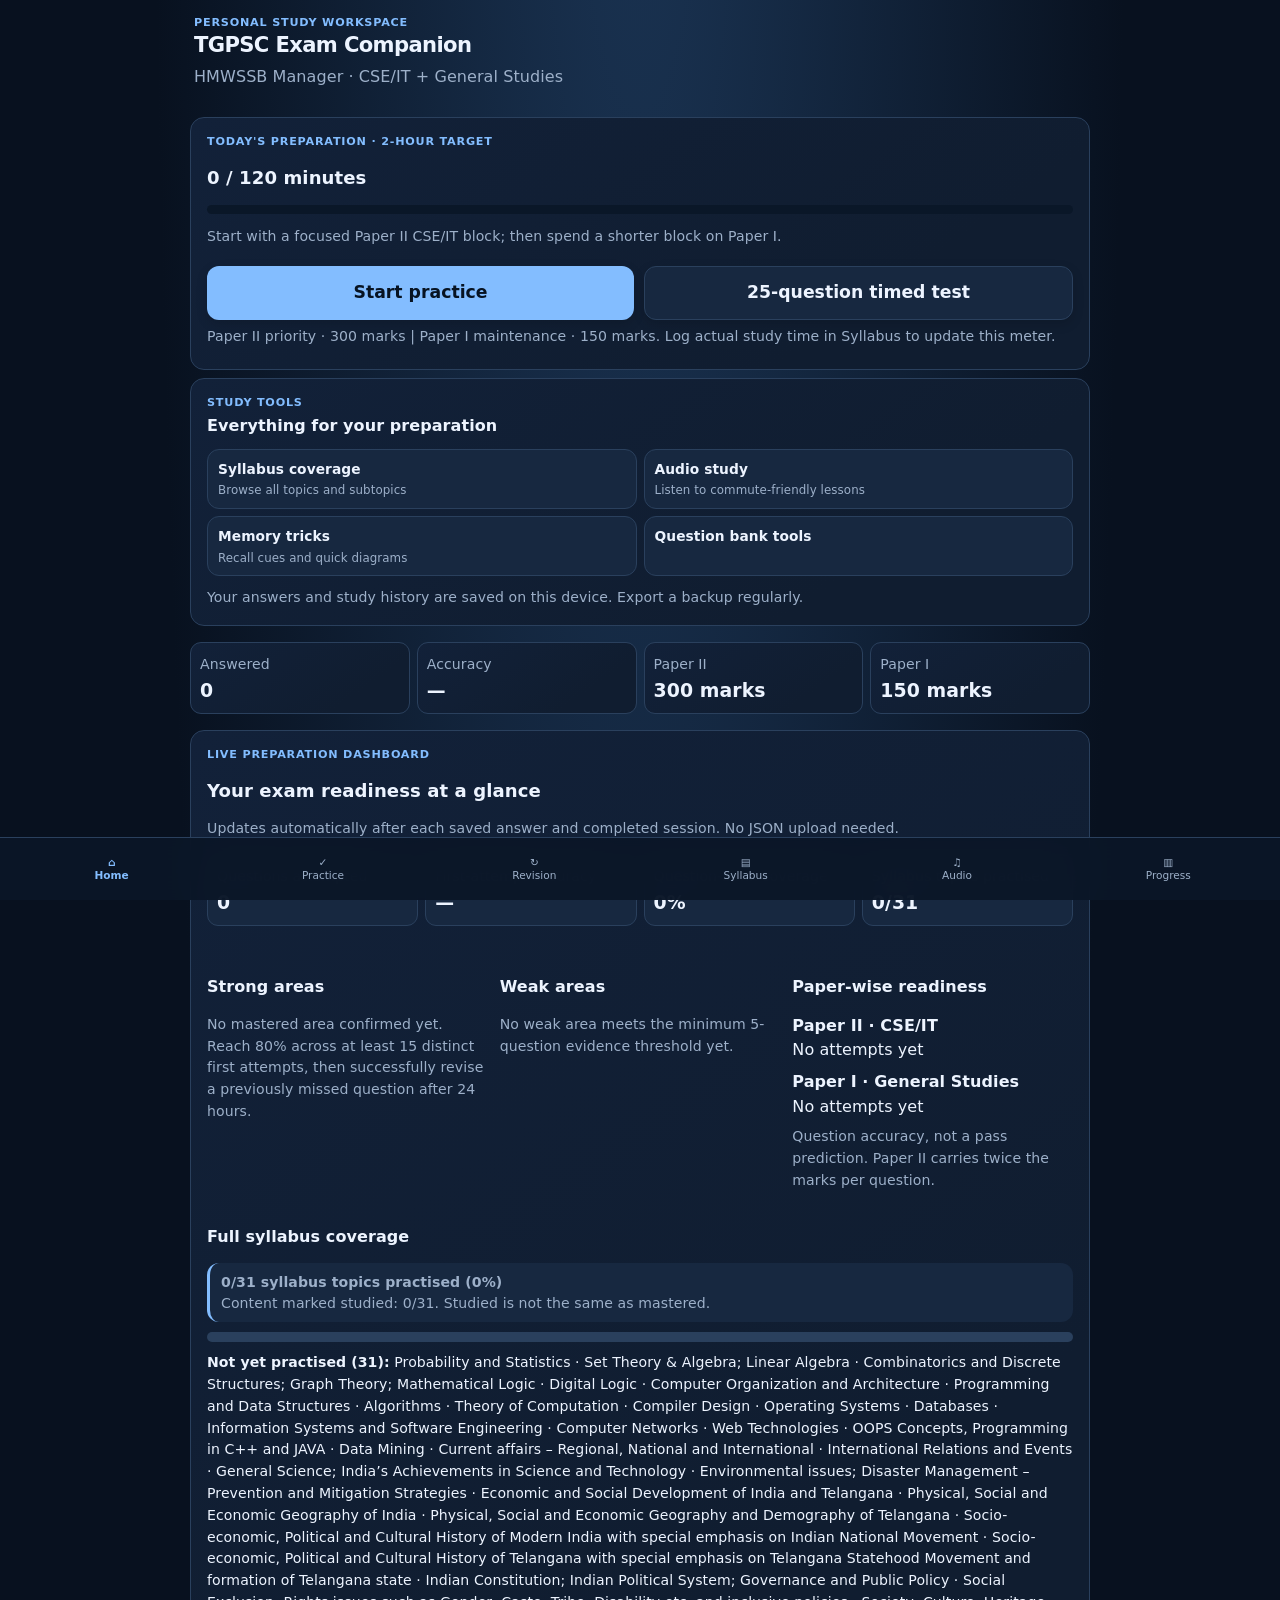
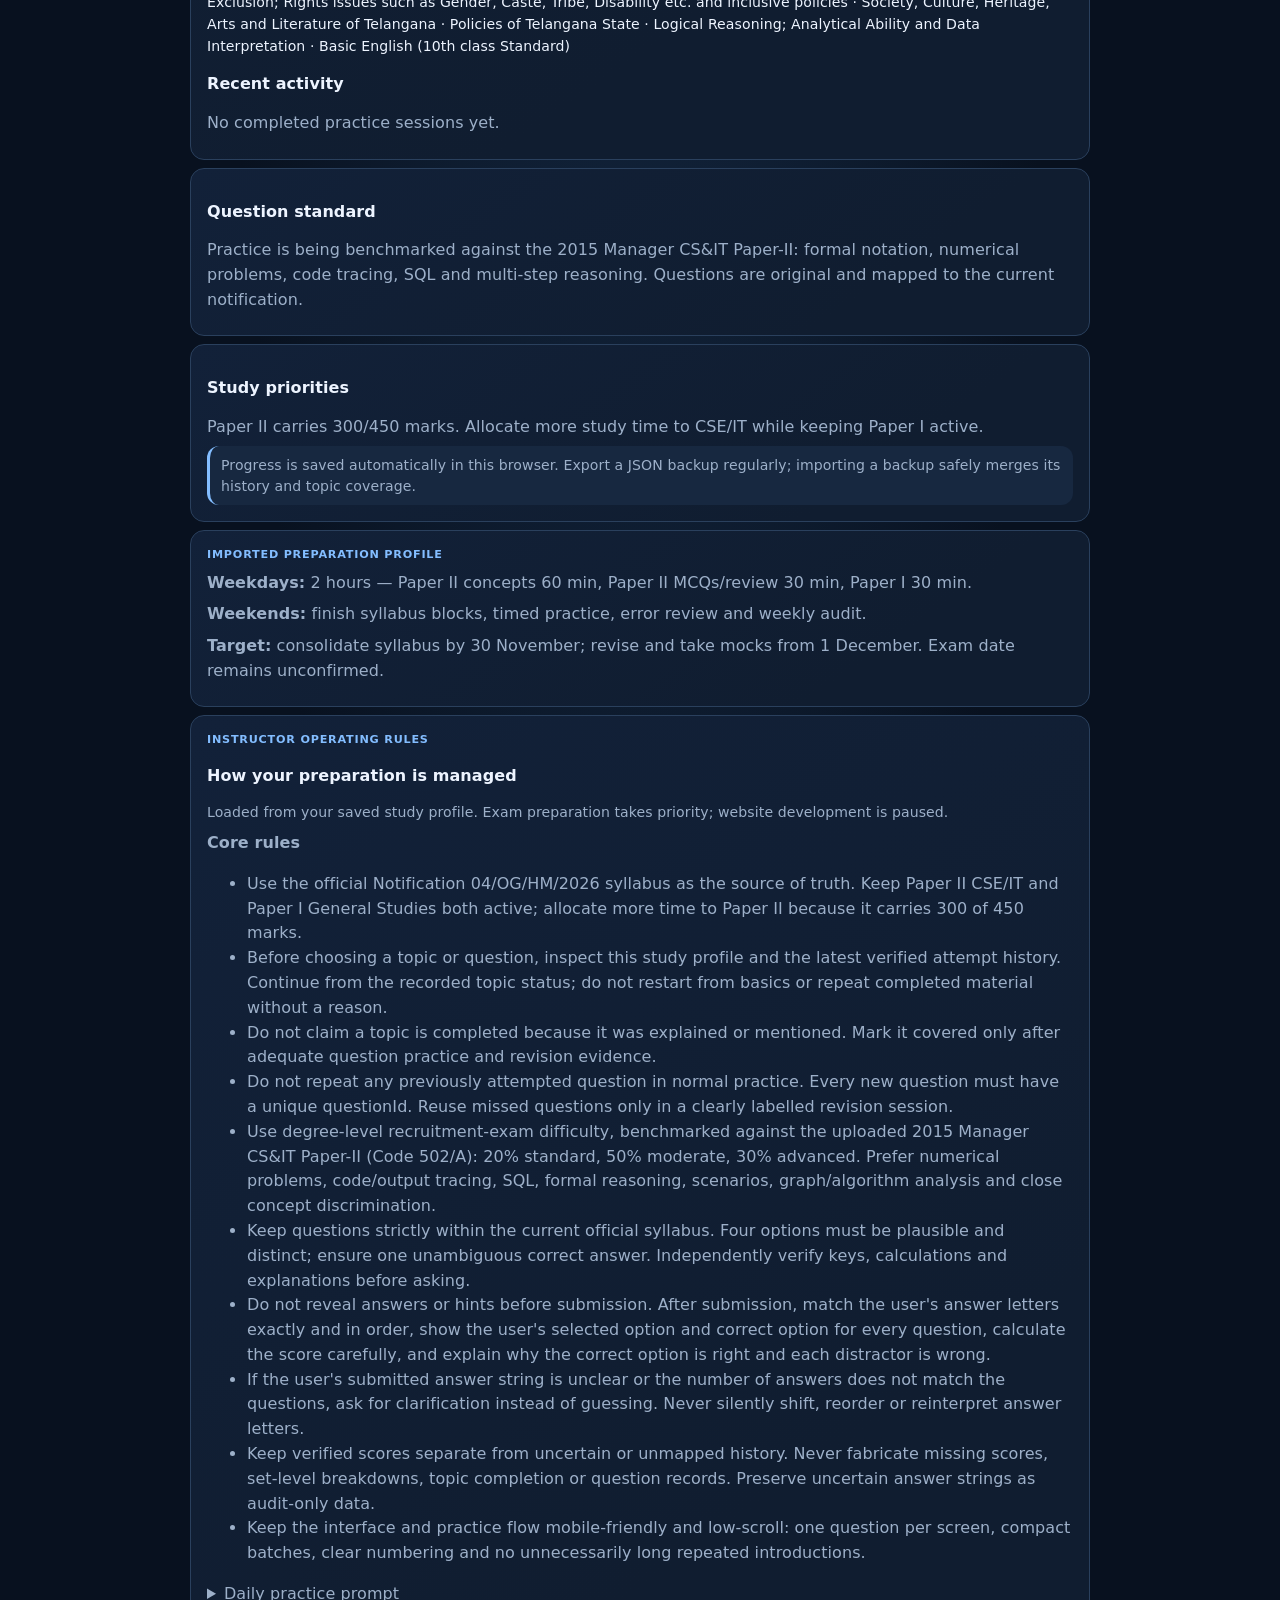
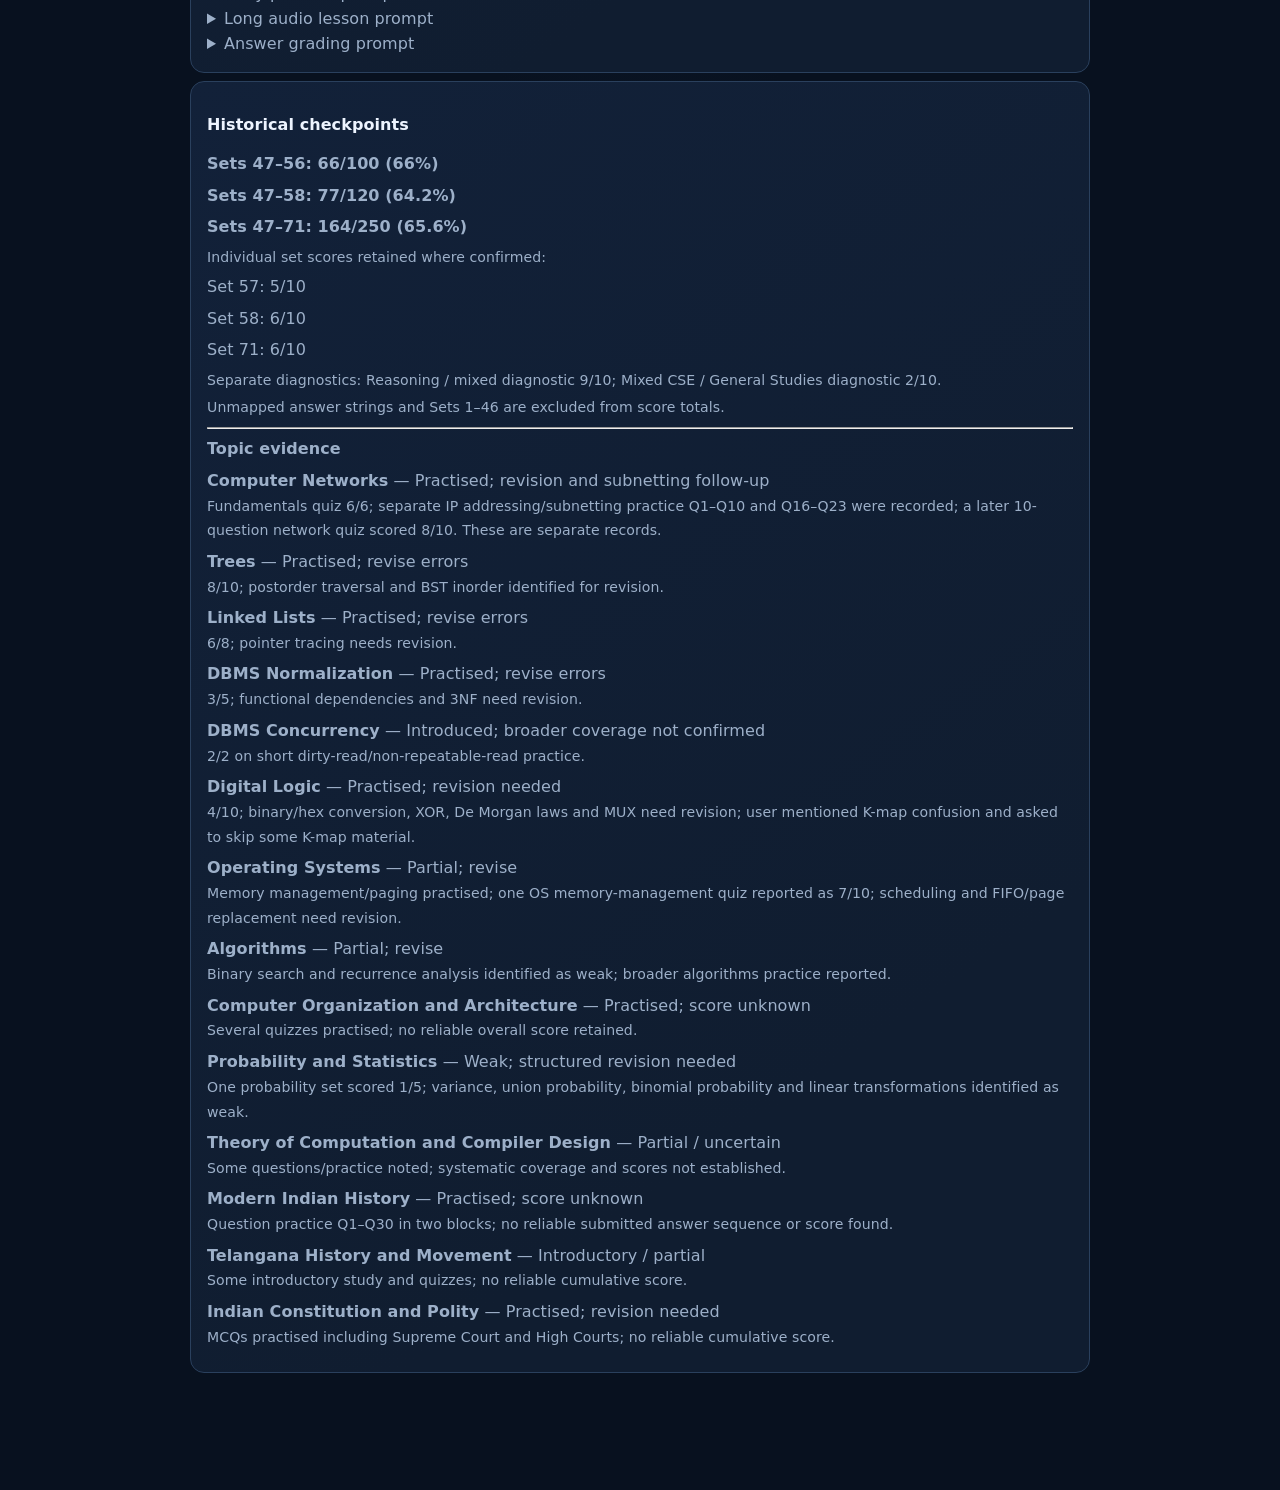
<file: index.html>
<!doctype html><html lang="en"><head><meta charset="utf-8"><meta name="viewport" content="width=device-width,initial-scale=1,viewport-fit=cover"><meta name="theme-color" content="#101827"><meta name="description" content="Personal mobile-first TGPSC exam preparation"><link rel="manifest" href="manifest.webmanifest"><title>TGPSC Exam Companion</title><style>
:root{color-scheme:dark;--bg:#0b1220;--panel:#121d30;--panel2:#19263b;--line:#2a3a52;--text:#edf3fb;--muted:#9aabc1;--accent:#79b8ff}*{box-sizing:border-box}body{margin:0;background:var(--bg);color:var(--text);font:16px/1.5 system-ui;padding-bottom:85px}header,main{max-width:740px;margin:auto}header{padding:20px 18px 8px}h1{font-size:1.35rem;margin:0}header p,.muted{color:var(--muted)}main{padding:10px 14px 30px}.view{display:none}.view.active{display:block}.card{background:var(--panel);border:1px solid var(--line);border-radius:18px;padding:17px;margin:12px 0}.eyebrow{font-size:.78rem;text-transform:uppercase;letter-spacing:.08em;color:var(--accent);font-weight:700}.stats{display:grid;grid-template-columns:repeat(2,1fr);gap:10px}.stat strong{display:block;font-size:1.7rem}.btn{border:0;border-radius:13px;background:var(--accent);color:#071322;padding:13px 16px;font-weight:750;font-size:1rem;width:100%}.btn.secondary{background:var(--panel2);color:var(--text);border:1px solid var(--line)}.btn:disabled{opacity:.4}nav{position:fixed;bottom:0;left:0;right:0;background:#101a2b;border-top:1px solid var(--line);display:grid;grid-template-columns:repeat(5,1fr);padding:8px 6px calc(8px + env(safe-area-inset-bottom));z-index:5}nav button{background:none;border:0;color:var(--muted);padding:7px 2px;font-size:.76rem}nav button.active{color:var(--accent);font-weight:800}.qtop{display:flex;justify-content:space-between;gap:8px}.qtext{font-size:1.12rem;font-weight:650;margin:18px 0}.option{display:flex;gap:12px;text-align:left;width:100%;background:var(--panel2);color:var(--text);border:1px solid var(--line);border-radius:13px;padding:14px;margin:9px 0;font-size:1rem}.option.selected{border:2px solid var(--accent);background:#203650}.option b{color:var(--accent)}.actions{display:flex;gap:10px;margin-top:18px}.actions>*{flex:1}.progress{height:7px;background:var(--panel2);border-radius:9px;overflow:hidden;margin:12px 0}.progress span{display:block;height:100%;background:var(--accent);width:0}input{background:var(--panel2);color:var(--text);border:1px solid var(--line);border-radius:10px;padding:12px;width:100%;font:inherit}table{width:100%;border-collapse:collapse}td,th{padding:10px 5px;border-bottom:1px solid var(--line);text-align:left;font-size:.9rem}.small{font-size:.84rem}.notice{border-left:3px solid var(--accent);padding:10px 12px;background:var(--panel2);border-radius:8px;color:var(--muted)}.pill{display:inline-block;background:var(--panel2);padding:4px 9px;border-radius:99px;color:var(--muted);font-size:.78rem}@media(min-width:600px){.stats{grid-template-columns:repeat(4,1fr)}}

/* Accessibility and visual polish */
:root{--success:#35c98a;--success-bg:#12392f;--danger:#ff7777;--danger-bg:#43262d;--focus:#ffd166}
body{font-size:18px;line-height:1.65;background:radial-gradient(ellipse at 50% -15%,#1b3150 0%,var(--bg) 58%);letter-spacing:.005em}
header{padding-top:24px}h1{font-size:1.55rem;letter-spacing:-.025em}h2{font-size:1.45rem;line-height:1.3}h3{font-size:1.18rem;line-height:1.35}
.card{padding:20px;border-radius:20px;box-shadow:0 8px 24px #00000020}
.qtext{font-size:1.28rem;line-height:1.58;font-weight:650;margin:22px 0}
.option{font-size:1.1rem;line-height:1.5;padding:17px 16px;min-height:60px;border-radius:15px;align-items:flex-start;transition:border-color .15s,background .15s,transform .15s}
.option b{font-size:1.05rem;min-width:1.35rem}.option:active{transform:scale(.99)}
.btn{font-size:1.08rem;min-height:52px;box-shadow:0 4px 12px #00000024}.btn:focus-visible,.option:focus-visible,nav button:focus-visible{outline:3px solid var(--focus);outline-offset:3px}
.eyebrow{font-size:.82rem}.muted{line-height:1.55}.small{font-size:.94rem}
.progress{height:9px}.pill{font-size:.84rem;padding:5px 11px}
.review-option{padding:13px 14px;margin:9px 0;border:1px solid var(--line);border-radius:13px;line-height:1.5;background:var(--panel2)}
.review-option.correct{border:2px solid var(--success);background:var(--success-bg)}
.review-option.incorrect{border:2px solid var(--danger);background:var(--danger-bg)}
.review-tag{display:inline-block;font-size:.78rem;font-weight:800;letter-spacing:.02em;padding:3px 8px;border-radius:99px;margin:0 0 0 7px}
.review-tag.correct{background:#1d654e;color:#baf5dc}.review-tag.incorrect{background:#783b43;color:#ffd5d5}
@media(min-width:600px){header,main{max-width:820px}.qtext{font-size:1.35rem}}
@media(max-width:380px){body{font-size:17px}.card{padding:16px}.option{padding:14px;font-size:1.04rem}} .recall-aid{margin-top:14px;padding:13px;background:#17283d;border:1px solid #34506f;border-radius:13px}.recall-aid b{color:#9dccff}.recall-aid .aid-cue{margin:6px 0}.aid-diagram{white-space:pre-wrap;overflow-wrap:anywhere;background:#0b1626;border-radius:9px;padding:10px;font: .9rem/1.45 ui-monospace,monospace;color:#c9e4ff;margin:9px 0 0}
#revision .card{padding:16px;margin:10px 0;border-radius:16px;box-shadow:none}#revision .rev-kpis{display:grid;grid-template-columns:repeat(3,minmax(0,1fr));gap:8px}#revision .rev-kpi{background:var(--panel2);border-radius:12px;padding:12px}#revision .rev-kpi strong{display:block;font-size:1.4rem}#revision .rev-kpi span,#revision small{font-size:.82rem;color:var(--muted)}#revision .rev-row{display:flex;align-items:center;gap:12px;padding:13px 0;border-bottom:1px solid var(--line)}#revision .rev-row:last-child{border:0}#revision .rev-copy{flex:1}#revision .rev-filter{display:flex;gap:8px;overflow:auto;padding:4px 0 12px}#revision .rev-filter button{white-space:nowrap;width:auto;min-height:40px;padding:8px 12px;border:1px solid var(--line);border-radius:999px;background:var(--panel2);color:var(--text)}#revision .rev-filter button.active{border-color:var(--accent);background:#203650}#revision .rev-question{padding:13px 0;border-bottom:1px solid var(--line)}#revision .rev-question p{font-size:1rem;line-height:1.5;margin:8px 0}#revision .rev-actions{display:flex;gap:8px;flex-wrap:wrap;margin-top:9px}#revision .rev-actions button{width:auto;min-height:38px;padding:7px 11px;font-size:.85rem}#revision .rev-empty{padding:16px 0;color:var(--muted);font-size:.92rem}</style><link rel="stylesheet" href="./app-ui.css?v=7"></head><body><header><div class="eyebrow">Personal study workspace</div><h1>TGPSC Exam Companion</h1><p>HMWSSB Manager · CSE/IT + General Studies</p></header><main>
<section id="home" class="view active"><div class="card" id="dailyFocus"><div class="eyebrow">Today's preparation · 2-hour target</div><h2 id="dailyMinutes">0 / 120 minutes</h2><div class="progress"><span id="dailyBar"></span></div><p class="muted small" id="dailyNext">Paper II first: complete one focused CSE block, then keep Paper I active.</p><div class="actions"><button class="btn" onclick="startQuiz()">Start practice</button><button class="btn secondary" onclick="startTimedQuiz()">25-question timed test</button><button class="btn secondary" id="continueSession" onclick="startQuiz()" style="display:none">Continue session</button></div><p class="small muted" id="dailyPaperSplit">Prioritise Paper II (300 marks); maintain Paper I revision.</p></div><div class="card home-tools"><div class="eyebrow">Study tools</div><h3>Everything for your preparation</h3><div class="home-tool-grid"><a href="./learning-centre.html"><b>Syllabus coverage</b><span>Browse all topics and subtopics</span></a><a href="./audio-study.html"><b>Audio study</b><span>Listen to commute-friendly lessons</span></a><a href="./memory-tricks.html"><b>Memory tricks</b><span>Recall cues and quick diagrams</span></a><details class="home-tool-more"><summary><b>Question bank tools</b></summary><p class="small muted">Validate and merge question batches locally.</p><a href="./batch-import.html">Open batch importer →</a></details></div><p class="small muted home-privacy">Your answers and study history are saved on this device. Export a backup regularly.</p></div><div class="stats"><div class="card stat"><span class="muted small">Answered</span><strong id="answered">0</strong></div><div class="card stat"><span class="muted small">Accuracy</span><strong id="accuracy">—</strong></div><div class="card stat"><span class="muted small">Paper II</span><strong>300 marks</strong></div><div class="card stat"><span class="muted small">Paper I</span><strong>150 marks</strong></div></div><div class="card" id="liveDashboard"><div class="eyebrow">Live preparation dashboard</div><h2>Your exam readiness at a glance</h2><p class="muted small">Updates automatically after each saved answer and completed session. No JSON upload needed.</p><div id="liveKpis" class="stats"></div><div class="grid" style="display:grid;grid-template-columns:repeat(auto-fit,minmax(240px,1fr));gap:12px;margin-top:14px"><div class="card"><h3>Strong areas</h3><div id="liveStrong"></div></div><div class="card"><h3>Weak areas</h3><div id="liveWeak"></div></div><div class="card"><h3>Paper-wise readiness</h3><div id="livePapers"></div></div></div><div style="margin-top:14px"><h3>Full syllabus coverage</h3><div id="liveCoverage"></div></div><div style="margin-top:14px"><h3>Recent activity</h3><div id="liveRecent" class="small muted"></div></div></div><div class="card"><h3>Question standard</h3><p class="muted">Practice is being benchmarked against the 2015 Manager CS&IT Paper-II: formal notation, numerical problems, code tracing, SQL and multi-step reasoning. Questions are original and mapped to the current notification.</p></div><div class="card"><h3>Study priorities</h3><p class="muted">Paper II carries 300/450 marks. Allocate more study time to CSE/IT while keeping Paper I active.</p><div class="notice">Progress is saved automatically in this browser. Export a JSON backup regularly; importing a backup safely merges its history and topic coverage.</div></div><div class="card"><div class="eyebrow">Imported preparation profile</div><div id="planSummary" class="muted">Loading your study profile…</div></div><div class="card"><div class="eyebrow">Instructor operating rules</div><h3>How your preparation is managed</h3><p class="muted small">Loaded from your saved study profile. Exam preparation takes priority; website development is paused.</p><div id="promptSummary" class="muted">Loading instructor prompts…</div></div><div class="card"><h3>Historical checkpoints</h3><div id="legacySummary" class="muted">Loading verified records…</div></div></section>
<section id="quiz" class="view"><div class="card"><div class="qtop"><span id="paperTag" class="pill"></span><span id="counter" class="muted small"></span></div><div class="progress"><span id="bar"></span></div><p id="quizTimer" class="notice small" hidden aria-live="polite"></p><div class="eyebrow" id="topic"></div><div class="qtext" id="question"></div><div class="qtop"><span id="answerStatus" class="muted small">Not answered</span><button class="btn secondary" id="flagQuestion" style="width:auto;min-height:40px;padding:8px 12px" onclick="toggleQuestionFlag()">☆ Mark for review</button></div><div id="options"></div><div class="actions"><button class="btn secondary" id="prev" onclick="move(-1)">Previous</button><button class="btn" id="next" onclick="move(1)">Next</button></div><p class="muted small">Your selection is saved on this device.</p></div></section>
<section id="results" class="view"><div class="card"><div class="eyebrow">Practice summary</div><h2 id="resultTitle"></h2><div id="resultBody"></div><button class="btn" onclick="show('home')">Back to dashboard</button></div></section>
<section id="revision" class="view"><div class="card"><div class="eyebrow">Personalised review queue</div><h2>Revision Centre</h2><p class="muted small">Based on your completed practice and saved questions on this device.</p><div class="rev-kpis"><div class="rev-kpi"><strong id="revDueCount">0</strong><span>To revise</span></div><div class="rev-kpi"><strong id="revDoneCount">0</strong><span>Marked revised</span></div><div class="rev-kpi"><strong id="revWeakCount">0</strong><span>Weak topics</span></div></div><div class="progress"><span id="revProgressBar"></span></div><p class="small muted" id="revProgressText">Your revision progress appears here.</p></div><div class="card"><div class="eyebrow">Revision priorities</div><div class="rev-row">⚠️ <div class="rev-copy"><b>Weak topics</b><small>At least 3 attempts and below 60% accuracy</small></div><b id="revWeakBadge">0</b></div><div class="rev-row">↺ <div class="rev-copy"><b>Wrong answers</b><small>Latest incorrect answers not yet revised</small></div><b id="revWrongBadge">0</b></div><div class="rev-row">▣ <div class="rev-copy"><b>Saved questions</b><small>Questions flagged for later</small></div><b id="revSavedBadge">0</b></div></div><div class="card"><div class="eyebrow">Your revision list</div><h3>Review questions</h3><div class="rev-filter" id="revFilters"><button class="active" data-filter="wrong" onclick="setRevisionFilter('wrong')">Wrong answers</button><button data-filter="weak" onclick="setRevisionFilter('weak')">Weak topics</button><button data-filter="saved" onclick="setRevisionFilter('saved')">Saved</button><button data-filter="all" onclick="setRevisionFilter('all')">All</button></div><div id="revisionItems"><p class="rev-empty">Loading…</p></div></div><div class="card"><h3>Recommended routine</h3><p class="small muted">Recall concepts for 10 minutes, then reattempt 10–20 questions. Mark an item revised only after you can explain the correct answer.</p><button class="btn secondary" onclick="show('progress')">View detailed performance</button></div></section><section id="progress" class="view"><div class="card"><div class="eyebrow">Live performance dashboard</div><h2>Live strengths, weaknesses and syllabus coverage</h2><div id="liveProgressMirror"></div></div><div class="card"><div class="eyebrow">Progress register</div><h2>Performance history</h2><div id="history"></div></div><div class="card"><div class="eyebrow">Topic-level evidence</div><h2>Topic performance</h2><p class="muted small">Calculated from completed normal-practice sessions only. Revision sessions are excluded so repeat practice does not inflate your first-attempt accuracy.</p><div id="topicMastery"></div></div><div class="card"><div class="eyebrow">Paper readiness</div><h2>Paper-wise first-attempt performance</h2><div id="paperReadiness"></div></div><div class="card"><div class="eyebrow">Subtopic-level evidence</div><h2>Detailed strengths and weak areas</h2><div id="subtopicMastery"></div></div><div class="card"><div class="eyebrow">Revision priorities</div><h2>Weak areas to study next</h2><div id="weakAreas"></div></div><div class="card"><h3>Backup progress</h3><p class="muted small">Export JSON to your phone, then import it on this or another browser.</p><button class="btn secondary" onclick="exportData()">Export backup</button><p></p><input type="file" id="importFile" accept="application/json"><p></p><button class="btn secondary" onclick="importData()">Import backup</button></div></section>
<section id="syllabus" class="view"><div class="card"><div class="eyebrow">Editable tracker</div><h2>Paper II — CSE/IT</h2><div id="syllabusList"></div><div id="paper2subtopicChecklist"></div></div><div class="card"><h2>Paper I — General Studies</h2><div id="paper1List"></div></div><div class="card"><div class="eyebrow">Study-time evidence</div><h3>Log a study block</h3><p class="muted small">Record actual study time separately from question practice and syllabus completion.</p><label for="logTopic">Syllabus topic</label><select id="logTopic" style="width:100%;padding:12px;background:var(--panel2);color:var(--text);border:1px solid var(--line);border-radius:10px;font:inherit"></select><label for="logActivity">Activity</label><select id="logActivity" style="width:100%;padding:12px;background:var(--panel2);color:var(--text);border:1px solid var(--line);border-radius:10px;font:inherit"><option>Concept learning</option><option>MCQ practice</option><option>Revision</option><option>Audio lesson</option><option>Timed test / mock</option></select><label for="logMinutes">Duration in minutes</label><input id="logMinutes" type="number" min="5" max="600" step="5" placeholder="e.g. 45"><label for="logNote">Short note (optional)</label><input id="logNote" type="text" maxlength="160" placeholder="What did you cover?"><button class="btn" onclick="logStudyBlock()">Save study block</button><div id="studyLogSummary" class="notice" style="margin-top:12px">Loading study-time summary…</div><div id="studyLogHistory" class="small muted"></div></div><div class="card"><div class="eyebrow">New workspace</div><h3>Government Exam Instructor</h3><p class="muted">Track Telangana Group 1/2/3, Telangana technical posts and Central Government CSE opportunities.</p><a class="btn" style="display:block;text-align:center;text-decoration:none" href="./government-exams.html">Open recruitment dashboard</a></div></section></main>
<nav><button class="active" data-view="home" onclick="show('home')">⌂<br>Home</button><button data-view="quiz" onclick="startQuiz()">✓<br>Practice</button><button data-view="revision" onclick="show('revision')">↻<br>Revision</button><button data-view="syllabus" onclick="show('syllabus')">▤<br>Syllabus</button><button data-view="audio" onclick="location.href='./audio-study.html'">♫<br>Audio</button><button data-view="progress" onclick="show('progress')">▥<br>Progress</button></nav>
<script>const $=id=>document.getElementById(id);
let cse=[],gs=[],bank=[],session=[],i=0,sessionMode="practice",quizTimerHandle=null;
let s=JSON.parse(localStorage.getItem("tgpscState")||"{}");
s.schemaVersion=2;s.answers=s.answers||{};s.completed=s.completed||[];s.history=s.history||[];s.attemptedIds=s.attemptedIds||[];s.activeSession=s.activeSession||null;s.currentIndex=s.currentIndex||0;s.flaggedQuestions=s.flaggedQuestions||[];
function save(){localStorage.setItem("tgpscState",JSON.stringify(s));stats();renderDailyFocus()};
function renderDailyFocus(){const box=$("dailyMinutes");if(!box)return;const now=new Date(),start=new Date(now);start.setHours(0,0,0,0);const minutes=(s.studyLogs||[]).filter(x=>new Date(x.date)>=start&&new Date(x.date)<=now).reduce((n,x)=>n+(Number(x.minutes)||0),0);box.textContent=Math.min(minutes,120)+" / 120 minutes";$("dailyBar").style.width=Math.min(100,minutes/120*100)+"%";$("dailyNext").textContent=minutes>=120?"Daily target reached. Use remaining time for error review or a timed mock.":minutes===0?"Start with a focused Paper II CSE/IT block; then spend a shorter block on Paper I.":"Logged "+minutes+" minutes today. Continue with Paper II first, then revise Paper I.";const active=Array.isArray(s.activeSession)&&s.activeSession.length>0;$("continueSession").style.display=active?"block":"none";$("dailyPaperSplit").textContent="Paper II priority · 300 marks | Paper I maintenance · 150 marks. Log actual study time in Syllabus to update this meter."}
function show(id){document.querySelectorAll(".view").forEach(x=>x.classList.toggle("active",x.id===id));document.querySelectorAll("nav button").forEach(x=>x.classList.toggle("active",x.dataset.view===id));if(id==="revision"){renderRevision()}if(id==="progress"){historyView();topicMasteryView();if(!bank.length)loadBank().then(()=>{if(bank.length){migrateHistoryMetadata();topicMasteryView()}});}if(id==="syllabus")syllabusView();scrollTo(0,0)}
async function loadBank(){if(bank.length)return true;try{const r=await fetch("./question-bank.json");if(!r.ok)throw Error();const d=await r.json();bank=d.questions||[];migrateHistoryMetadata();return bank.length>0}catch(e){alert("Question bank could not load. Check your connection and refresh.");return false}}
function shuffled(items){const a=[...items];for(let n=a.length-1;n>0;n--){const j=Math.floor(Math.random()*(n+1));[a[n],a[j]]=[a[j],a[n]]}return a}
function selectBalanced(pool,count){const candidates=shuffled(pool),chosen=[],topicCounts=new Map();while(chosen.length<count&&candidates.length){let best=-1,bestScore=-Infinity;for(let n=0;n<candidates.length;n++){const q=candidates[n],topic=String(q.topicId||q.topic||"unknown"),difficulty=q.difficulty||"moderate";const score=-(topicCounts.get(topic)||0)*100+(difficulty==="advanced"?2:difficulty==="moderate"?1:0)+Math.random();if(score>bestScore){bestScore=score;best=n}}const q=candidates.splice(best,1)[0];chosen.push(q);const topic=String(q.topicId||q.topic||"unknown");topicCounts.set(topic,(topicCounts.get(topic)||0)+1)}return chosen}
async function startQuiz(){if(!await loadBank())return;
if(Array.isArray(s.activeSession)&&s.activeSession.length>0){const restored=s.activeSession.map(id=>bank.find(q=>q.id===id));if(restored.length&&restored.every(Boolean)&&(!restored.every(q=>s.attemptedIds.includes(q.id))||s.sessionMode==="timed")){session=restored;sessionMode=s.sessionMode||"practice";i=Math.min(s.currentIndex||0,session.length-1);draw();show("quiz");if(sessionMode==="timed"||sessionMode==="practice")startQuizClock();return}}
// A completed/stale saved session must never block a fresh unseen session.
s.activeSession=null;s.currentIndex=0;s.answers={};s.timedEndsAt=null;
const attempted=new Set(s.attemptedIds),ids=new Set(),unused=bank.filter(q=>!attempted.has(q.id)&&!ids.has(q.id)&&ids.add(q.id));
const p2Pool=unused.filter(q=>q.paper===2),p1Pool=unused.filter(q=>q.paper===1);
// Prefer unseen questions, but top up each paper from its full bank pool
// when necessary so every practice session keeps the exact 5+5 split.
const p2Fresh=selectBalanced(p2Pool,5),p1Fresh=selectBalanced(p1Pool,5);
const p2Ids=new Set(p2Fresh.map(q=>q.id)),p1Ids=new Set(p1Fresh.map(q=>q.id));
const p2Repeat=selectBalanced(bank.filter(q=>q&&q.paper===2&&!p2Ids.has(q.id)),5-p2Fresh.length);
const p1Repeat=selectBalanced(bank.filter(q=>q&&q.paper===1&&!p1Ids.has(q.id)),5-p1Fresh.length);
const p2=[...p2Fresh,...p2Repeat],p1=[...p1Fresh,...p1Repeat];
if(p2.length<5||p1.length<5){save();alert("The question bank needs at least 5 valid questions for each paper to create the required 5+5 practice session.");return}
session=[...p2,...p1];sessionMode="practice";s.sessionMode=sessionMode;s.answers={};s.activeSession=session.map(q=>q.id);s.currentIndex=0;s.timedEndsAt=Date.now()+10*60*1000;i=0;save();draw();show("quiz");startQuizClock()}
async function startTimedQuiz(){if(!await loadBank())return;
if(Array.isArray(s.activeSession)&&s.activeSession.length){alert("You have an unfinished session. Continue or submit it before starting a timed test.");return}
// Timed mocks are assessments, not first-attempt practice: reuse the full bank,
// while keeping question IDs unique within this test. Normal practice stays unseen-only.
const ids=new Set(),available=bank.filter(q=>q&&q.id!=null&&!ids.has(q.id)&&ids.add(q.id));
const p2=selectBalanced(available.filter(q=>q.paper===2),12),p1=selectBalanced(available.filter(q=>q.paper===1),8);
if(p2.length<12||p1.length<8){alert("The question bank needs at least 12 Paper II and 8 Paper I questions for a full 20-question timed test. Add questions to the bank and try again.");return}
session=[...p2,...p1];sessionMode="timed";s.sessionMode=sessionMode;s.answers={};s.activeSession=session.map(q=>q.id);s.currentIndex=0;s.timedEndsAt=Date.now()+20*60*1000;i=0;save();draw();show("quiz");startQuizClock()}
function startQuizClock(){if(quizTimerHandle)clearInterval(quizTimerHandle);const box=$("quizTimer");if(sessionMode!=="timed"&&sessionMode!=="practice"){box.hidden=true;return}if(!Number(s.timedEndsAt)){s.timedEndsAt=Date.now()+(sessionMode==="timed"?20:10)*60*1000;save()}box.hidden=false;const tick=()=>{const remaining=Math.max(0,Number(s.timedEndsAt||0)-Date.now()),minutes=Math.floor(remaining/60000),seconds=Math.floor((remaining%60000)/1000);box.textContent=(sessionMode==="timed"?"Timed test":"Practice")+" · "+String(minutes).padStart(2,"0")+":"+String(seconds).padStart(2,"0")+" remaining";if(remaining<=0){clearInterval(quizTimerHandle);quizTimerHandle=null;finish(true)}};tick();if(s.activeSession&&(sessionMode==="timed"||sessionMode==="practice"))quizTimerHandle=setInterval(tick,1000)}
async function startRevision(){if(!await loadBank())return;const missed=new Set(s.flaggedQuestions||[]);(s.history||[]).forEach(r=>(r.review||[]).forEach(q=>{if(q.selected!==undefined&&q.selected!==q.answer)missed.add(q.id)}));const qs=[...missed].map(id=>bank.find(q=>q.id===id)).filter(Boolean).slice(0,10);if(!qs.length){alert("No recorded mistakes to revise yet. Complete a practice session first.");return}session=qs;sessionMode="revision";s.sessionMode=sessionMode;s.answers={};s.activeSession=session.map(q=>q.id);s.currentIndex=0;i=0;save();draw();show("quiz")}
function draw(){const q=session[i];if(!q)return;$("paperTag").textContent=q.paper===2?"Paper II · 2 marks":"Paper I · 1 mark";$("counter").textContent=(sessionMode==="revision"?"Revision · ":sessionMode==="timed"?"Timed test · ":"")+"Question "+(i+1)+" of "+session.length;$("bar").style.width=((i+1)/session.length*100)+"%";$("topic").textContent=q.topic+" · "+q.subtopic+" · "+q.difficulty;$("question").textContent=q.stem;const flagged=s.flaggedQuestions.includes(q.id);$("flagQuestion").textContent=flagged?"★ Marked for review":"☆ Mark for review";$("answerStatus").textContent=s.answers[q.id]===undefined?"Not answered":"Answer selected · saved";$("options").innerHTML=q.options.map((v,n)=>'<button class="option '+(s.answers[q.id]===n?"selected":"")+'" onclick="choose('+n+')"><b>'+String.fromCharCode(65+n)+'</b><span>'+v+'</span></button>').join("");$("prev").disabled=i===0;$("next").textContent=i===session.length-1?"Submit session":"Next"}
function choose(n){s.answers[session[i].id]=n;save();draw()}
function toggleQuestionFlag(){const id=session[i]?.id;if(!id)return;s.flaggedQuestions=s.flaggedQuestions||[];s.flaggedQuestions=s.flaggedQuestions.includes(id)?s.flaggedQuestions.filter(x=>x!==id):[...s.flaggedQuestions,id];save();draw()}
function move(d){if(d===1&&i===session.length-1){if(session.some(q=>s.answers[q.id]===undefined)){alert("Please answer all "+session.length+" questions before submitting. Move back to unanswered questions.");return}finish();return}i=Math.max(0,Math.min(session.length-1,i+d));s.currentIndex=i;save();draw()}
function finish(timeExpired=false){if(sessionMode==="timed"&&!timeExpired&&session.some(q=>s.answers[q.id]===undefined)){alert("Please answer all questions before submitting, or wait for the timer to finish.");return}if(quizTimerHandle){clearInterval(quizTimerHandle);quizTimerHandle=null}let right=0,marks=0,maxMarks=0,p2={right:0,total:0,marks:0},p1={right:0,total:0,marks:0};let review=session.map(q=>{let selected=s.answers[q.id],ok=selected===q.answer,w=q.paper===2?2:1;maxMarks+=w;if(ok){right++;marks+=w}let p=q.paper===2?p2:p1;p.total++;if(ok){p.right++;p.marks+=w}return {id:q.id,paper:q.paper,topicId:q.topicId||"",topic:q.topic,subtopic:q.subtopic||"Unspecified subtopic",stem:q.stem,options:q.options,selected,answer:q.answer,explanations:q.explanations,difficulty:q.difficulty}});session.forEach(q=>{if(!s.attemptedIds.includes(q.id))s.attemptedIds.push(q.id)});let record={date:new Date().toISOString(),right,total:session.length,marks,maxMarks,paper2:p2,paper1:p1,review};s.history.unshift(record);record.mode=sessionMode;s.activeSession=null;s.sessionMode=null;s.currentIndex=0;s.answers={};s.timedEndsAt=null;save();renderReview(record);sessionMode="practice";show("results")}
function escapeHtml(v){return String(v??"").replace(/[&<>"']/g,ch=>({"&":"&amp;","<":"&lt;",">":"&gt;",'"':"&quot;","'":"&#39;"}[ch]))}
function recallAid(q){
 const text=[q.topic,q.subtopic,q.stem].filter(Boolean).join(" ").toLowerCase();
 const has=(...terms)=>terms.some(t=>text.includes(t));
 const lines=(...items)=>items.join("\n");
 if(has("where clause","having clause","group by"))return {cue:"WHERE filters individual rows; GROUP BY forms groups; HAVING filters the groups. Ask: am I filtering a row or an aggregate group?",diagram:"ROWS → WHERE → GROUP BY → HAVING → RESULT"};
 if(has("acid","atomicity","durability","isolation property","acid properties"))return {cue:"ACID: Atomicity = all or nothing; Consistency = rules stay valid; Isolation = concurrent work is separated; Durability = committed data survives.",diagram:lines("A · all-or-nothing","C · constraints stay valid","I · transactions isolated","D · committed data persists")};
 if(has("deadlock","circular wait","hold and wait","mutual exclusion"))return {cue:"Deadlock's four conditions: Mutual exclusion, Hold-and-wait, No preemption, Circular wait. Break any one to prevent the classic deadlock.",diagram:lines("M → H → N → C","Mutual exclusion","Hold-and-wait","No preemption","Circular wait")};
 if(has("blocked","waiting state","ready state","process state","disk i/o","io request"))return {cue:"Ready = waiting for CPU; Running = on CPU; Blocked = waiting for I/O or an event. Disk I/O means Blocked, not Ready.",diagram:lines("READY ──CPU assigned──▶ RUNNING","  ▲                       │","  └──── pre-empted ───────┘","                          │ I/O wait","                          ▼","                       BLOCKED","                          │ I/O done","                          └────▶ READY")};
 if(has("breadth first","depth first","bfs","dfs","shortest path"))return {cue:"BFS spreads breadth-wise, one level at a time; DFS dives deep, then backtracks. BFS gives shortest edge-count paths in unweighted graphs.",diagram:lines("BFS:  0","      / \\","     1   2","    /","   3     (level by level)","","DFS: follow one branch deeply,","     then backtrack")};
 if(has("heap","parent index","left child","right child"))return {cue:"For a zero-based heap array: left child = 2i+1; right child = 2i+2; parent = floor((i−1)/2). Check whether the question uses zero- or one-based indexing.",diagram:lines("       i","      / \\","   2i+1  2i+2")};
 if(has("subnet","cidr","prefix length","/24","/25","/26","/27","/28","network address","broadcast address"))return {cue:"Each extra CIDR prefix bit halves the address block. Ordinary usable IPv4 hosts = 2^(32−prefix) − 2; subtract network and broadcast addresses.",diagram:lines("/24  256 addresses"," └─ /25 128 + 128","     └─ /26 64 + 64","         └─ /27 32 + 32")};
 if(has("tcp","udp","transmission control protocol","user datagram protocol"))return {cue:"TCP provides a reliable, ordered byte stream with acknowledgements/retransmission. UDP sends connectionless datagrams without built-in delivery or ordering guarantees.",diagram:lines("TCP: send ⇄ ACK / retransmit","UDP: send datagram → (no built-in ACK)")};
 if(has("lexical analysis","syntax analysis","semantic analysis","compiler phase"))return {cue:"Compiler front end: lexical analysis makes tokens; syntax analysis checks grammar; semantic analysis checks meaning/types. Optimisation and code generation follow.",diagram:lines("Characters → TOKENS → SYNTAX TREE","          lexical     syntax","             → meaning/types","                 semantic")};
 if(has("big-o","time complexity","o(n","o(n²","o(log","complexity"))return {cue:"Compare growth rates, not just small-input speed. Doubling n makes n² work about four times larger; n log n grows much more slowly than n².",diagram:lines("n doubles:  n → 2n","n² work:    n² → 4n²")};
 if(has("fundamental rights","directive principles","part iii","part iv","article 32"))return {cue:"Constitution anchor: Part III = Fundamental Rights; Part IV = Directive Principles. Article 32 is the right to constitutional remedies.",diagram:lines("PART III  → RIGHTS","PART IV   → DPSP")};
 if(has("quit india","dandi","lahore session","gandhi-irwin","purna swaraj"))return {cue:"Timeline hook: 1929 Lahore/Purna Swaraj → 1930 Dandi March → 1931 Gandhi–Irwin Pact → 1942 Quit India.",diagram:lines("1929 → 1930 → 1931 → 1942","Lahore  Dandi   Pact   Quit India")};
 if(has("latitude","longitude","equator","prime meridian"))return {cue:"Latitude measures north/south of the Equator. Longitude measures east/west of the Prime Meridian.",diagram:lines("LATITUDE   ↔ horizontal rings","LONGITUDE  ↕ pole-to-pole lines")};

 if(has("two's complement","twos complement","signed overflow","4-bit signed","4 bit signed"))return {cue:"For signed two's-complement addition, overflow occurs when two operands with the same sign produce a result with the opposite sign. Carry-out alone does not determine signed overflow.",diagram:lines("Same signs + opposite result sign → OVERFLOW","+7 (0111) + 1 (0001) = 1000","4-bit signed range: −8 to +7")};
 if(has("de morgan","boolean algebra","boolean expression","logic gate","nand gate","nor gate","truth table"))return {cue:"De Morgan's rule: break the outer NOT across the bracket, flip AND ↔ OR, and complement every term. Do not forget to flip the operator inside the bracket.",diagram:lines("NOT (A AND B) = NOT A OR NOT B","NOT (A OR B)  = NOT A AND NOT B","AND ↔ OR  +  complement each term")};
 if(has("bayes","conditional probability","sensitivity","specificity","false positive","prior probability"))return {cue:"Bayes reminder: posterior = (likelihood × prior) ÷ evidence. Keep P(A|B) separate from P(B|A); sensitivity is not the probability of disease after a positive test.",diagram:lines("P(condition | +)","= P(+ | condition) × P(condition)","  ÷ P(+)")};
 if(has("permutation","combination","npr","ncr","arrangement"))return {cue:"Order matters → permutation. Order does not matter → combination. For the same n and r: nPr = nCr × r!.",diagram:lines("PERMUTATION: arrange → order matters","COMBINATION: choose → order ignored","nPr = n!/(n−r)!","nCr = n!/[r!(n−r)!]")};
 if(has("mean","median","mode","standard deviation","variance","normal distribution","z-score"))return {cue:"Mean is sensitive to extreme values; median is the middle after sorting; mode is most frequent. Variance is the average squared deviation (with the relevant population/sample denominator); standard deviation is its square root.",diagram:lines("Sort data → MEDIAN = middle","Most repeated → MODE","Average → MEAN","SD = √variance")};
 if(has("normalization","1nf","2nf","3nf","bcnf","functional dependency","partial dependency","transitive dependency"))return {cue:"Normalization ladder: 1NF removes repeating groups and keeps values atomic; 2NF removes partial dependency on a candidate key; 3NF removes transitive dependency of non-key attributes; BCNF requires every determinant to be a superkey.",diagram:lines("1NF → atomic values","2NF → no partial dependency","3NF → no transitive dependency","BCNF → every determinant is a superkey")};
 if(has("primary key","candidate key","foreign key","superkey","referential integrity"))return {cue:"Key check: a superkey uniquely identifies rows; a candidate key is a minimal superkey; one candidate is chosen as primary; a foreign key references a candidate/primary key in another (or the same) table.",diagram:lines("SUPERKEY → unique","CANDIDATE → minimal superkey","PRIMARY → chosen candidate","FOREIGN → references another key")};
 if(has("paging","page fault","virtual memory","tlb","page table","page replacement","fifo","lru"))return {cue:"Paging divides virtual memory into pages and physical memory into frames. A page fault means the needed page is not currently mapped in RAM; TLB caches recent address translations.",diagram:lines("Virtual page → page table/TLB → frame","Page absent in RAM → page fault","FIFO: oldest loaded | LRU: least recently used")};
 if(has("cpu scheduling","round robin","sjf","shortest job","turnaround time","waiting time","response time"))return {cue:"Scheduling formulas: turnaround = completion − arrival; waiting = turnaround − CPU burst; response = first start − arrival. Round Robin uses a time quantum; SJF chooses the shortest next CPU burst.",diagram:lines("Arrival → first CPU start → completion","Response = first start − arrival","Turnaround = completion − arrival","Waiting = turnaround − burst")};
 if(has("stack","queue","linked list","binary search tree","bst","inorder","preorder","postorder"))return {cue:"Structure shortcut: stack = LIFO; queue = FIFO. In a BST, inorder traversal visits keys in sorted order. A linked list follows links; it does not provide array-style constant-time random access.",diagram:lines("STACK: last in → first out","QUEUE: first in → first out","BST inorder: LEFT → ROOT → RIGHT")};
 if(has("binary search","merge sort","quick sort","insertion sort","bubble sort","sorting algorithm"))return {cue:"Sorting anchors: binary search needs sorted data and halves the search range each step (O(log n)); merge sort guarantees O(n log n); insertion sort is useful for small or nearly sorted inputs.",diagram:lines("Binary search: n → n/2 → n/4 → …","Merge sort: divide + merge → O(n log n)","Insertion: grow a sorted prefix")};
 if(has("dijkstra","bellman-ford","minimum spanning tree","kruskal","prim","topological sort"))return {cue:"Graph algorithm check: Dijkstra requires non-negative edge weights; Bellman–Ford handles negative edges and can detect a reachable negative cycle; Kruskal/Prim build a minimum spanning tree in a connected, weighted, undirected graph.",diagram:lines("Dijkstra → non-negative weights","Bellman–Ford → negative edges/cycle check","Kruskal / Prim → minimum spanning tree")};
 if(has("finite automata","dfa","nfa","regular expression","regular language","pumping lemma"))return {cue:"Automata memory: DFA has exactly one transition per state and input symbol; NFA may have multiple or ε-transitions. DFA and NFA recognise the same class: regular languages.",diagram:lines("DFA: one next state per symbol","NFA: zero / one / many; ε may occur","Both → REGULAR LANGUAGES")};
 if(has("compiler","lexical analysis","syntax analysis","semantic analysis","intermediate code","code generation"))return {cue:"Compiler phases: lexical analysis groups characters into tokens; syntax analysis checks grammar; semantic analysis checks meaning and types; intermediate representation is then optimised and translated to target code.",diagram:lines("Characters → TOKENS → SYNTAX","→ SEMANTICS → IR / OPTIMISE","→ TARGET CODE")};
 if(has("inheritance","polymorphism","encapsulation","abstraction","object-oriented"))return {cue:"OOP four pillars: encapsulation bundles state with controlled access; abstraction exposes essentials; inheritance reuses/extends a base type; polymorphism lets one interface have different implementations.",diagram:lines("E = Encapsulation (protect state)","A = Abstraction (show essentials)","I = Inheritance (extend/reuse)","P = Polymorphism (many forms)")};
 if(has("http","https","get method","post method","status code","rest api"))return {cue:"HTTP shortcut: GET retrieves a representation; POST submits data for processing/creation. HTTPS is HTTP protected by TLS. Remember common status groups: 2xx success, 3xx redirect, 4xx client error, 5xx server error.",diagram:lines("2xx → SUCCESS","3xx → REDIRECT","4xx → CLIENT ERROR","5xx → SERVER ERROR")};
 if(has("software development life cycle","waterfall","agile","scrum","testing","verification","validation"))return {cue:"V&V distinction: verification asks 'are we building the product right?'; validation asks 'are we building the right product?'. Agile iterates in short cycles; Waterfall proceeds through more sequential phases.",diagram:lines("VERIFICATION → conforms to specification?","VALIDATION → meets user need?","Agile → iterative | Waterfall → sequential")};
 return {cue:"No verified topic-specific mnemonic is available for this exact question. Remember the correct answer and explain why it is true; avoid memorising an unrelated shortcut.",diagram:""};
}
function renderReview(r){
 const pct=r.total?Math.round(r.right/r.total*100):0;
 $("resultTitle").textContent=r.right+" / "+r.total+" correct";
 const paperSummary='<div class="review-summary"><div class="review-summary-top"><b>Practice result</b><strong>'+pct+'% accuracy</strong></div><div class="review-summary-track"><span style="width:'+pct+'%"></span></div><div class="review-summary-meta"><span>Paper II · '+r.paper2.right+'/'+r.paper2.total+' · '+r.paper2.marks+'/'+(r.paper2.total*2)+' marks</span><span>Paper I · '+r.paper1.right+'/'+r.paper1.total+' · '+r.paper1.marks+'/'+r.paper1.total+' marks</span></div><div class="review-summary-foot">'+r.marks+' / '+r.maxMarks+' weighted marks · No negative marking</div></div>';
 $("resultBody").innerHTML=paperSummary+r.review.map((q,n)=>{
  const aid=recallAid(q);
  return '<article class="review-question"><div class="review-question-head"><span class="review-qnum">QUESTION '+(n+1)+'</span><span class="review-qmeta">'+(q.paper===2?"Paper II":"Paper I")+' · '+escapeHtml(q.difficulty)+'</span></div><b class="review-topic">'+escapeHtml(q.topic)+'</b><p class="review-stem">'+escapeHtml(q.stem)+'</p><div class="review-options">'+q.options.map((o,k)=>{
   const correct=k===q.answer,chosen=k===q.selected,cls=correct?"correct":chosen?"incorrect":"";
   const tag=correct?'<span class="review-tag correct">✓ Correct</span>':chosen?'<span class="review-tag incorrect">✕ Your answer</span>':"";
   const explanation=(q.explanations||[])[k]||"No explanation provided for this option.";
   return '<div class="review-option '+cls+'"><div class="review-option-head"><b>'+String.fromCharCode(65+k)+'. '+escapeHtml(o)+'</b>'+tag+'</div>'+(correct?'<div class="review-explanation">'+escapeHtml(explanation)+'</div>':'<details class="review-explain"><summary>Why this option?</summary><p>'+escapeHtml(explanation)+'</p></details>')+'</div>';
  }).join("")+'</div><section class="recall-aid"><div class="memory-trick-title">🧠 Memory trick</div><div class="aid-cue">'+escapeHtml(aid.cue)+'</div>'+(aid.diagram?'<pre class="aid-diagram">'+escapeHtml(aid.diagram)+'</pre>':'')+'</section></article>';
 }).join("");
}
function renderReview(r){
 $("resultTitle").textContent=(r.mode==="revision"?"Revision · ":"")+r.right+" / "+r.total+" correct · "+r.marks+" / "+r.maxMarks+" weighted marks";
 $("resultBody").innerHTML='<div class="notice">Paper II: '+r.paper2.right+'/'+r.paper2.total+' correct · '+r.paper2.marks+'/'+(r.paper2.total*2)+' marks<br>Paper I: '+r.paper1.right+'/'+r.paper1.total+' correct · '+r.paper1.marks+'/'+r.paper1.total+' marks<br>No negative marking has been applied.</div>'+r.review.map((q,n)=>{
  const aid=recallAid(q);
  return '<article class="review-question"><div class="eyebrow">Q'+(n+1)+' · '+(q.paper===2?"Paper II":"Paper I")+' · '+escapeHtml(q.difficulty)+'</div><b class="review-topic">'+escapeHtml(q.topic)+'</b><p class="review-stem">'+escapeHtml(q.stem)+'</p>'+q.options.map((o,k)=>{
   const correct=k===q.answer,chosen=k===q.selected,cls=correct?"correct":chosen?"incorrect":"";
   const tag=correct?'<span class="review-tag correct">✓ CORRECT</span>':chosen?'<span class="review-tag incorrect">✕ YOUR ANSWER</span>':"";
   const explanation=(q.explanations||[])[k]||"No explanation provided for this option.";
   return '<div class="review-option '+cls+'"><div class="review-option-head"><b>'+String.fromCharCode(65+k)+'. '+escapeHtml(o)+'</b>'+tag+'</div><details class="review-explain" '+(correct?'open':'')+'><summary>'+(correct?'Correct answer explanation':'Why this option?')+'</summary><p>'+escapeHtml(explanation)+'</p></details></div>';
  }).join("")+'<section class="recall-aid"><div class="memory-trick-title">🧠 Memory Trick / Quick Diagram</div><div class="aid-cue">'+escapeHtml(aid.cue)+'</div>'+(aid.diagram?'<pre class="aid-diagram">'+escapeHtml(aid.diagram)+'</pre>':'')+'</section></article>';
 }).join("");
}
function stats(){const first=(s.history||[]).filter(x=>x.mode!=="revision");let a=first.reduce((x,y)=>x+y.total,0),r=first.reduce((x,y)=>x+y.right,0);$("answered").textContent=a;$("accuracy").textContent=a?Math.round(r/a*100)+"%":"—"}
function historyView(){$("history").innerHTML=s.history.length?'<table><tr><th>Date</th><th>Correct</th><th>Weighted</th></tr>'+s.history.map(x=>'<tr><td>'+new Date(x.date).toLocaleDateString()+'</td><td>'+x.right+'/'+x.total+'</td><td>'+x.marks+'/'+x.maxMarks+'</td></tr>').join("")+'</table><p class="small muted">Unique questions attempted: '+s.attemptedIds.length+'</p>':'<p class="muted">No completed sessions yet.</p>'}
function migrateHistoryMetadata(){let changed=false;(s.history||[]).forEach(r=>(r.review||[]).forEach(q=>{const source=bank.find(x=>x.id===q.id);if(!source)return;if(!q.topicId&&source.topicId){q.topicId=source.topicId;changed=true}if(!q.topic&&source.topic){q.topic=source.topic;changed=true}if(!q.subtopic&&source.subtopic){q.subtopic=source.subtopic;changed=true}}));if(changed)save()}
function performanceRows(){const rows=[];(s.history||[]).filter(r=>r.mode!=="revision").forEach(r=>(r.review||[]).forEach(q=>rows.push(q)));return rows}
function masteryStatus(total,pct){return total<5?"Low sample":pct<60?"Needs work":pct<80?"Developing":"Strong"}
function topicMasteryView(){const rows=performanceRows(),m={};rows.forEach(q=>{const k=(q.topicId||"unknown")+"|"+(q.topic||"Uncategorised");m[k]=m[k]||{name:q.topic||"Uncategorised",right:0,total:0};m[k].total++;if(q.selected===q.answer)m[k].right++});const list=Object.values(m).sort((a,b)=>(a.right/a.total)-(b.right/b.total));$("topicMastery").innerHTML=list.length?'<table><tr><th>Paper II / I topic</th><th>First-attempt</th><th>Status</th></tr>'+list.map(v=>{const pct=Math.round(v.right/v.total*100),status=masteryStatus(v.total,pct);return '<tr><td>'+v.name+'</td><td>'+v.right+'/'+v.total+' ('+pct+'%)</td><td>'+status+'</td></tr>'}).join("")+'</table><p class="small muted">First-attempt evidence only. Fewer than 5 questions is a low sample; aim for 10–15 varied questions before judging mastery.</p>':'<p class="muted">Complete normal practice sessions to build topic-level evidence.</p>';
const papers=[{name:"Paper II · CSE/IT",paper:2},{name:"Paper I · General Studies",paper:1}];$("paperReadiness").innerHTML='<table><tr><th>Paper</th><th>Correct</th><th>Attempted</th><th>Accuracy</th><th>Signal</th></tr>'+papers.map(p=>{const a=rows.filter(q=>q.paper===p.paper),right=a.filter(q=>q.selected===q.answer).length,pct=a.length?Math.round(right/a.length*100):0;return '<tr><td>'+p.name+'</td><td>'+right+'</td><td>'+a.length+'</td><td>'+(a.length?pct+'%':'—')+'</td><td>'+(a.length<10?'Building evidence':pct<60?'Needs work':pct<80?'Developing':'Promising')+'</td></tr>'}).join("")+'</table><p class="small muted">This compares your own first-attempt accuracy, not official exam marks or a prediction of passing.</p>';
const subs={};rows.forEach(q=>{const k=(q.topicId||"unknown")+"|"+(q.topic||"Uncategorised")+"|"+(q.subtopic||"Unspecified subtopic");subs[k]=subs[k]||{topic:q.topic||"Uncategorised",subtopic:q.subtopic||"Unspecified subtopic",right:0,total:0};subs[k].total++;if(q.selected===q.answer)subs[k].right++});const subRows=Object.values(subs).sort((a,b)=>(a.right/a.total)-(b.right/b.total));$("subtopicMastery").innerHTML=subRows.length?'<table><tr><th>Topic / subtopic</th><th>Score</th><th>Status</th></tr>'+subRows.map(v=>{const pct=Math.round(v.right/v.total*100);return '<tr><td><b>'+v.topic+'</b><br><span class="small muted">'+v.subtopic+'</span></td><td>'+v.right+'/'+v.total+' ('+pct+'%)</td><td>'+masteryStatus(v.total,pct)+'</td></tr>'}).join("")+'</table><p class="small muted">Subtopic results are shown only where your actual answered questions include a subtopic label.</p>':'<p class="muted">Subtopic evidence will appear after you complete practice questions.</p>';
const weak=subRows.filter(v=>v.total>=3&&v.right/v.total<.8).slice(0,8);$("weakAreas").innerHTML=weak.length?'<ol>'+weak.map(v=>'<li><b>'+v.topic+'</b> — '+v.subtopic+' ('+v.right+'/'+v.total+', '+Math.round(v.right/v.total*100)+'%)</li>').join("")+'</ol><p class="small muted">Prioritised by lowest first-attempt accuracy, requiring at least 3 attempts. Low-sample topics remain visible above.</p>':'<p class="muted">No subtopic has enough evidence to be flagged yet. Keep practising across the syllabus.</p>'}
let revisionFilter="wrong";
function revisionEvidence(){const latest=new Map();(s.history||[]).filter(r=>r.mode!=="revision").forEach(r=>(r.review||[]).forEach(q=>{if(q&&q.id)latest.set(q.id,q)}));const rows=[...latest.values()];const wrong=rows.filter(q=>q.selected!==q.answer&&!(s.revisedQuestionIds||[]).includes(q.id));const ids=new Set(s.flaggedQuestions||[]);const saved=bank.filter(q=>ids.has(q.id));const topics=new Map();rows.forEach(q=>{const k=q.topicId||q.topic||"Other";if(!topics.has(k))topics.set(k,{name:q.topic||k,right:0,total:0,questions:[]});const t=topics.get(k);t.total++;if(q.selected===q.answer)t.right++;t.questions.push(q)});const weak=[...topics.values()].filter(t=>t.total>=3&&t.right/t.total<.6).sort((a,b)=>a.right/a.total-b.right/b.total);return{wrong,saved,weak}}
function setRevisionFilter(f){revisionFilter=f;document.querySelectorAll("#revFilters button").forEach(b=>b.classList.toggle("active",b.dataset.filter===f));renderRevisionItems()}
function renderRevision(){if(!bank.length){$("revisionItems").textContent="Loading question history…";loadBank().then(ok=>{if(ok)renderRevision();else $("revisionItems").textContent="Question bank could not load. Refresh and try again."});return}const e=revisionEvidence(),done=(s.revisedQuestionIds||[]).length,due=e.wrong.length+e.saved.length;$("revDueCount").textContent=due;$("revDoneCount").textContent=done;$("revWeakCount").textContent=e.weak.length;$("revWeakBadge").textContent=e.weak.length;$("revWrongBadge").textContent=e.wrong.length;$("revSavedBadge").textContent=e.saved.length;const pct=done+due?Math.round(done/(done+due)*100):0;$("revProgressBar").style.width=pct+"%";$("revProgressText").textContent=done+" marked revised · "+due+" items in queue";renderRevisionItems()}
function renderRevisionItems(){if(!bank.length)return;const e=revisionEvidence();let items=revisionFilter==="wrong"?e.wrong:revisionFilter==="saved"?e.saved:revisionFilter==="weak"?e.weak.flatMap(t=>t.questions).filter(q=>q.selected!==q.answer):[...e.wrong,...e.saved];const esc=x=>String(x??"").replace(/&/g,"&amp;").replace(/</g,"&lt;").replace(/>/g,"&gt;").replace(/"/g,"&quot;").replace(/'/g,"&#39;");$("revisionItems").innerHTML=items.length?items.map(q=>{const explanations=Array.isArray(q.explanations)?q.explanations:[];const correctExplanation=explanations[q.answer]||q.explanation||"No explanation stored for this question.";return "<div class=\"rev-question\"><span class=\"pill\">"+esc(q.paper===2?"Paper II · CSE/IT":"Paper I · General Studies")+"</span><p><b>"+esc(q.stem||q.question||"Question text unavailable")+"</b></p><div class=\"small muted\">Correct answer: "+esc((q.options||[])[q.answer]||q.answerText||"See original question")+"</div><div class=\"rev-actions\"><button class=\"btn secondary\" onclick=\"toggleRevisionAnswer(this)\">Show explanation</button><button class=\"btn secondary\" onclick=\"markRevised(\'"+esc(q.id)+"\')\">Mark revised</button></div><div class=\"small muted\" hidden>"+(explanations.length?explanations.map((x,n)=>"<p><b>"+String.fromCharCode(65+n)+".</b> "+esc(x)+"</p>").join(""):esc(correctExplanation))+"</div></div>"}).join(""):"<p class=\"rev-empty\">Nothing here yet. Complete practice, save questions or review incorrect answers to populate this list.</p>"}
function toggleRevisionAnswer(b){const box=b.parentElement.nextElementSibling;box.hidden=!box.hidden;b.textContent=box.hidden?"Show explanation":"Hide explanation"}
function markRevised(id){s.revisedQuestionIds=s.revisedQuestionIds||[];if(!s.revisedQuestionIds.includes(id))s.revisedQuestionIds.push(id);save();renderRevision()}
function syllabusView(){$("syllabusList").innerHTML=cse.map((t,n)=>topicRow("c"+n,t)).join("");$("paper1List").innerHTML=gs.map((t,n)=>topicRow("g"+n,t)).join("")}
function topicRow(id,t){return '<label style="display:flex;gap:10px;padding:9px 0;border-bottom:1px solid var(--line)"><input style="width:auto" type="checkbox" '+(s.completed.includes(id)?"checked":"")+' onchange="toggleTopic(\''+id+'\',this.checked)"><span>'+t+'</span></label>'}
function toggleTopic(id,on){s.completed=s.completed.filter(x=>x!==id);if(on)s.completed.push(id);save()}
function exportData(){let b=new Blob([JSON.stringify(s,null,2)],{type:"application/json"}),a=document.createElement("a");a.href=URL.createObjectURL(b);a.download="tgpsc-progress-backup.json";a.click();URL.revokeObjectURL(a.href)}
function importData(){let f=$("importFile").files[0];if(!f)return alert("Choose a backup file first.");let r=new FileReader();r.onload=()=>{try{let x=JSON.parse(r.result);if(!Array.isArray(x.history)||!Array.isArray(x.completed))throw Error();s={...s,...x,attemptedIds:x.attemptedIds||[]};save();syllabusView();historyView();alert("Backup imported.")}catch(e){alert("Invalid backup file.")}};r.readAsText(f)}
async function loadStudyProfile(){try{const res=await fetch("./study-data.json");if(!res.ok)throw Error();const d=await res.json();cse=d.syllabus.paper2.map(x=>x.title);gs=d.syllabus.paper1.map(x=>x.title);syllabusView();$("planSummary").innerHTML="<p><b>Weekdays:</b> 2 hours — Paper II concepts 60 min, Paper II MCQs/review 30 min, Paper I 30 min.</p><p><b>Weekends:</b> finish syllabus blocks, timed practice, error review and weekly audit.</p><p><b>Target:</b> consolidate syllabus by 30 November; revise and take mocks from 1 December. Exam date remains unconfirmed.</p>";$("legacySummary").innerHTML=d.verifiedAggregates.map(x=>"<p><b>"+x.label+": "+x.score+"/"+x.total+" ("+(x.percentage||Math.round(x.score/x.total*1000)/10)+"%)</b></p>").join("")+"<p class='small'>Individual set scores retained where confirmed:</p>"+d.quizSeries.filter(x=>x.set!==undefined).map(x=>"<p>Set "+x.set+": "+x.score+"/"+x.total+"</p>").join("")+"<p class='small'>Separate diagnostics: "+d.diagnosticRecords.map(x=>x.label+" "+x.score+"/"+x.total).join("; ")+".</p><p class='small'>Unmapped answer strings and Sets 1–46 are excluded from score totals.</p><hr><p><b>Topic evidence</b></p>"+d.topicEvidence.map(x=>"<p><b>"+x.topic+"</b> — "+x.status+"<br><span class='small'>"+x.evidence+"</span></p>").join("");$("promptSummary").innerHTML="<p><b>Core rules</b></p><ul>"+d.instructorPrompts.masterInstruction.map(x=>"<li>"+x+"</li>").join("")+"</ul><details><summary>Daily practice prompt</summary><p>"+d.instructorPrompts.dailyPracticePrompt+"</p></details><details><summary>Long audio lesson prompt</summary><p>"+d.instructorPrompts.audioLessonPrompt+"</p></details><details><summary>Answer grading prompt</summary><p>"+d.instructorPrompts.gradingPrompt+"</p></details>";}catch(e){$("planSummary").textContent="Study profile could not load; check connection and refresh."}}
stats();renderDailyFocus();loadStudyProfile();if("serviceWorker"in navigator)addEventListener("load",async()=>{try{const registration=await navigator.serviceWorker.register("./sw.js",{updateViaCache:"none"});await registration.update()}catch(error){console.warn("Offline cache update failed",error)}});</script><script src="./study-tracker.js"></script><script src="./live-dashboard.js"></script></body></html>
</file>
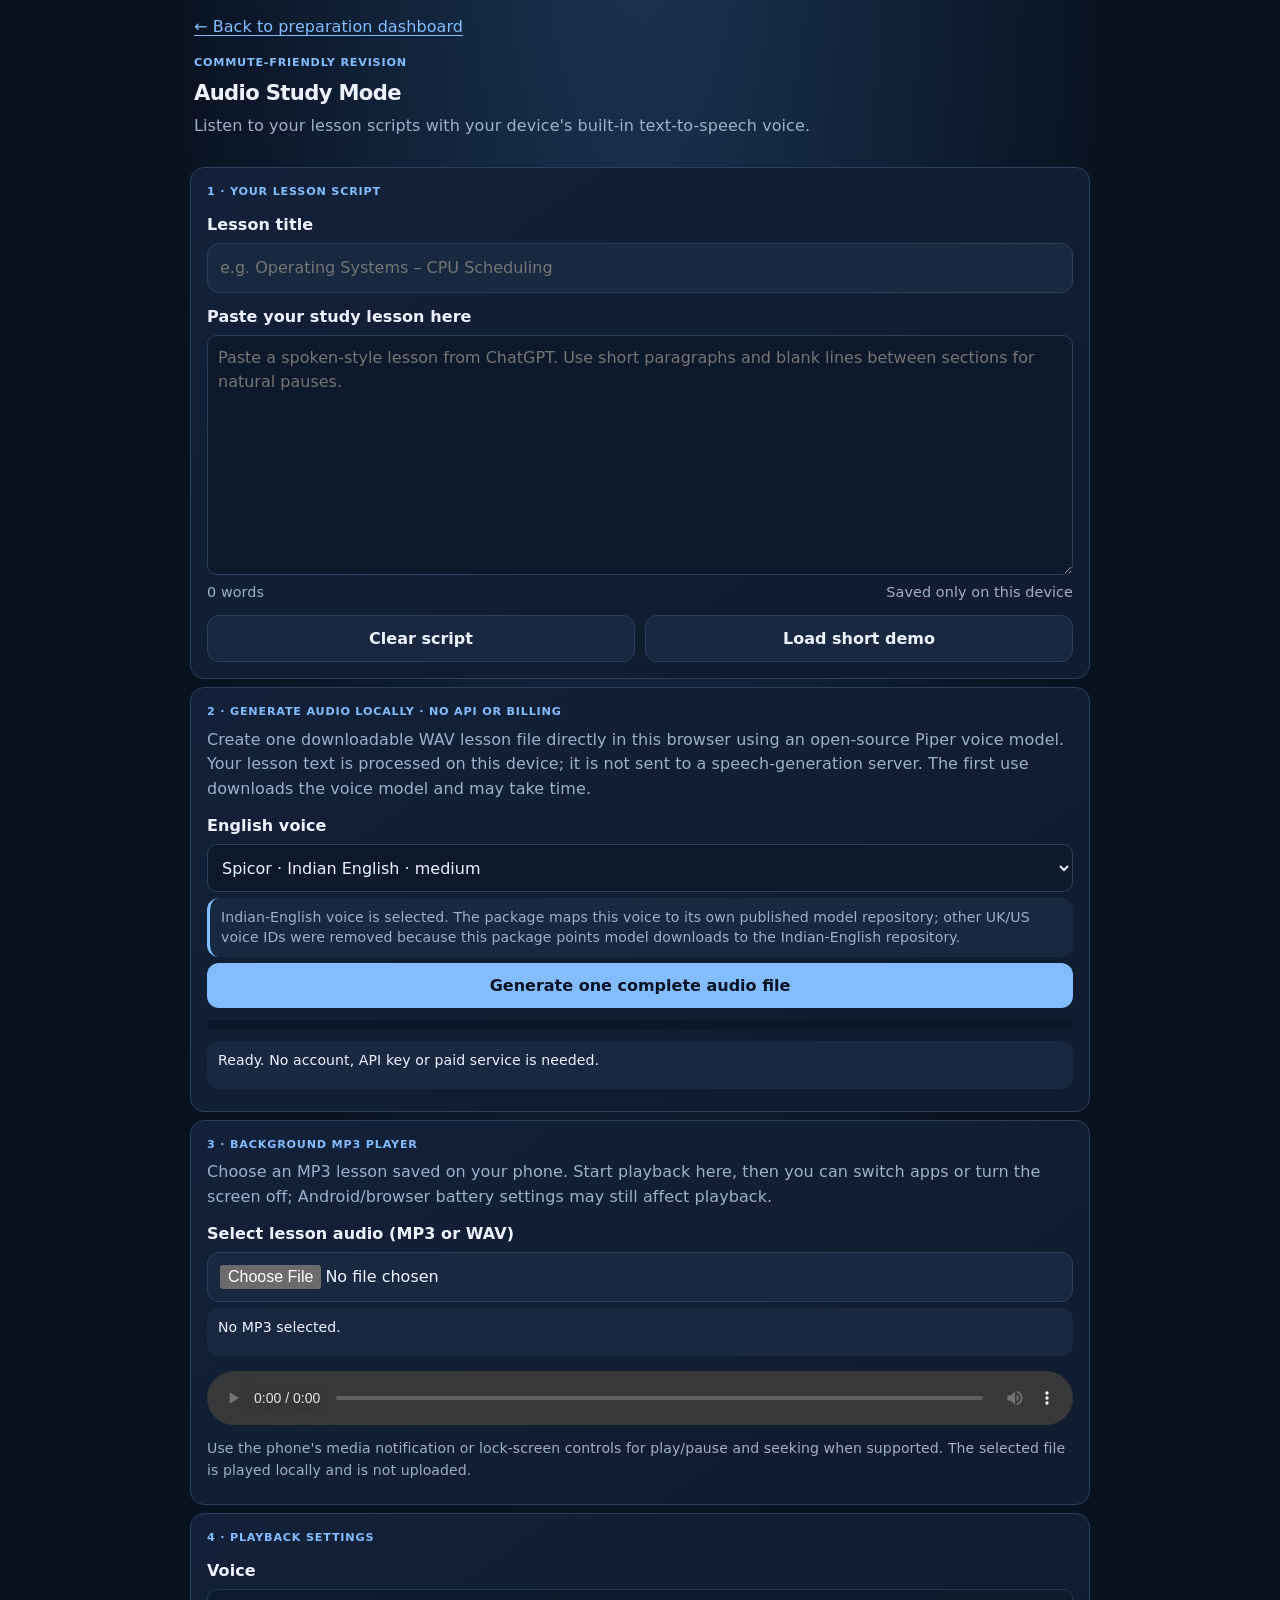
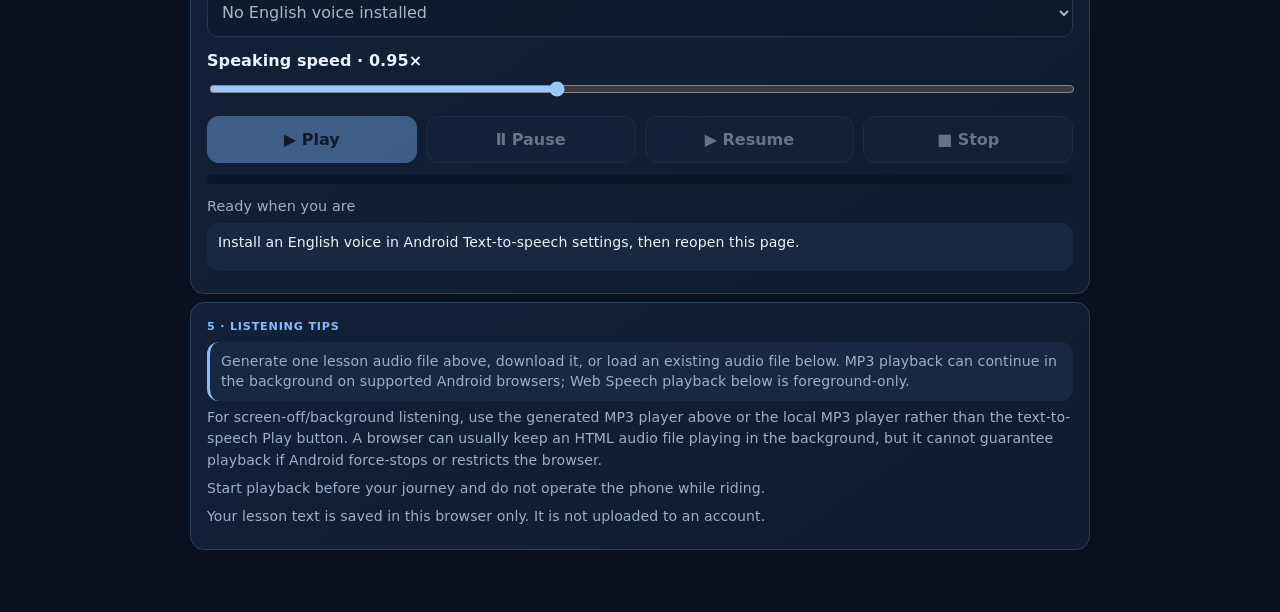
<file: audio-study.html>
<!doctype html>
<html lang="en"><head><meta charset="utf-8"><meta name="viewport" content="width=device-width,initial-scale=1,viewport-fit=cover"><meta name="theme-color" content="#101827"><meta name="description" content="Listen to your TGPSC exam revision scripts"><title>Audio Study Mode | TGPSC Exam Companion</title>
<style>
:root{color-scheme:dark;--bg:#0b1220;--panel:#121d30;--panel2:#19263b;--line:#2a3a52;--text:#edf3fb;--muted:#9aabc1;--accent:#79b8ff;--good:#35c98a}*{box-sizing:border-box}body{margin:0;background:var(--bg);color:var(--text);font:17px/1.55 system-ui;padding-bottom:30px}header,main{max-width:760px;margin:auto;padding:18px}a{color:var(--accent)}h1{font-size:1.5rem;margin:8px 0}h2{font-size:1.12rem}.muted{color:var(--muted)}.card{background:var(--panel);border:1px solid var(--line);border-radius:18px;padding:17px;margin:13px 0}.eyebrow{font-size:.78rem;text-transform:uppercase;letter-spacing:.08em;color:var(--accent);font-weight:750}textarea,select{width:100%;background:var(--panel2);color:var(--text);border:1px solid var(--line);border-radius:12px;padding:13px;font:inherit}textarea{min-height:240px;resize:vertical}select{min-height:48px}.grid{display:grid;grid-template-columns:1fr 1fr;gap:10px}.btn{border:0;border-radius:12px;background:var(--accent);color:#071322;padding:13px 15px;font:700 1rem system-ui;min-height:48px}.btn.secondary{background:var(--panel2);border:1px solid var(--line);color:var(--text)}.btn:disabled{opacity:.4}.controls{display:grid;grid-template-columns:repeat(2,1fr);gap:9px;margin-top:12px}.progress{height:9px;background:var(--panel2);border-radius:9px;overflow:hidden;margin:12px 0}.progress span{display:block;height:100%;width:0;background:var(--good);transition:width .2s}.status{padding:12px;background:var(--panel2);border-radius:12px;min-height:48px}.meta{display:flex;justify-content:space-between;gap:10px;flex-wrap:wrap;font-size:.9rem;color:var(--muted)}label{display:block;font-weight:650;margin:12px 0 6px}.note{border-left:3px solid var(--accent);padding:10px 12px;background:var(--panel2);border-radius:8px;color:var(--muted);font-size:.9rem}@media(min-width:600px){.controls{grid-template-columns:repeat(4,1fr)}}
</style><link rel="stylesheet" href="./app-ui.css?v=6"></head><body><header><a href="./index.html">← Back to preparation dashboard</a><div class="eyebrow" style="margin-top:16px">Commute-friendly revision</div><h1>Audio Study Mode</h1><p class="muted">Listen to your lesson scripts with your device's built-in text-to-speech voice.</p></header><main>
<section class="card"><div class="eyebrow">1 · Your lesson script</div><label for="scriptTitle">Lesson title</label><input id="scriptTitle" type="text" maxlength="100" placeholder="e.g. Operating Systems – CPU Scheduling" style="width:100%;background:var(--panel2);color:var(--text);border:1px solid var(--line);border-radius:12px;padding:12px;font:inherit">
<label for="scriptText">Paste your study lesson here</label><textarea id="scriptText" placeholder="Paste a spoken-style lesson from ChatGPT. Use short paragraphs and blank lines between sections for natural pauses."></textarea>
<div class="meta"><span id="wordCount">0 words</span><span id="saveState">Saved only on this device</span></div>
<div class="grid" style="margin-top:12px"><button class="btn secondary" id="clearBtn">Clear script</button><button class="btn secondary" id="sampleBtn">Load short demo</button></div></section>
<section class="card"><div class="eyebrow">2 · Generate audio locally · no API or billing</div><p class="muted">Create one downloadable WAV lesson file directly in this browser using an open-source Piper voice model. Your lesson text is processed on this device; it is not sent to a speech-generation server. The first use downloads the voice model and may take time.</p><label for="localVoice">English voice</label><select id="localVoice"><option value="en_IN-spicor-medium">Spicor · Indian English · medium</option></select><p class="note">Indian-English voice is selected. The package maps this voice to its own published model repository; other UK/US voice IDs were removed because this package points model downloads to the Indian-English repository.</p><button class="btn" id="generateLocalBtn" style="width:100%">Generate one complete audio file</button><div class="progress"><span id="localProgressBar"></span></div><p class="status" id="localStatus" role="status">Ready. No account, API key or paid service is needed.</p><div id="localAudioParts"></div></section>
<section class="card"><div class="eyebrow">3 · Background MP3 player</div><p class="muted">Choose an MP3 lesson saved on your phone. Start playback here, then you can switch apps or turn the screen off; Android/browser battery settings may still affect playback.</p><label for="mp3File">Select lesson audio (MP3 or WAV)</label><input id="mp3File" type="file" accept="audio/mpeg,.mp3,audio/*" style="width:100%;padding:12px;background:var(--panel2);color:var(--text);border:1px solid var(--line);border-radius:12px"><p class="status" id="mp3Status" role="status">No MP3 selected.</p><audio id="mp3Player" controls preload="metadata" style="width:100%;margin-top:10px"></audio><p class="muted small">Use the phone's media notification or lock-screen controls for play/pause and seeking when supported. The selected file is played locally and is not uploaded.</p></section>
<section class="card"><div class="eyebrow">4 · Playback settings</div><label for="voiceSelect">Voice</label><select id="voiceSelect"><option>Loading available voices…</option></select>
<label for="rate">Speaking speed · <span id="rateValue">0.95×</span></label><input id="rate" type="range" min="0.75" max="1.25" step="0.05" value="0.95" style="width:100%">
<div class="controls"><button class="btn" id="playBtn">▶ Play</button><button class="btn secondary" id="pauseBtn" disabled>Ⅱ Pause</button><button class="btn secondary" id="resumeBtn" disabled>▶ Resume</button><button class="btn secondary" id="stopBtn" disabled>■ Stop</button></div>
<div class="progress"><span id="progressBar"></span></div><div class="meta"><span id="progressText">Ready when you are</span><span id="chunkText"></span></div><p class="status" id="status" role="status" aria-live="polite">Paste a lesson and tap Play.</p></section>
<section class="card"><div class="eyebrow">5 · Listening tips</div><p class="note">Generate one lesson audio file above, download it, or load an existing audio file below. MP3 playback can continue in the background on supported Android browsers; Web Speech playback below is foreground-only.</p><p class="muted small">For screen-off/background listening, use the generated MP3 player above or the local MP3 player rather than the text-to-speech Play button. A browser can usually keep an HTML audio file playing in the background, but it cannot guarantee playback if Android force-stops or restricts the browser.</p><p class="muted small">Start playback before your journey and do not operate the phone while riding.</p><p class="muted small">Your lesson text is saved in this browser only. It is not uploaded to an account.</p></section>
</main>
<script>
(()=> {
 const $=id=>document.getElementById(id), synth=window.speechSynthesis;
 const title=$("scriptTitle"), editor=$("scriptText"), voiceSelect=$("voiceSelect"), rate=$("rate");
 const KEY="tgpscAudioStudyDraftV1"; let voices=[],chunks=[],index=0,playing=false,paused=false,runToken=0,wakeLock=null,mp3Url=null,generatedUrl=null;
 const demo="Welcome to your TGPSC CSE revision. Today we will revise the CPU instruction cycle. The main stages are fetch, decode, execute and write back. During fetch, the processor reads the next instruction from memory using the program counter. The instruction is placed in the instruction register. The program counter is updated to the next instruction address. During decode, the control unit identifies the operation and the operands. During execute, the ALU or another execution unit performs the required operation. The result may then be written to a register or memory. Remember the sequence: fetch, decode, execute, write back. A common exam trap is confusing the instruction register with the program counter. The program counter stores the address of the next instruction; the instruction register stores the current instruction. Pause and recall the four stages before moving to the next topic.";


 const localGenerateBtn=$("generateLocalBtn"),localParts=$("localAudioParts");let localWorker=null,localBusy=false;
 function splitLocalText(value){const paras=value.replace(/\\r/g,"").split(/\\n+/).map(x=>x.trim()).filter(Boolean),out=[];for(const para of paras){let rest=para;while(rest.length>2400){let cut=Math.max(rest.lastIndexOf(". ",2400),rest.lastIndexOf("? ",2400),rest.lastIndexOf("! ",2400),rest.lastIndexOf("; ",2400));if(cut<700)cut=rest.lastIndexOf(" ",2400);if(cut<700)cut=1800;else if(rest[cut]==="."||rest[cut]==="?"||rest[cut]==="!")cut+=1;out.push(rest.slice(0,cut).trim());rest=rest.slice(cut).trim();}if(rest)out.push(rest);}return out;}
 async function combineWavBlobs(blobs){
   if(!blobs.length)throw new Error("No audio chunks were generated.");
   const pcmParts=[];let header=null,dataSizeOffset=-1,totalData=0,formatBytes=null;
   for(let i=0;i<blobs.length;i++){
     const bytes=new Uint8Array(await blobs[i].arrayBuffer());
     if(bytes.length<44||String.fromCharCode(...bytes.subarray(0,4))!=="RIFF"||String.fromCharCode(...bytes.subarray(8,12))!=="WAVE")throw new Error("Audio part "+(i+1)+" is not a standard WAV file.");
     const view=new DataView(bytes.buffer,bytes.byteOffset,bytes.byteLength);let offset=12,dataStart=-1,dataLength=0,fmt=null,fmtStart=-1,fmtLength=0;
     while(offset+8<=bytes.length){const id=String.fromCharCode(...bytes.subarray(offset,offset+4));const size=view.getUint32(offset+4,true);const body=offset+8;if(body+size>bytes.length)throw new Error("Audio part "+(i+1)+" has a damaged WAV chunk.");if(id==="fmt "){fmt=bytes.slice(body,body+size);fmtStart=body;fmtLength=size;}if(id==="data"){dataStart=body;dataLength=size;dataSizeOffset=offset+4;if(i===0)header=bytes.slice(0,body);break;}offset=body+size+(size%2);}
     if(dataStart<0||!fmt)throw new Error("Audio part "+(i+1)+" is missing WAV format or audio data.");
     if(i===0)formatBytes=fmt;else if(fmt.length!==formatBytes.length||fmt.some((v,j)=>v!==formatBytes[j]))throw new Error("Audio parts use different WAV formats and cannot be safely combined.");
     pcmParts.push(bytes.slice(dataStart,dataStart+dataLength));totalData+=dataLength;blobs[i]=null;
   }
   if(totalData>0xffffffff||header.length-8+totalData>0xffffffff)throw new Error("The combined WAV is larger than the 4 GB WAV format limit. Please generate shorter lesson sections.");
   const outputHeader=header.slice();const headerView=new DataView(outputHeader.buffer,outputHeader.byteOffset,outputHeader.byteLength);
   headerView.setUint32(4,outputHeader.length-8+totalData,true);
   // The data chunk size field is the final four bytes of the preserved header.
   headerView.setUint32(outputHeader.length-4,totalData,true);
   return new Blob([outputHeader,...pcmParts],{type:"audio/wav"});
 }
 function generateLocal(){const text=editor.value.trim();if(!text){$("localStatus").textContent="Paste a lesson before generating audio.";return;}if(localBusy)return;const parts=splitLocalText(text);localBusy=true;localGenerateBtn.disabled=true;localParts.innerHTML="";$("localProgressBar").style.width="0%";$("localStatus").textContent="Preparing one audio file from "+parts.length+" internal text sections…";localWorker=new Worker("./audio-tts-local-worker.js",{type:"module"});let current=0;const audioBlobs=[];localWorker.onmessage=async e=>{const d=e.data||{};if(d.type==="progress"){$("localStatus").textContent=d.message||"Downloading voice model…";return;}if(d.type==="error"){$("localStatus").textContent="Local audio generation failed: "+d.message;finishLocal();return;}if(d.type==="audio"){audioBlobs.push(d.blob);current++;$("localProgressBar").style.width=Math.round(current/parts.length*90)+"%";$("localStatus").textContent="Generating speech section "+current+" of "+parts.length+"…";if(current<parts.length){localWorker.postMessage({type:"generate",text:parts[current],voiceId:$("localVoice").value,index:current+1,total:parts.length});}else{try{$("localStatus").textContent="Combining "+parts.length+" sections into one WAV file…";const combined=await combineWavBlobs(audioBlobs);if(generatedUrl)URL.revokeObjectURL(generatedUrl);generatedUrl=URL.createObjectURL(combined);const card=document.createElement("div");card.className="card";card.style.margin="12px 0";const heading=document.createElement("p");heading.textContent="Complete lesson · one audio file";const audio=document.createElement("audio");audio.controls=true;audio.preload="metadata";audio.src=generatedUrl;audio.style.width="100%";const link=document.createElement("a");link.href=generatedUrl;link.download=(title.value.trim()||"tgpsc-lesson").replace(/[^a-z0-9-_]+/gi,"-")+".wav";link.textContent="Download complete lesson (WAV)";link.style.display="inline-block";link.style.marginTop="12px";link.style.color="var(--accent)";card.append(heading,audio,link);localParts.appendChild(card);$("localProgressBar").style.width="100%";$("localStatus").textContent="Finished. One complete WAV file generated on this device ("+(combined.size/1048576).toFixed(1)+" MB).";}catch(error){$("localStatus").textContent="Audio was generated, but combining failed: "+(error.message||String(error));}finally{finishLocal();}}}};localWorker.onerror=e=>{$("localStatus").textContent="Local TTS worker error: "+(e.message||"unknown error");finishLocal();};localWorker.postMessage({type:"generate",text:parts[0],voiceId:$("localVoice").value,index:1,total:parts.length});}
 function finishLocal(){localBusy=false;localGenerateBtn.disabled=false;if(localWorker){localWorker.terminate();localWorker=null;}}
 localGenerateBtn.addEventListener("click",generateLocal);
 const mp3File=$("mp3File"),mp3Player=$("mp3Player");
 function updateMediaSession(){if(!("mediaSession" in navigator))return;try{navigator.mediaSession.metadata=new MediaMetadata({title:mp3File.files?.[0]?.name||"TGPSC Revision Lesson",artist:"TGPSC Exam Companion",album:"CSE Audio Lessons"});navigator.mediaSession.setActionHandler("play",()=>mp3Player.play());navigator.mediaSession.setActionHandler("pause",()=>mp3Player.pause());navigator.mediaSession.setActionHandler("seekbackward",d=>{mp3Player.currentTime=Math.max(0,mp3Player.currentTime-(d.seekOffset||10));});navigator.mediaSession.setActionHandler("seekforward",d=>{mp3Player.currentTime=Math.min(mp3Player.duration||Infinity,mp3Player.currentTime+(d.seekOffset||10));});navigator.mediaSession.setActionHandler("seekto",d=>{if(Number.isFinite(d.seekTime))mp3Player.currentTime=d.seekTime;});}catch(e){}}
 mp3File.addEventListener("change",()=>{const file=mp3File.files&&mp3File.files[0];if(!file)return;if(mp3Url)URL.revokeObjectURL(mp3Url);mp3Url=URL.createObjectURL(file);mp3Player.src=mp3Url;mp3Player.load();$("mp3Status").textContent="Ready: "+file.name+" · "+(file.size/1048576).toFixed(1)+" MB. Press Play.";updateMediaSession();});
 mp3Player.addEventListener("play",()=>{$("mp3Status").textContent="Playing MP3. Background playback is active where supported.";updateMediaSession();});
 mp3Player.addEventListener("pause",()=>{if(!mp3Player.ended)$("mp3Status").textContent="MP3 paused.";});
 mp3Player.addEventListener("ended",()=>{$("mp3Status").textContent="MP3 lesson finished.";});
 mp3Player.addEventListener("error",()=>{$("mp3Status").textContent="Could not play this file. Choose a valid MP3 or audio file.";});
 function save(){try{localStorage.setItem(KEY,JSON.stringify({title:title.value,text:editor.value}));$("saveState").textContent="Saved on this device";}catch(e){$("saveState").textContent="Local save unavailable";}}
 function count(){const n=editor.value.trim()?editor.value.trim().split(/\s+/).length:0;$("wordCount").textContent=n+" words";}
 function loadVoices(){voices=synth?synth.getVoices():[];const previous=voiceSelect.value;voiceSelect.innerHTML="";const usable=voices.map((v,i)=>({v,i})).filter(x=>/^en(-|$)/i.test(x.v.lang));usable.sort((a,b)=>Number(b.v.localService)-Number(a.v.localService)||Number(/^en-IN$/i.test(b.v.lang))-Number(/^en-IN$/i.test(a.v.lang)));if(!usable.length){voiceSelect.add(new Option("No English voice installed",""));voiceSelect.disabled=true;setStatus("Install an English voice in Android Text-to-speech settings, then reopen this page.");return;}voiceSelect.disabled=false;usable.forEach(x=>voiceSelect.add(new Option(x.v.name+" · "+x.v.lang,String(x.i))));voiceSelect.value=usable.some(x=>String(x.i)===previous)?previous:String(usable[0].i);}
 function makeChunks(text){const paragraphs=text.replace(/\r/g,"").split(/\n+/).map(x=>x.trim()).filter(Boolean);const out=[];for(const p of paragraphs){const sentences=p.match(/[^.!?]+[.!?]+|[^.!?]+$/g)||[p];let part="";for(let sentence of sentences){sentence=sentence.trim();while(sentence.length>180){let cut=sentence.lastIndexOf(" ",180);if(cut<80)cut=180;const piece=sentence.slice(0,cut).trim();if(piece)out.push(piece);sentence=sentence.slice(cut).trim();}if(part&&part.length+sentence.length+1>180){out.push(part);part="";}part+=(part?" ":"")+sentence;}if(part)out.push(part);}return out;}
 function setStatus(t){$("status").textContent=t;}
 function updateProgress(){const pct=chunks.length?Math.round(index/chunks.length*100):0;$("progressBar").style.width=pct+"%";$("progressText").textContent=chunks.length?(Math.min(index+1,chunks.length)+" of "+chunks.length+" sections"):"Ready when you are";$("chunkText").textContent=chunks.length?pct+"%":"";}
 function buttons(){ $("playBtn").disabled=playing||!editor.value.trim()||!synth;$("pauseBtn").disabled=!playing||paused;$("resumeBtn").disabled=!playing||!paused;$("stopBtn").disabled=!playing;}
 function releaseWakeLock(){if(wakeLock){wakeLock.release().catch(()=>{});wakeLock=null;}}
 async function requestWakeLock(){try{if("wakeLock" in navigator)wakeLock=await navigator.wakeLock.request("screen");}catch(e){/* Screen wake lock is optional and browser-controlled. */}}
 function finish(token){if(token!==runToken)return;playing=false;paused=false;releaseWakeLock();index=chunks.length;updateProgress();buttons();setStatus("Lesson finished. Replay whenever you are ready.");}
 function speakNext(token){if(token!==runToken||!playing||paused)return;if(index>=chunks.length){finish(token);return;}const u=new SpeechSynthesisUtterance(chunks[index]);const selected=voiceSelect.value;const v=selected==="default"?null:voices[Number(selected)];if(v)u.voice=v;u.rate=Number(rate.value);u.pitch=1;u.volume=1;u.lang=v?.lang||"en-IN";u.onstart=()=>{if(token===runToken)setStatus("Speaking section "+(index+1)+" of "+chunks.length);};u.onend=()=>{if(token!==runToken)return;index++;updateProgress();if(index>=chunks.length){finish(token);return;}setTimeout(()=>speakNext(token),180);};u.onerror=e=>{if(token!==runToken)return;if(e.error==="canceled"||e.error==="interrupted")return;setStatus("Speech playback error: "+e.error+". Select System default voice and try again.");playing=false;paused=false;buttons();};synth.speak(u);updateProgress();}
 function play(){if(!synth){setStatus("This browser does not support built-in speech playback. Try Chrome on Android.");return;}const text=editor.value.trim();if(!text){setStatus("Paste a lesson before starting playback.");return;}if(voiceSelect.disabled){setStatus("Install an English voice in Android Text-to-speech settings first.");return;}runToken++;synth.cancel();releaseWakeLock();chunks=makeChunks(text);index=0;playing=true;paused=false;const token=runToken;buttons();setStatus("Starting English audio…");requestWakeLock();updateProgress();speakNext(token);}
 function pause(){if(playing&&!paused){synth.pause();paused=true;buttons();setStatus("Paused. Press Resume to continue.");}}
 function resume(){if(playing&&paused){synth.resume();paused=false;buttons();setStatus("Playback resumed.");}}
 function stop(){runToken++;if(synth)synth.cancel();playing=false;paused=false;releaseWakeLock();index=0;updateProgress();buttons();setStatus("Playback stopped.");}
 try{const saved=JSON.parse(localStorage.getItem(KEY)||"{}");title.value=saved.title||"";editor.value=saved.text||"";}catch(e){}
 count();loadVoices();if(synth)synth.onvoiceschanged=loadVoices;
 title.addEventListener("input",save);editor.addEventListener("input",()=>{count();save();buttons()});rate.addEventListener("input",()=>{$("rateValue").textContent=Number(rate.value).toFixed(2)+"×"});$("playBtn").addEventListener("click",play);$("pauseBtn").addEventListener("click",pause);$("resumeBtn").addEventListener("click",resume);$("stopBtn").addEventListener("click",stop);
 $("clearBtn").addEventListener("click",()=>{stop();title.value="";editor.value="";save();count();buttons();setStatus("Script cleared.");});
 $("sampleBtn").addEventListener("click",()=>{stop();title.value="CPU Instruction Cycle – Short Demo";editor.value=demo;save();count();buttons();setStatus("Demo loaded. Press Play to listen.");});
 buttons();updateProgress();window.addEventListener("pagehide",()=>{if(synth)synth.cancel();});
})();
</script></body></html>
</file>
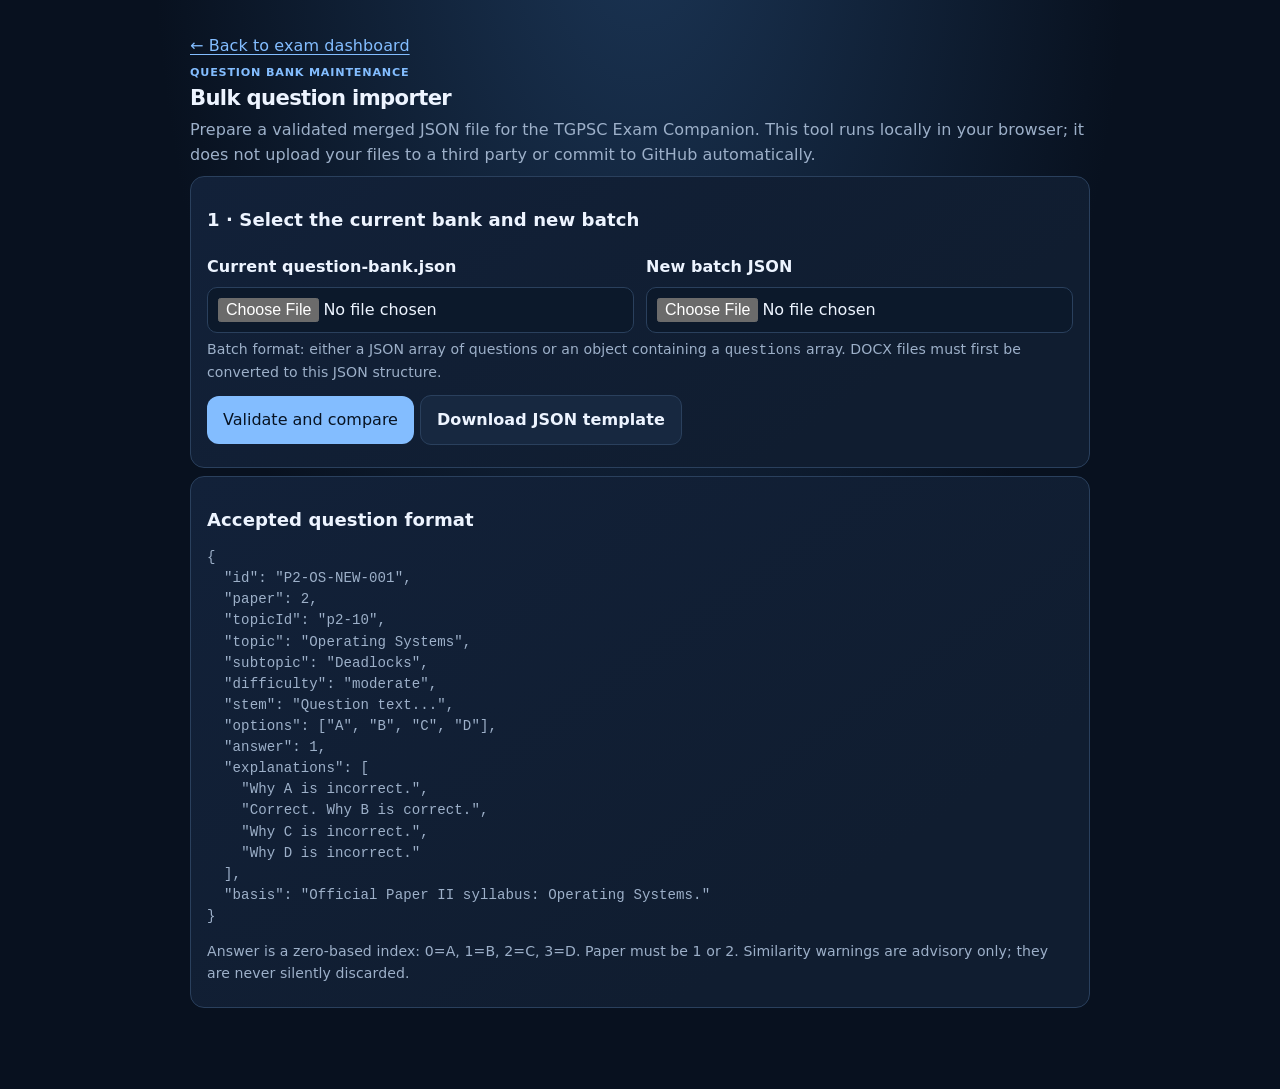
<file: batch-import.html>
<!doctype html>
<html lang="en"><head><meta charset="utf-8"><meta name="viewport" content="width=device-width,initial-scale=1"><meta name="theme-color" content="#101827"><title>Question Batch Importer · TGPSC Exam Companion</title>
<style>
:root{color-scheme:dark;--bg:#0b1220;--panel:#121d30;--panel2:#19263b;--line:#2a3a52;--text:#edf3fb;--muted:#9aabc1;--accent:#79b8ff;--good:#35c98a;--bad:#ff7777;--warn:#ffd166}
*{box-sizing:border-box}body{margin:0;background:var(--bg);color:var(--text);font:16px/1.55 system-ui;padding:20px 14px 50px}main{max-width:850px;margin:auto}h1{font-size:1.55rem;margin:.2rem 0}h2{font-size:1.2rem}.muted{color:var(--muted)}.card{background:var(--panel);border:1px solid var(--line);border-radius:16px;padding:18px;margin:14px 0}.eyebrow{color:var(--accent);font-size:.78rem;font-weight:800;letter-spacing:.08em;text-transform:uppercase}.grid{display:grid;grid-template-columns:1fr;gap:12px}@media(min-width:650px){.grid{grid-template-columns:1fr 1fr}}label{display:block;font-weight:650;margin:8px 0}input[type=file]{display:block;width:100%;margin-top:8px;padding:12px;background:var(--panel2);border:1px solid var(--line);border-radius:10px;color:var(--text)}button,.linkbtn{display:inline-block;border:0;border-radius:11px;padding:12px 16px;font:inherit;font-weight:750;background:var(--accent);color:#071322;text-decoration:none;cursor:pointer;margin:6px 6px 6px 0}button.secondary,.linkbtn.secondary{background:var(--panel2);color:var(--text);border:1px solid var(--line)}button:disabled{opacity:.4;cursor:not-allowed}.stats{display:grid;grid-template-columns:repeat(2,1fr);gap:9px}.stat{background:var(--panel2);padding:12px;border-radius:12px}.stat b{display:block;font-size:1.5rem}.notice{border-left:3px solid var(--warn);background:var(--panel2);padding:12px;border-radius:8px}.good{color:var(--good)}.bad{color:var(--bad)}.warn{color:var(--warn)}table{width:100%;border-collapse:collapse;font-size:.9rem}td,th{text-align:left;padding:9px 6px;border-bottom:1px solid var(--line);vertical-align:top}code{overflow-wrap:anywhere}#report{overflow-x:auto}.hidden{display:none}.small{font-size:.9rem}a{color:var(--accent)}
</style><link rel="stylesheet" href="./app-ui.css?v=6"></head><body><main>
<p><a href="./index.html">← Back to exam dashboard</a></p><div class="eyebrow">Question bank maintenance</div><h1>Bulk question importer</h1><p class="muted">Prepare a validated merged JSON file for the TGPSC Exam Companion. This tool runs locally in your browser; it does not upload your files to a third party or commit to GitHub automatically.</p>
<div class="card"><h2>1 · Select the current bank and new batch</h2><div class="grid"><div><label for="bankFile">Current question-bank.json</label><input id="bankFile" type="file" accept=".json,application/json"></div><div><label for="batchFile">New batch JSON</label><input id="batchFile" type="file" accept=".json,application/json"></div></div><p class="small muted">Batch format: either a JSON array of questions or an object containing a <code>questions</code> array. DOCX files must first be converted to this JSON structure.</p><button id="validate">Validate and compare</button><a class="linkbtn secondary" href="#" id="template">Download JSON template</a></div>
<div id="report" class="hidden"><div class="card"><h2>2 · Validation report</h2><div class="stats"><div class="stat"><span class="muted small">Existing bank</span><b id="oldCount">—</b></div><div class="stat"><span class="muted small">Batch questions</span><b id="batchCount">—</b></div><div class="stat"><span class="muted small">Ready to add</span><b id="readyCount" class="good">—</b></div><div class="stat"><span class="muted small">Rejected / review</span><b id="issueCount" class="warn">—</b></div></div><div id="summary" class="notice" style="margin-top:12px"></div><div id="details"></div><button id="download" disabled>Download merged question-bank.json</button><button class="secondary" id="reset">Clear and start again</button></div></div>
<div class="card"><h2>Accepted question format</h2><pre class="small" style="white-space:pre-wrap;color:var(--muted)">{
  "id": "P2-OS-NEW-001",
  "paper": 2,
  "topicId": "p2-10",
  "topic": "Operating Systems",
  "subtopic": "Deadlocks",
  "difficulty": "moderate",
  "stem": "Question text...",
  "options": ["A", "B", "C", "D"],
  "answer": 1,
  "explanations": [
    "Why A is incorrect.",
    "Correct. Why B is correct.",
    "Why C is incorrect.",
    "Why D is incorrect."
  ],
  "basis": "Official Paper II syllabus: Operating Systems."
}</pre><p class="small muted">Answer is a zero-based index: 0=A, 1=B, 2=C, 3=D. Paper must be 1 or 2. Similarity warnings are advisory only; they are never silently discarded.</p></div>
</main><script>
const $=id=>document.getElementById(id);let merged=null;
const template={schemaVersion:1,questions:[{id:"P2-OS-NEW-001",paper:2,topicId:"p2-10",topic:"Operating Systems",subtopic:"Deadlocks",difficulty:"moderate",stem:"Question text...",options:["Option A","Option B","Option C","Option D"],answer:1,explanations:["Explanation for A.","Correct. Explanation for B.","Explanation for C.","Explanation for D."],basis:"Official Paper II syllabus: Operating Systems."}]};
$("template").addEventListener("click",e=>{e.preventDefault();download("question-batch-template.json",template)});
function download(name,obj){const blob=new Blob([JSON.stringify(obj,null,2)],{type:"application/json"});const url=URL.createObjectURL(blob);const a=document.createElement("a");a.href=url;a.download=name;a.click();setTimeout(()=>URL.revokeObjectURL(url),1000)}
async function readJson(file){if(!file)throw Error("Select both JSON files.");return JSON.parse(await file.text())}
function norm(s){return String(s||"").toLowerCase().normalize("NFKD").replace(/[^a-z0-9]+/g," ").trim().replace(/\s+/g," ")}
function tokens(s){return new Set(norm(s).split(" ").filter(x=>x.length>2))}
function similarity(a,b){const A=tokens(a),B=tokens(b);if(!A.size||!B.size)return 0;let n=0;A.forEach(x=>{if(B.has(x))n++});return n/(A.size+B.size-n)}
function validate(q){const errors=[];if(!q||typeof q!=="object"||Array.isArray(q))return ["Not a question object."];if(typeof q.id!=="string"||!q.id.trim())errors.push("Missing ID");if(![1,2].includes(q.paper))errors.push("Paper must be 1 or 2");for(const k of ["topicId","topic","subtopic","stem","basis"])if(typeof q[k]!=="string"||!q[k].trim())errors.push("Missing "+k);if(!["easy","standard","moderate","difficult","advanced"].includes(String(q.difficulty||"").toLowerCase()))errors.push("Difficulty must be easy, standard, moderate, difficult or advanced");if(!Array.isArray(q.options)||q.options.length!==4||q.options.some(x=>typeof x!=="string"||!x.trim()))errors.push("Must have exactly four non-empty options");if(!Number.isInteger(q.answer)||q.answer<0||q.answer>3)errors.push("Answer must be index 0–3");if(!Array.isArray(q.explanations)||q.explanations.length!==4||q.explanations.some(x=>typeof x!=="string"||!x.trim()))errors.push("Must have four option-specific explanations");return errors}
$("validate").addEventListener("click",async()=>{try{const bankRaw=await readJson($("bankFile").files[0]);const batchRaw=await readJson($("batchFile").files[0]);const existing=Array.isArray(bankRaw)?bankRaw:bankRaw.questions;const batch=Array.isArray(batchRaw)?batchRaw:batchRaw.questions;if(!Array.isArray(existing)||!Array.isArray(batch))throw Error("The current bank and batch must each be a JSON array or contain a questions array.");const syllabusResponse=await fetch("./study-data.json",{cache:"no-store"});if(!syllabusResponse.ok)throw Error("Could not load the official syllabus map. Connect to the internet and retry.");const syllabus=(await syllabusResponse.json()).syllabus;const officialTopics={1:new Map(syllabus.paper1.map(t=>[t.id,t.title])),2:new Map(syllabus.paper2.map(t=>[t.id,t.title]))};const ids=new Set(existing.map(q=>q.id));const stems=new Map(existing.map(q=>[norm(q.stem),q.id]));const accepted=[],issues=[],seenBatchIds=new Set(),seenBatchStems=new Set();batch.forEach((q,i)=>{const errors=validate(q);if(q&&[1,2].includes(q.paper)&&(!officialTopics[q.paper]||!officialTopics[q.paper].has(q.topicId)))errors.push("Topic ID does not belong to the official Paper "+q.paper+" syllabus.");if(seenBatchIds.has(q.id))errors.push("Duplicate ID inside this batch");if(ids.has(q.id))errors.push("ID already exists in current bank");const ns=norm(q.stem);if(ns&&stems.has(ns))errors.push("Exact stem duplicate of existing ID "+stems.get(ns));if(ns&&seenBatchStems.has(ns))errors.push("Duplicate stem inside this batch");if(q.id)seenBatchIds.add(q.id);if(ns)seenBatchStems.add(ns);const near=existing.map(x=>({id:x.id,score:similarity(q.stem,x.stem)})).filter(x=>x.score>=.72).sort((a,b)=>b.score-a.score).slice(0,3);if(errors.length){issues.push({index:i+1,id:q.id||"(no ID)",errors,near});return}if(near.length){issues.push({index:i+1,id:q.id,errors:["Needs manual semantic-duplicate review; similarity is advisory, not a rejection."],near,question:q});return}accepted.push(q)});merged={...(!Array.isArray(bankRaw)?bankRaw:{}),questions:[...existing,...accepted]};if(Array.isArray(bankRaw))merged=merged.questions;const paper1=accepted.filter(q=>q.paper===1).length,paper2=accepted.filter(q=>q.paper===2).length;$("oldCount").textContent=existing.length;$("batchCount").textContent=batch.length;$("readyCount").textContent=accepted.length;$("issueCount").textContent=issues.length;$("summary").textContent=accepted.length+" questions passed structural and exact-duplicate checks ("+paper1+" Paper I, "+paper2+" Paper II). "+issues.length+" require correction or manual review. Similarity is based on word overlap and cannot establish conceptual duplication.";const rows=issues.map(x=>"<tr><td>"+x.index+"</td><td>"+escapeHtml(x.id)+"</td><td>"+x.errors.map(escapeHtml).join("<br>")+(x.near?.length?"<br><span class='muted'>Similar existing: "+x.near.map(n=>escapeHtml(n.id)+" ("+Math.round(n.score*100)+"%)").join(", ")+"</span>":"")+"</td></tr>").join("");$("details").innerHTML=issues.length?"<h3>Questions requiring attention</h3><table><thead><tr><th>#</th><th>ID</th><th>Reason / possible overlaps</th></tr></thead><tbody>"+rows+"</tbody></table>":"<p class='good'>No structural or exact-duplicate issues found.</p>";$("download").disabled=accepted.length===0;$("report").classList.remove("hidden");$("report").scrollIntoView({behavior:"smooth"});}catch(e){alert(e.message||"Could not validate these files.")}});
function escapeHtml(s){return String(s).replace(/[&<>"']/g,c=>({"&":"&amp;","<":"&lt;",">":"&gt;",'"':"&quot;","'":"&#39;"}[c]))}
$("download").addEventListener("click",()=>{if(merged)download("question-bank-validated-merge.json",merged)});
$("reset").addEventListener("click",()=>{merged=null;$("bankFile").value="";$("batchFile").value="";$("report").classList.add("hidden")});
</script></body></html>
</file>
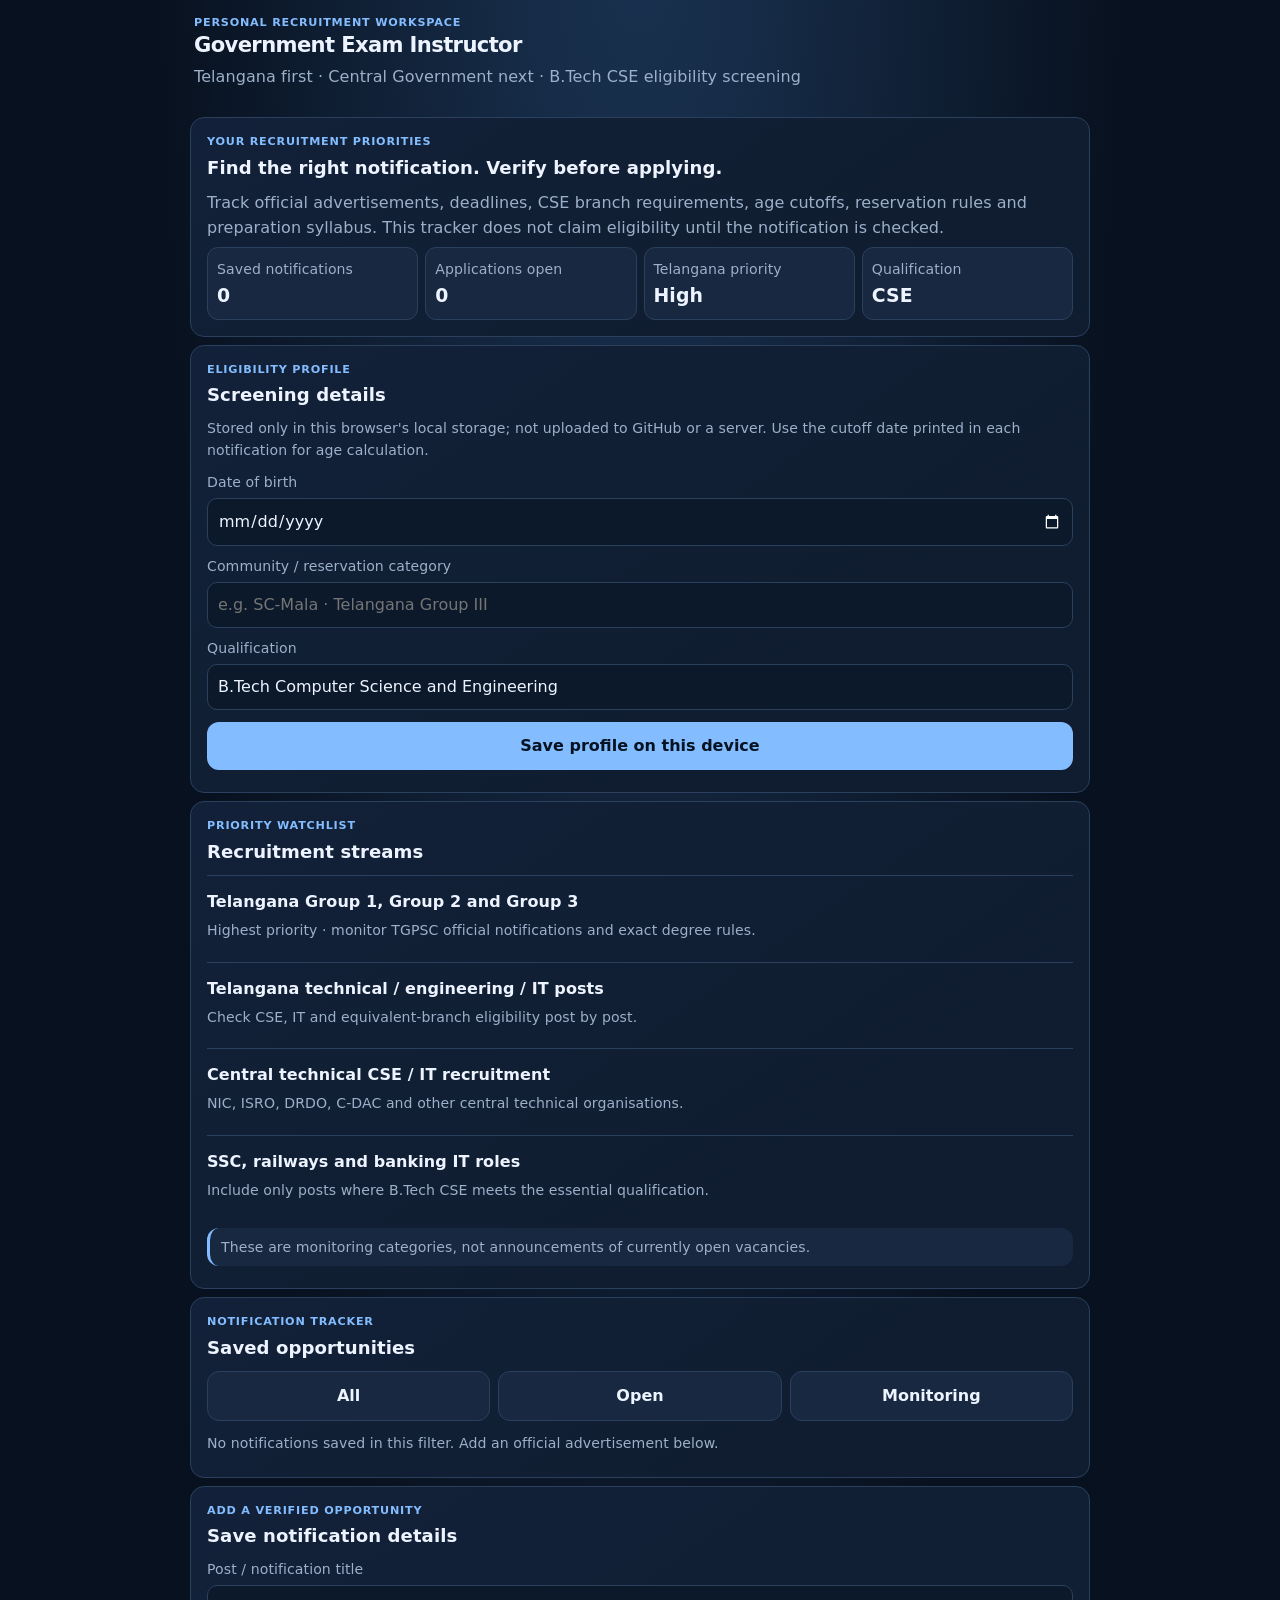
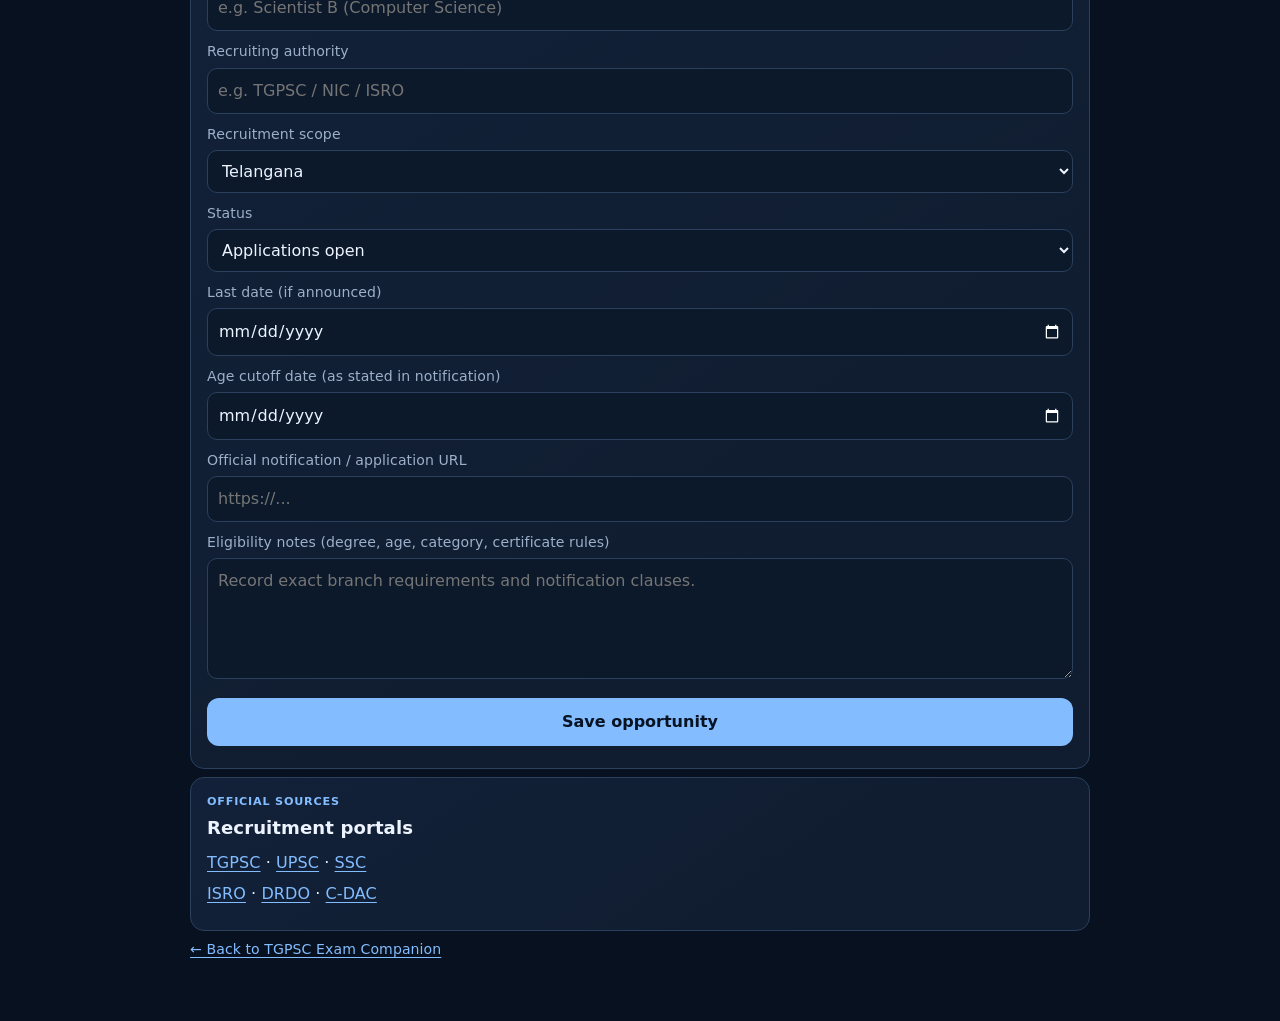
<file: government-exams.html>
<!doctype html>
<html lang="en"><head><meta charset="utf-8"><meta name="viewport" content="width=device-width,initial-scale=1,viewport-fit=cover"><meta name="theme-color" content="#101827"><meta name="description" content="Personal government recruitment tracker for Telangana and Central Government exams"><title>Government Exam Instructor</title>
<style>
:root{color-scheme:dark;--bg:#0b1220;--panel:#121d30;--panel2:#19263b;--line:#2a3a52;--text:#edf3fb;--muted:#9aabc1;--accent:#79b8ff}*{box-sizing:border-box}body{margin:0;background:var(--bg);color:var(--text);font:16px/1.5 system-ui;padding-bottom:30px}header,main{max-width:760px;margin:auto}header{padding:20px 18px 8px}main{padding:10px 14px 30px}h1{font-size:1.4rem;margin:0}h2{font-size:1.2rem;margin:.3rem 0 .7rem}h3{margin:.2rem 0 .6rem}.muted{color:var(--muted)}.small{font-size:.85rem}.eyebrow{font-size:.76rem;text-transform:uppercase;letter-spacing:.08em;color:var(--accent);font-weight:750}.card{background:var(--panel);border:1px solid var(--line);border-radius:18px;padding:17px;margin:12px 0}.stats{display:grid;grid-template-columns:repeat(2,1fr);gap:10px}.stat strong{display:block;font-size:1.5rem}.btn{border:0;border-radius:12px;background:var(--accent);color:#071322;padding:12px 15px;font-weight:750;font-size:1rem;width:100%;cursor:pointer}.secondary{background:var(--panel2);color:var(--text);border:1px solid var(--line)}input,select,textarea{width:100%;background:var(--panel2);color:var(--text);border:1px solid var(--line);border-radius:10px;padding:12px;font:inherit}label{display:block;margin:10px 0 5px;color:var(--muted);font-size:.88rem}.pill{display:inline-block;background:var(--panel2);padding:4px 9px;border-radius:99px;color:var(--muted);font-size:.78rem}.notice{border-left:3px solid var(--accent);padding:10px 12px;background:var(--panel2);border-radius:8px;color:var(--muted)}.row{display:flex;gap:9px}.row>*{flex:1}.job{border-top:1px solid var(--line);padding:14px 0}.job:first-child{border-top:0}.job h3{margin:8px 0}.job p{margin:6px 0}a{color:var(--accent)}.tabs{display:flex;gap:8px;flex-wrap:wrap}.tabs button{width:auto;flex:1;min-width:90px}.hidden{display:none}@media(min-width:600px){.stats{grid-template-columns:repeat(4,1fr)}}
</style><link rel="stylesheet" href="./app-ui.css?v=6"></head><body>
<header><div class="eyebrow">Personal recruitment workspace</div><h1>Government Exam Instructor</h1><p class="muted">Telangana first · Central Government next · B.Tech CSE eligibility screening</p></header>
<main>
<div class="card"><div class="eyebrow">Your recruitment priorities</div><h2>Find the right notification. Verify before applying.</h2><p class="muted">Track official advertisements, deadlines, CSE branch requirements, age cutoffs, reservation rules and preparation syllabus. This tracker does not claim eligibility until the notification is checked.</p><div class="stats"><div class="stat"><span class="muted small">Saved notifications</span><strong id="total">0</strong></div><div class="stat"><span class="muted small">Applications open</span><strong id="open">0</strong></div><div class="stat"><span class="muted small">Telangana priority</span><strong>High</strong></div><div class="stat"><span class="muted small">Qualification</span><strong>CSE</strong></div></div></div>
<div class="card"><div class="eyebrow">Eligibility profile</div><h2>Screening details</h2><p class="muted small">Stored only in this browser's local storage; not uploaded to GitHub or a server. Use the cutoff date printed in each notification for age calculation.</p><label for="dob">Date of birth</label><input id="dob" type="date"><label for="community">Community / reservation category</label><input id="community" placeholder="e.g. SC-Mala · Telangana Group III"><label for="degree">Qualification</label><input id="degree" value="B.Tech Computer Science and Engineering"><button class="btn" style="margin-top:12px" onclick="saveProfile()">Save profile on this device</button><p id="profileMsg" class="muted small"></p></div>
<div class="card"><div class="eyebrow">Priority watchlist</div><h2>Recruitment streams</h2><div class="job"><b>Telangana Group 1, Group 2 and Group 3</b><p class="muted small">Highest priority · monitor TGPSC official notifications and exact degree rules.</p></div><div class="job"><b>Telangana technical / engineering / IT posts</b><p class="muted small">Check CSE, IT and equivalent-branch eligibility post by post.</p></div><div class="job"><b>Central technical CSE / IT recruitment</b><p class="muted small">NIC, ISRO, DRDO, C-DAC and other central technical organisations.</p></div><div class="job"><b>SSC, railways and banking IT roles</b><p class="muted small">Include only posts where B.Tech CSE meets the essential qualification.</p></div><p class="notice small">These are monitoring categories, not announcements of currently open vacancies.</p></div>
<div class="card"><div class="eyebrow">Notification tracker</div><h2>Saved opportunities</h2><div class="tabs"><button class="btn secondary" onclick="setFilter('all')">All</button><button class="btn secondary" onclick="setFilter('open')">Open</button><button class="btn secondary" onclick="setFilter('saved')">Monitoring</button></div><div id="jobs" style="margin-top:12px"></div></div>
<div class="card"><div class="eyebrow">Add a verified opportunity</div><h2>Save notification details</h2><label for="title">Post / notification title</label><input id="title" placeholder="e.g. Scientist B (Computer Science)"><label for="authority">Recruiting authority</label><input id="authority" placeholder="e.g. TGPSC / NIC / ISRO"><label for="scope">Recruitment scope</label><select id="scope"><option>Telangana</option><option>Central Government</option><option>Other State</option></select><label for="status">Status</label><select id="status"><option value="open">Applications open</option><option value="upcoming">Upcoming / announced</option><option value="saved">Monitoring / saved</option><option value="closed">Closed</option></select><label for="deadline">Last date (if announced)</label><input id="deadline" type="date"><label for="cutoff">Age cutoff date (as stated in notification)</label><input id="cutoff" type="date"><label for="url">Official notification / application URL</label><input id="url" type="url" placeholder="https://..."><label for="notes">Eligibility notes (degree, age, category, certificate rules)</label><textarea id="notes" rows="4" placeholder="Record exact branch requirements and notification clauses."></textarea><button class="btn" style="margin-top:12px" onclick="addJob()">Save opportunity</button><p id="formMsg" class="muted small"></p></div>
<div class="card"><div class="eyebrow">Official sources</div><h2>Recruitment portals</h2><p><a href="https://www.tgpsc.gov.in/" target="_blank" rel="noopener">TGPSC</a> · <a href="https://upsc.gov.in/" target="_blank" rel="noopener">UPSC</a> · <a href="https://ssc.gov.in/" target="_blank" rel="noopener">SSC</a></p><p><a href="https://www.isro.gov.in/CurrentOpportunities.html" target="_blank" rel="noopener">ISRO</a> · <a href="https://www.drdo.gov.in/" target="_blank" rel="noopener">DRDO</a> · <a href="https://cdac.in/?id=current_jobs" target="_blank" rel="noopener">C-DAC</a></p></div>
<p class="small muted"><a href="./index.html">← Back to TGPSC Exam Companion</a></p>
</main>
<script>
let records=JSON.parse(localStorage.getItem("govExamJobs")||"[]"),filter="all";
function esc(v){return String(v||"").replace(/[&<>"']/g,function(c){return {"&":"&amp;","<":"&lt;",">":"&gt;",'"':"&quot;","'":"&#39;"}[c]})}
function profile(){let p=JSON.parse(localStorage.getItem("govExamProfile")||"{}");document.getElementById("dob").value=p.dob||"";document.getElementById("community").value=p.community||"";document.getElementById("degree").value=p.degree||"B.Tech Computer Science and Engineering"}
function saveProfile(){let p={dob:document.getElementById("dob").value,community:document.getElementById("community").value,degree:document.getElementById("degree").value};localStorage.setItem("govExamProfile",JSON.stringify(p));document.getElementById("profileMsg").textContent="Saved locally on this device."}
function ageOn(dob,cutoff){if(!dob||!cutoff)return "Add DOB and age cutoff to calculate";let a=new Date(dob+"T00:00:00"),b=new Date(cutoff+"T00:00:00");if(isNaN(a)||isNaN(b)||b<a)return "Check DOB / cutoff";let n=b.getFullYear()-a.getFullYear();if(b.getMonth()<a.getMonth()||(b.getMonth()===a.getMonth()&&b.getDate()<a.getDate()))n--;return n+" years"}
function render(){let open=records.filter(x=>x.status==="open").length;document.getElementById("total").textContent=records.length;document.getElementById("open").textContent=open;let list=records.filter(x=>filter==="all"||(filter==="open"?x.status==="open":x.status==="saved"));let p=JSON.parse(localStorage.getItem("govExamProfile")||"{}");document.getElementById("jobs").innerHTML=list.length?list.map(function(x){return '<div class="job"><span class="pill">'+esc(x.scope)+'</span> <span class="pill">'+esc(x.status)+'</span><h3>'+esc(x.title)+'</h3><p class="muted small">'+esc(x.authority)+(x.deadline?' · Last date: '+esc(x.deadline):'')+'</p><p>'+esc(x.notes)+'</p><p class="small muted">Age on stated cutoff: '+esc(ageOn(p.dob,x.cutoff))+'</p>'+(x.url?'<p><a href="'+esc(x.url)+'" target="_blank" rel="noopener">Open official notification</a></p>':'')+'<button class="btn secondary" onclick="removeJob('+x.id+')">Remove</button></div>'}).join(""):'<p class="muted small">No notifications saved in this filter. Add an official advertisement below.</p>'}
function setFilter(f){filter=f;render()}
function addJob(){let title=document.getElementById("title").value.trim(),authority=document.getElementById("authority").value.trim(),url=document.getElementById("url").value.trim();if(!title||!authority){document.getElementById("formMsg").textContent="Enter title and recruiting authority.";return}if(url&&!/^https:\/\//i.test(url)){document.getElementById("formMsg").textContent="Use an official HTTPS URL.";return}records.unshift({id:Date.now(),title:title,authority:authority,scope:document.getElementById("scope").value,status:document.getElementById("status").value,deadline:document.getElementById("deadline").value,cutoff:document.getElementById("cutoff").value,url:url,notes:document.getElementById("notes").value.trim()});localStorage.setItem("govExamJobs",JSON.stringify(records));["title","authority","deadline","cutoff","url","notes"].forEach(function(id){document.getElementById(id).value=""});document.getElementById("formMsg").textContent="Saved on this device.";render()}
function removeJob(id){records=records.filter(x=>x.id!==id);localStorage.setItem("govExamJobs",JSON.stringify(records));render()}
profile();render();
</script></body></html>
</file>
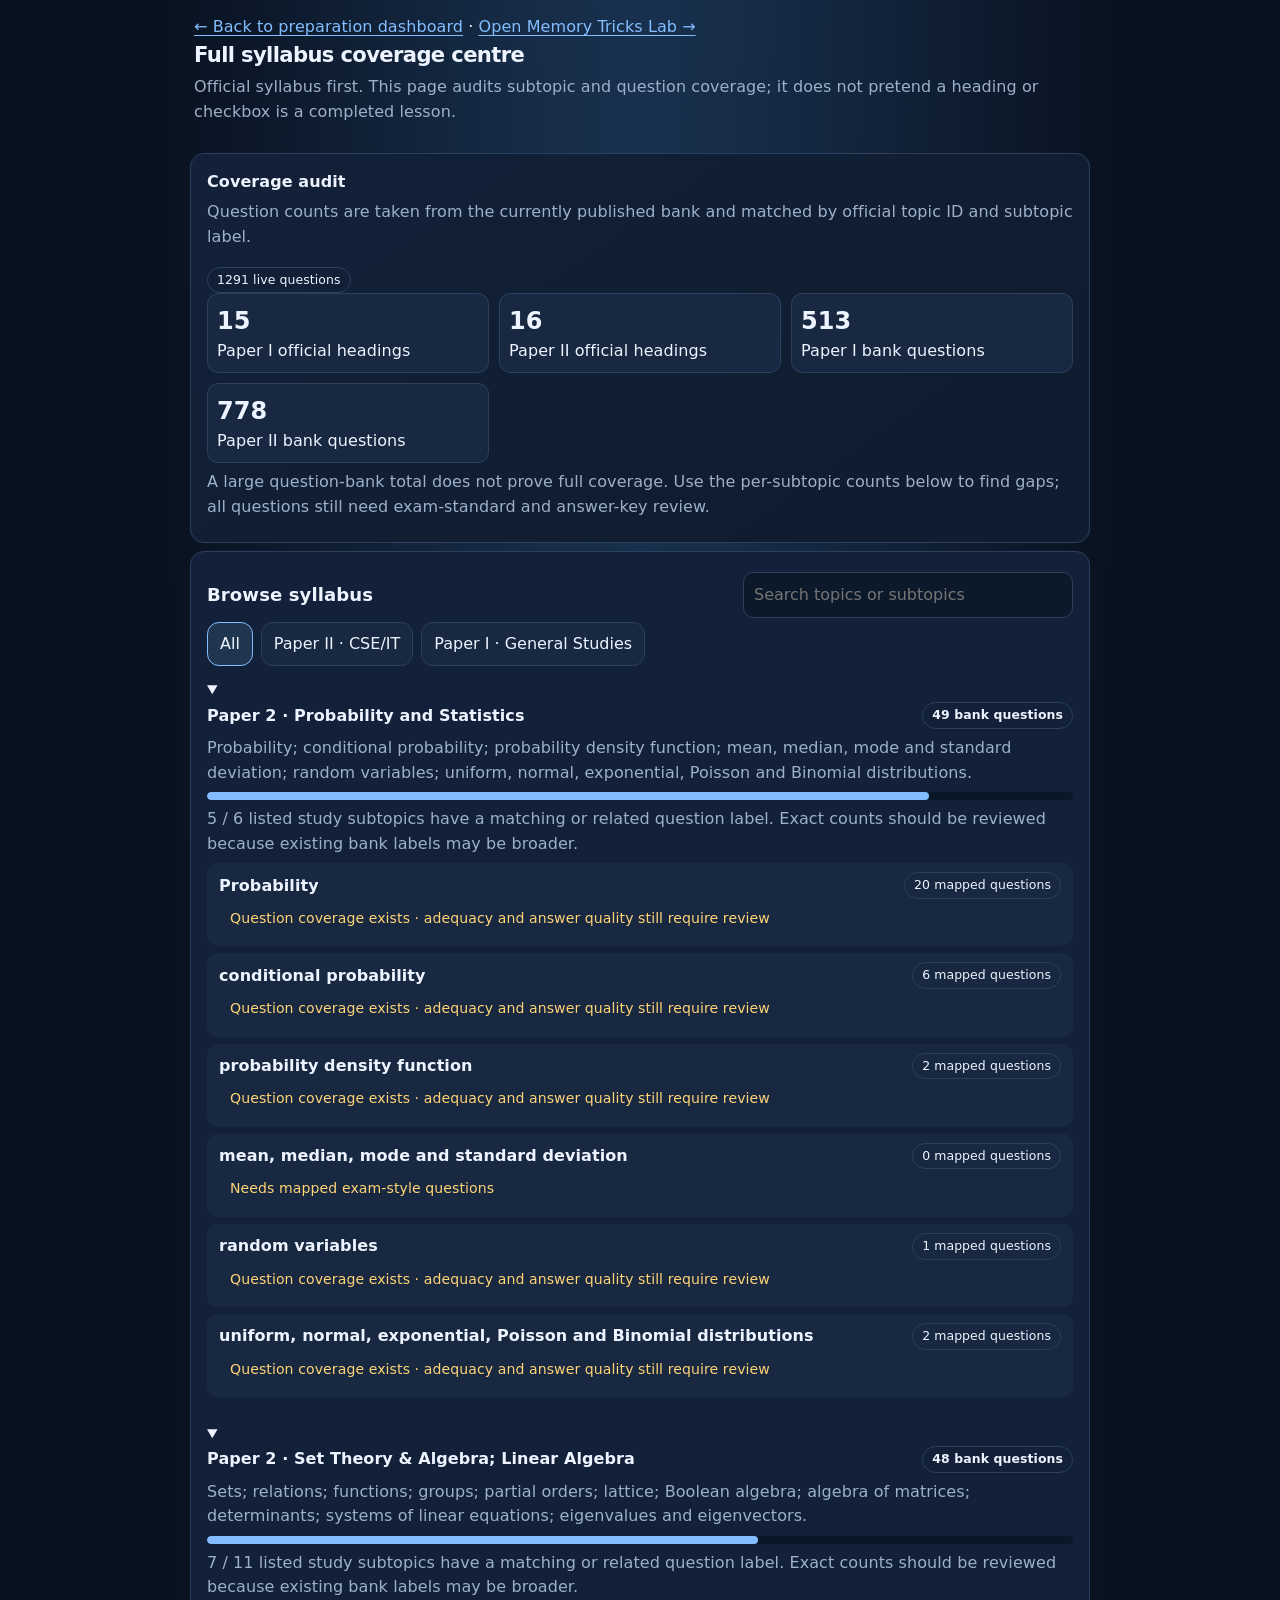
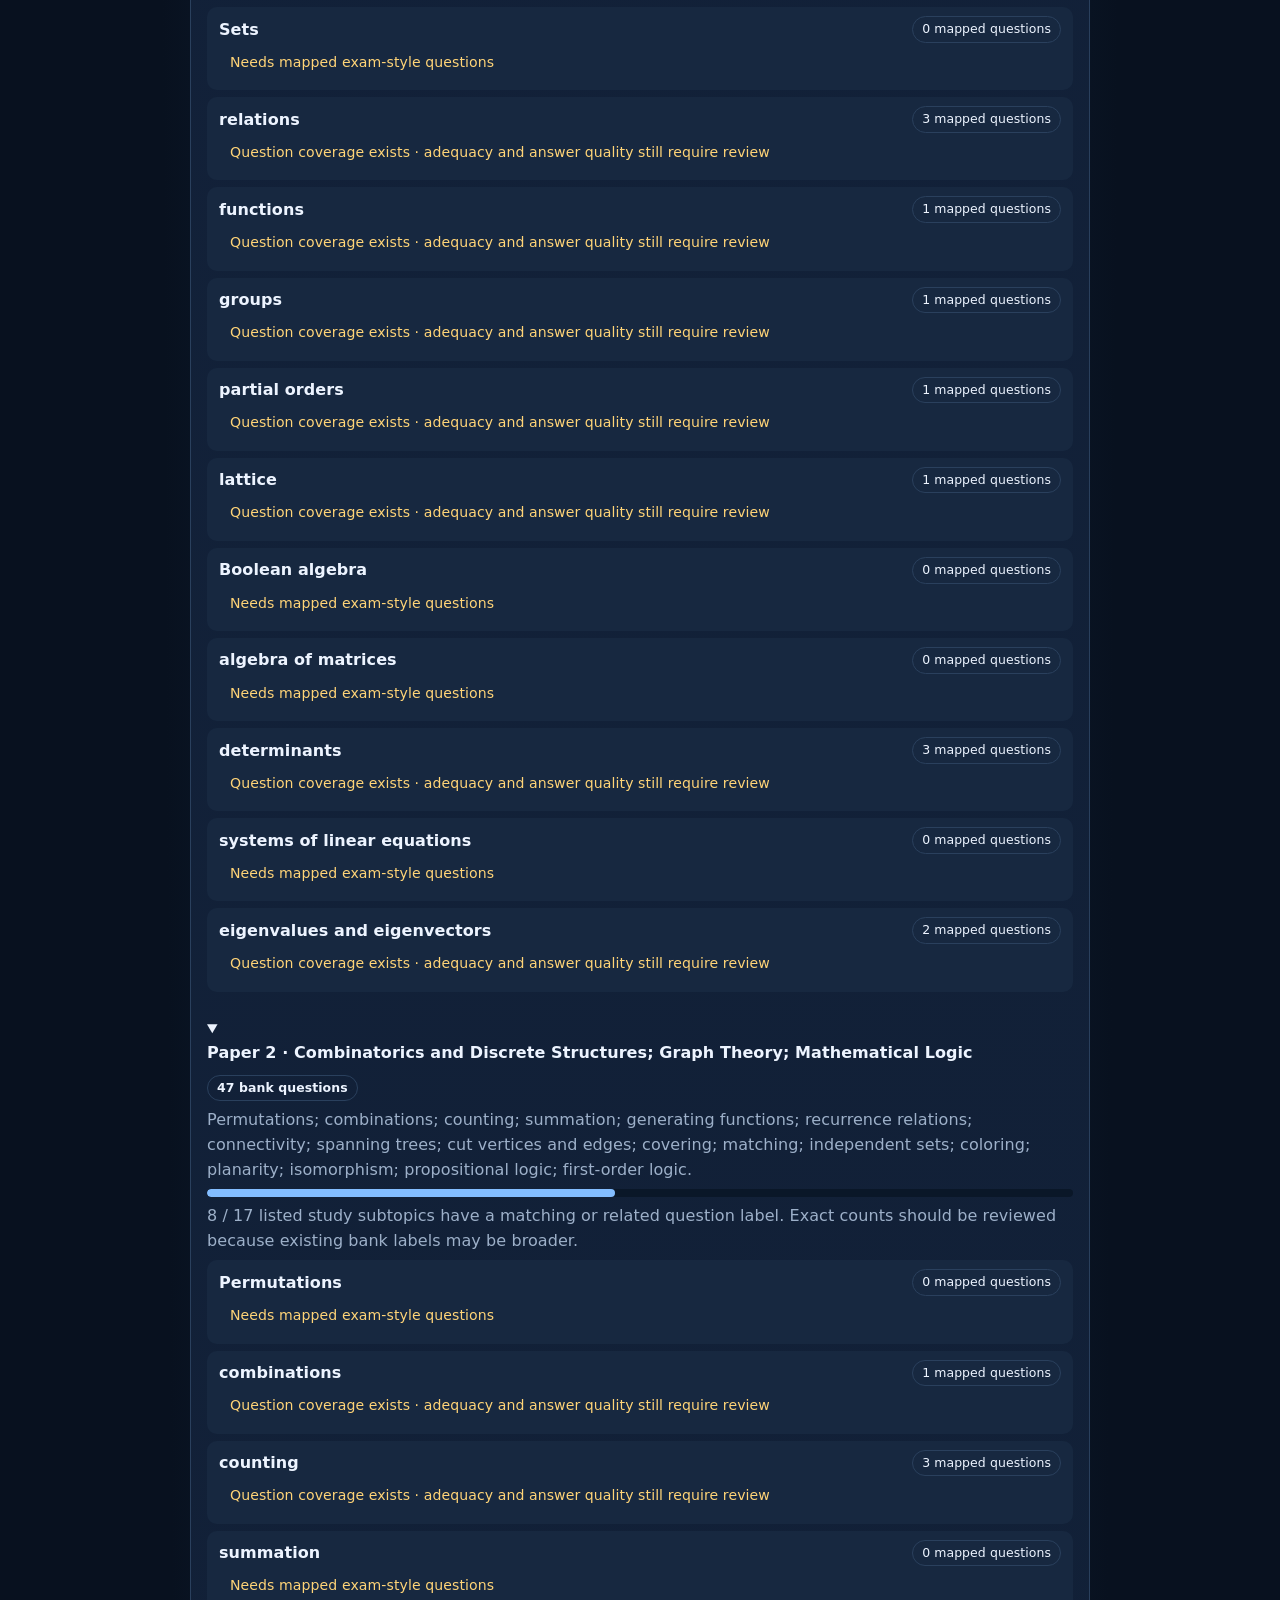
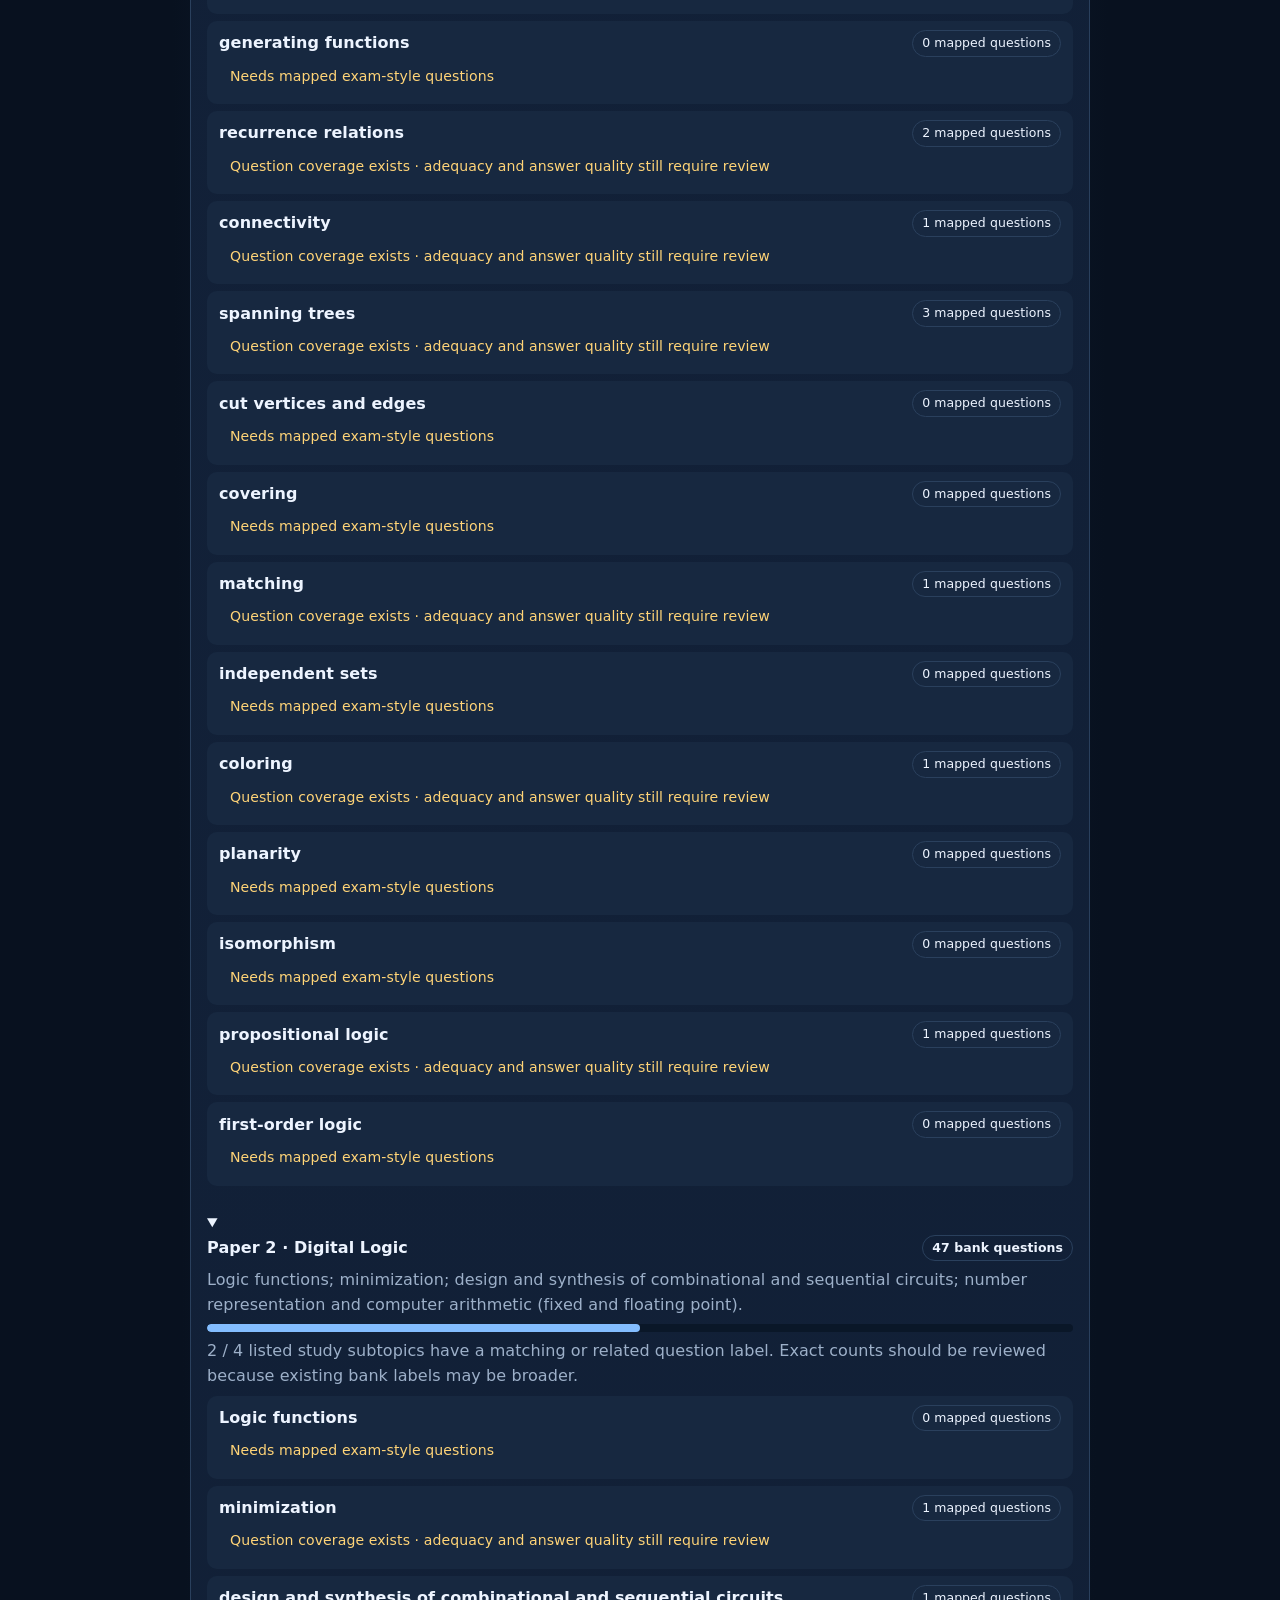
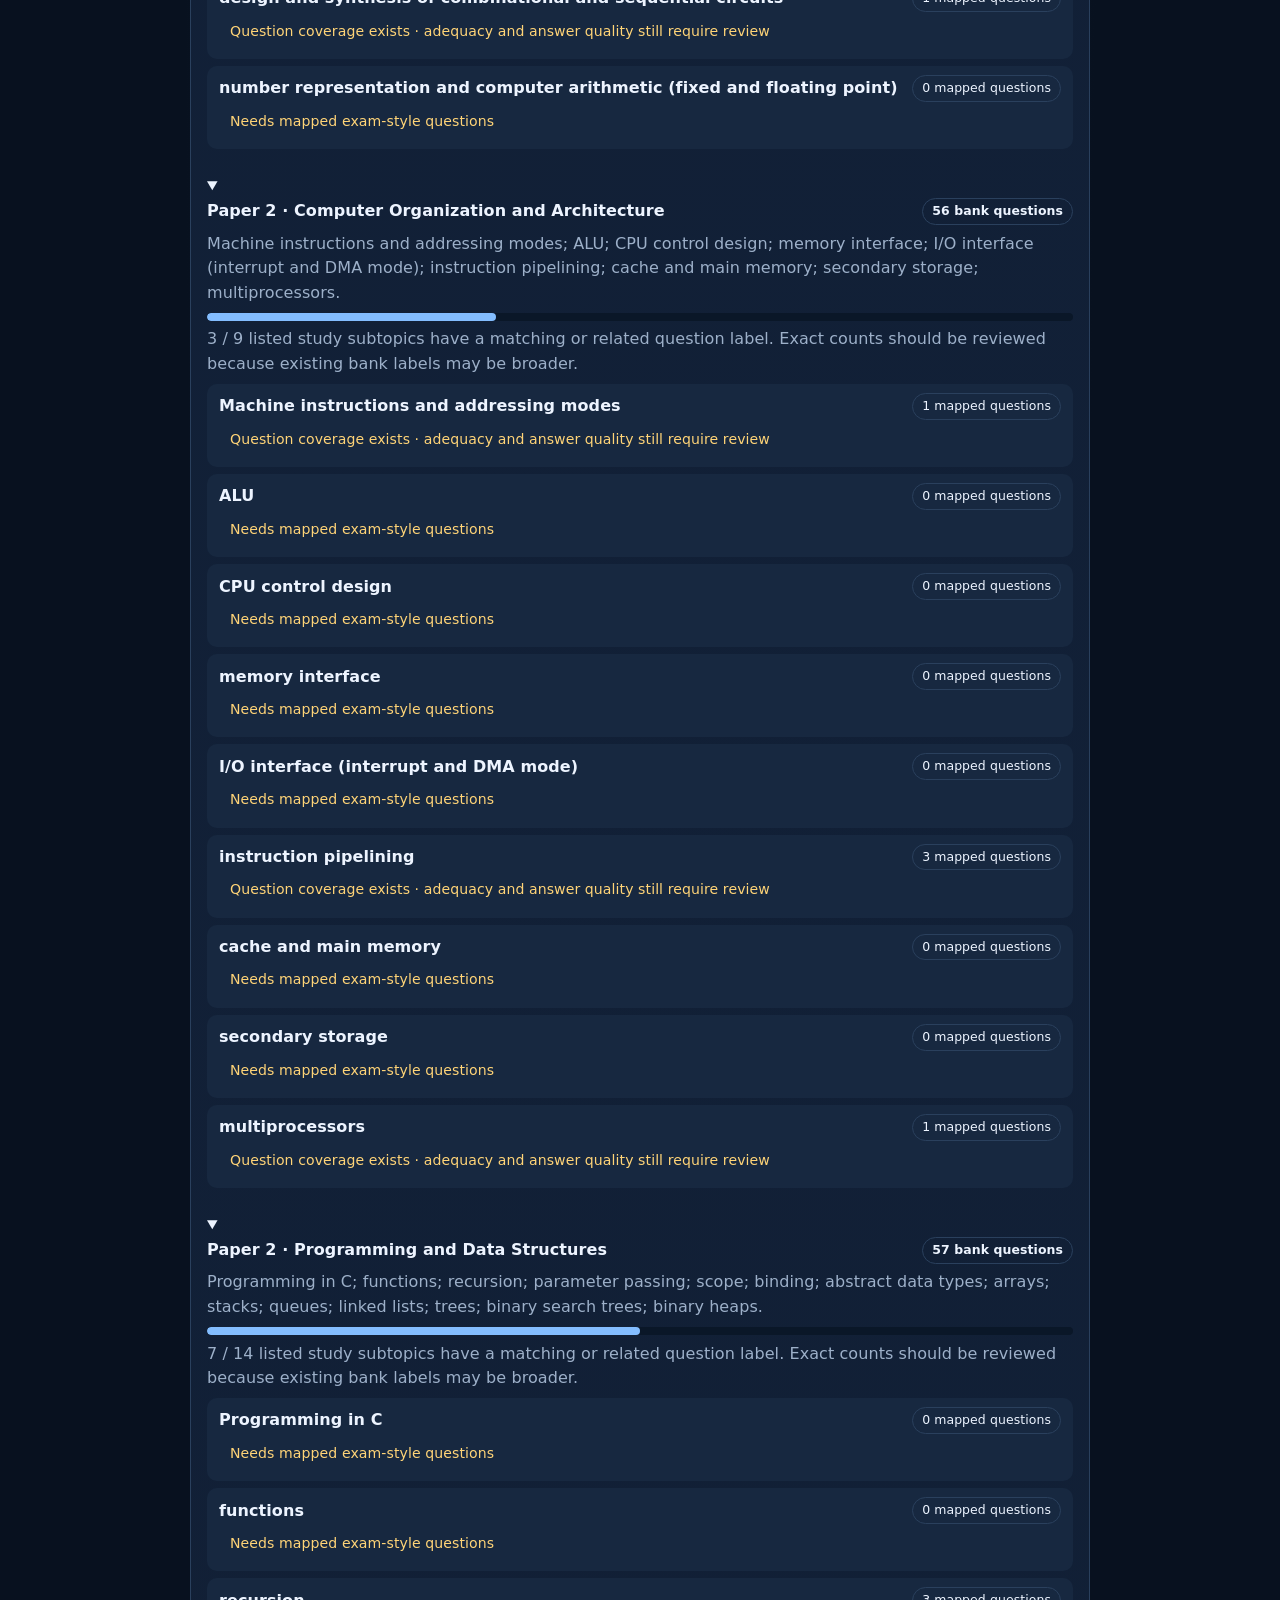
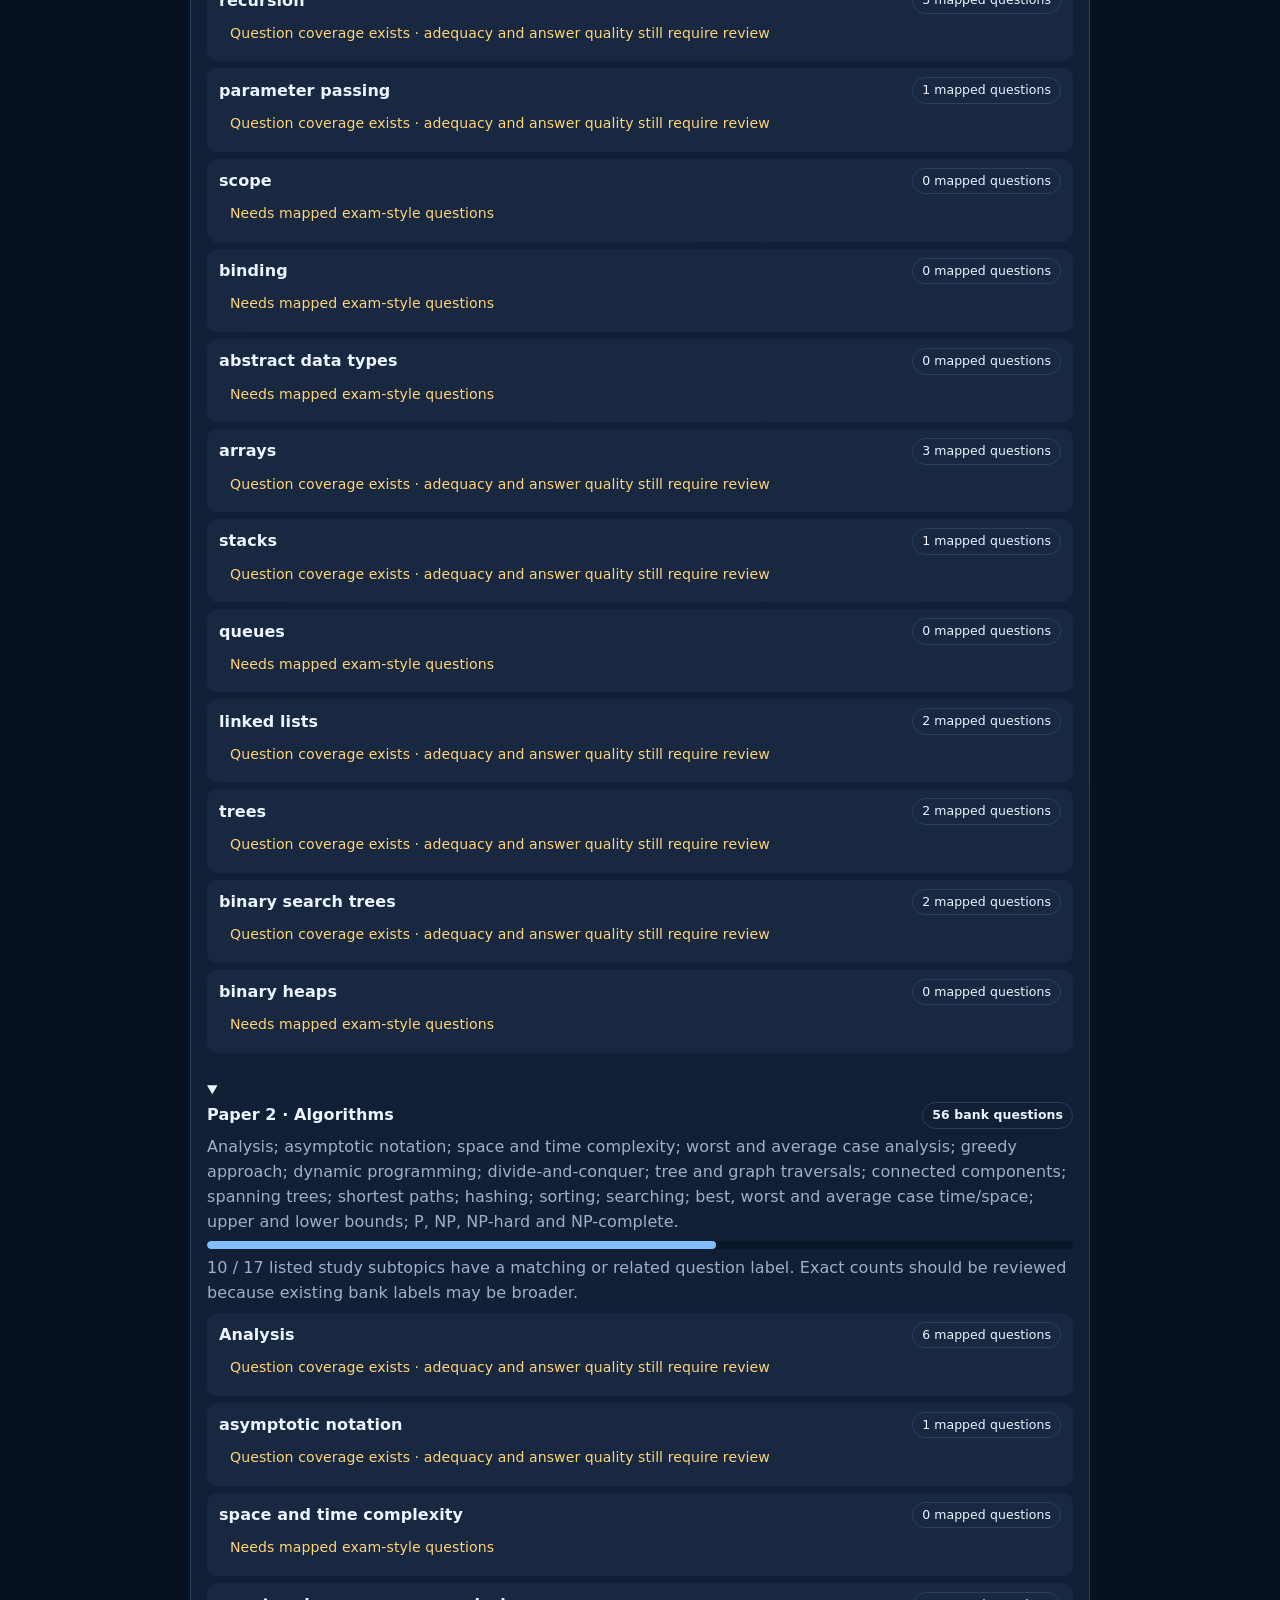
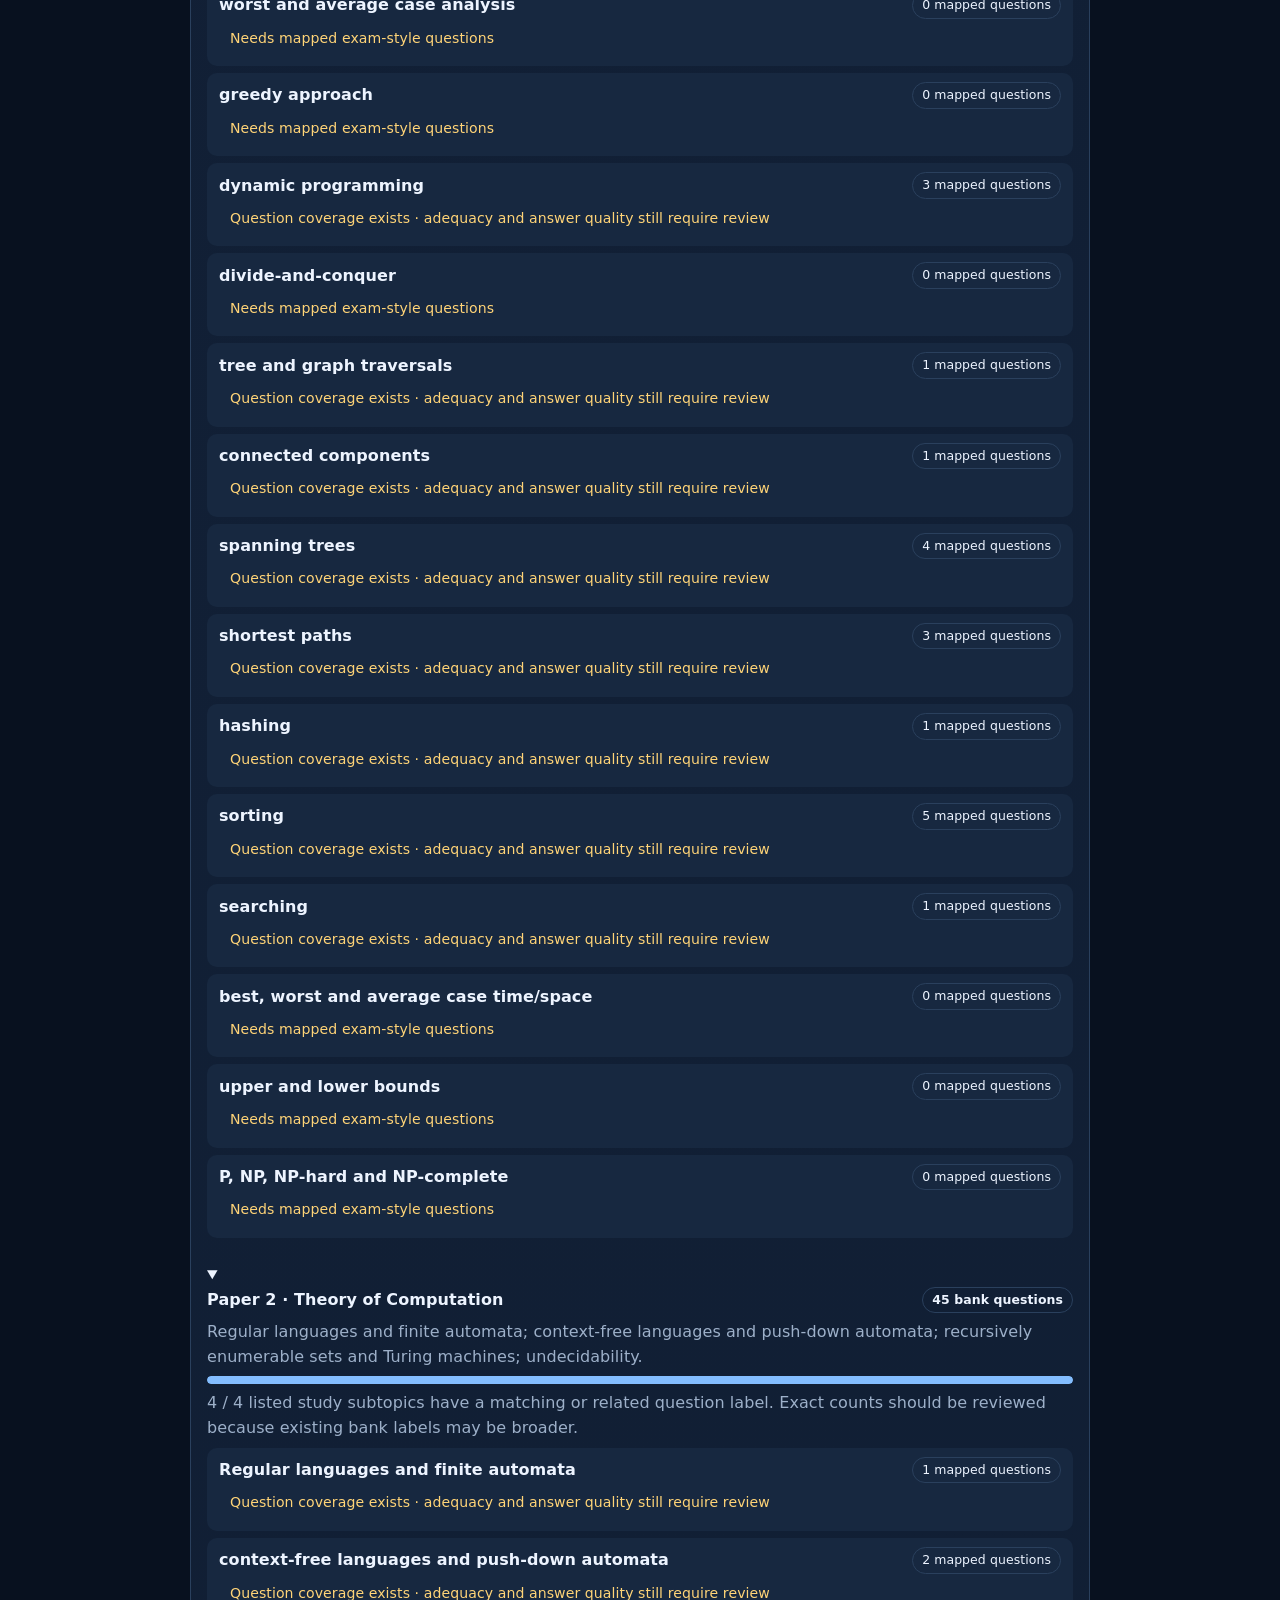
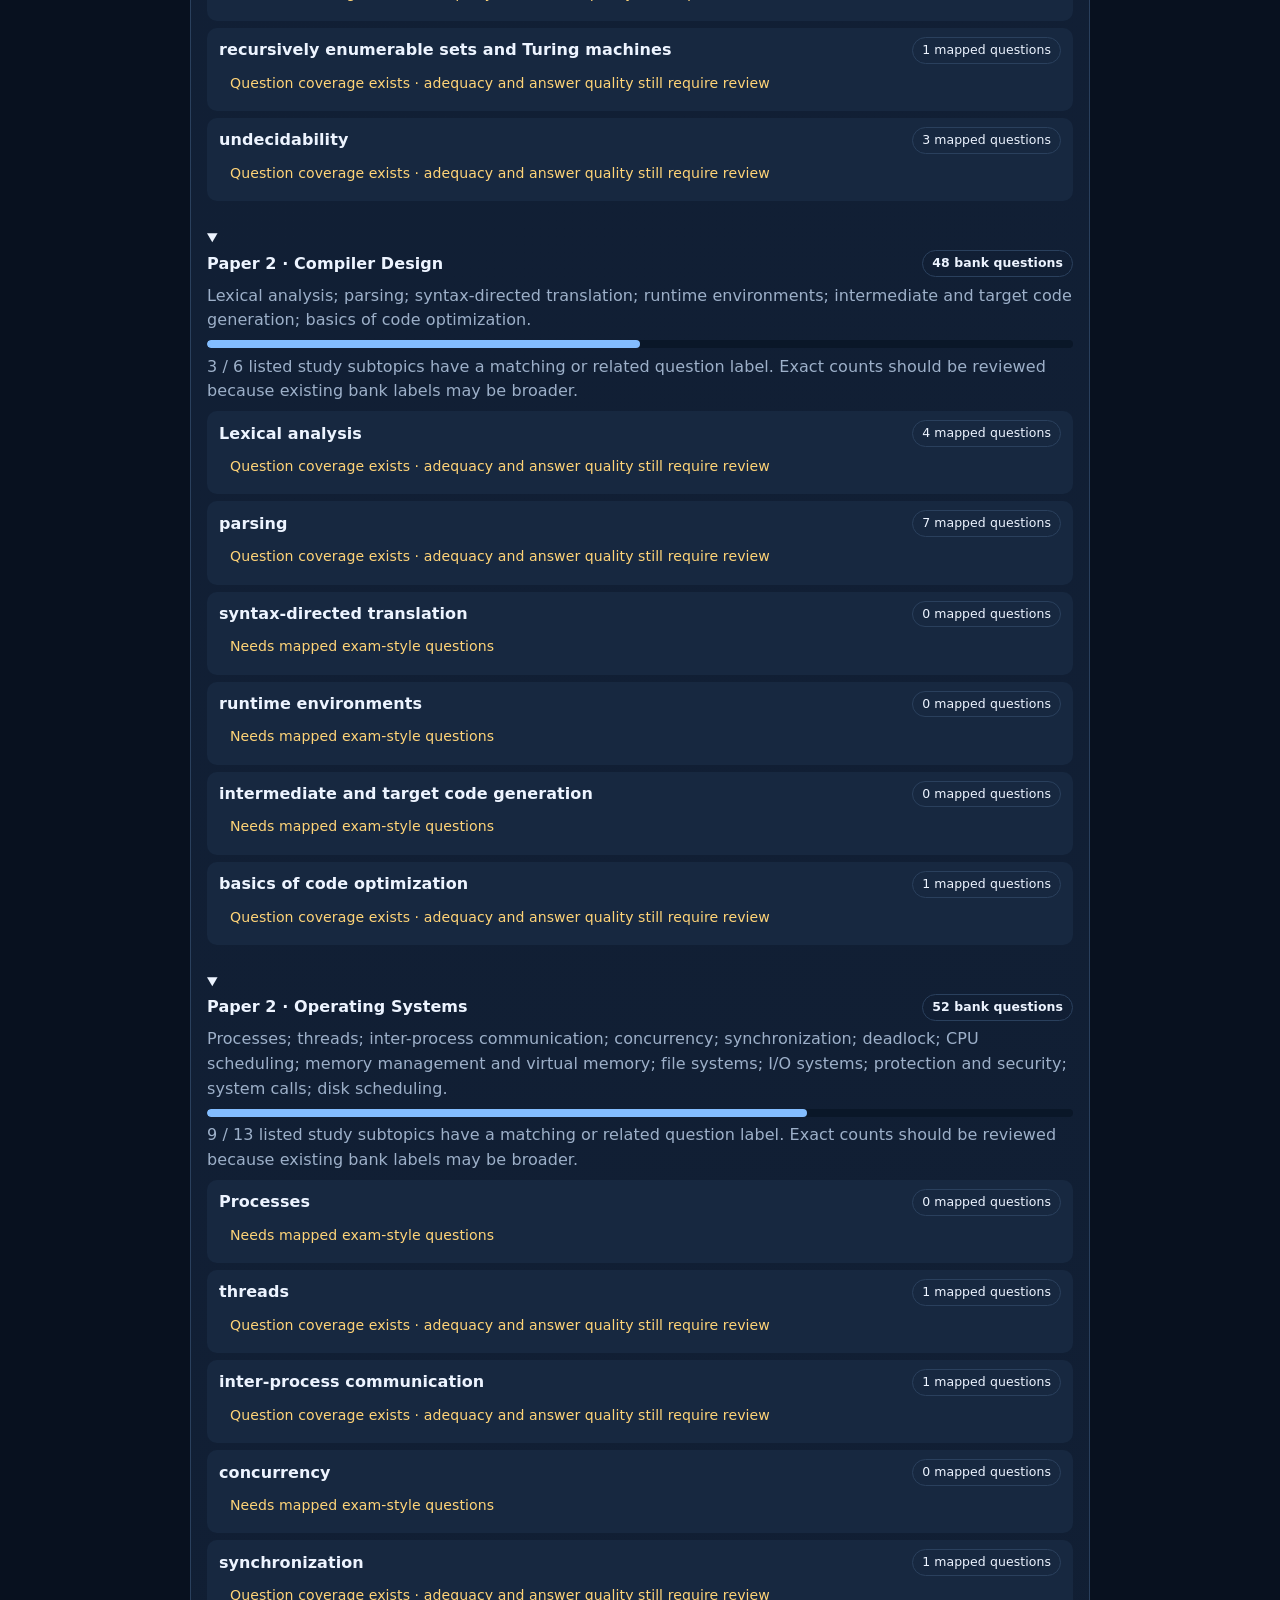
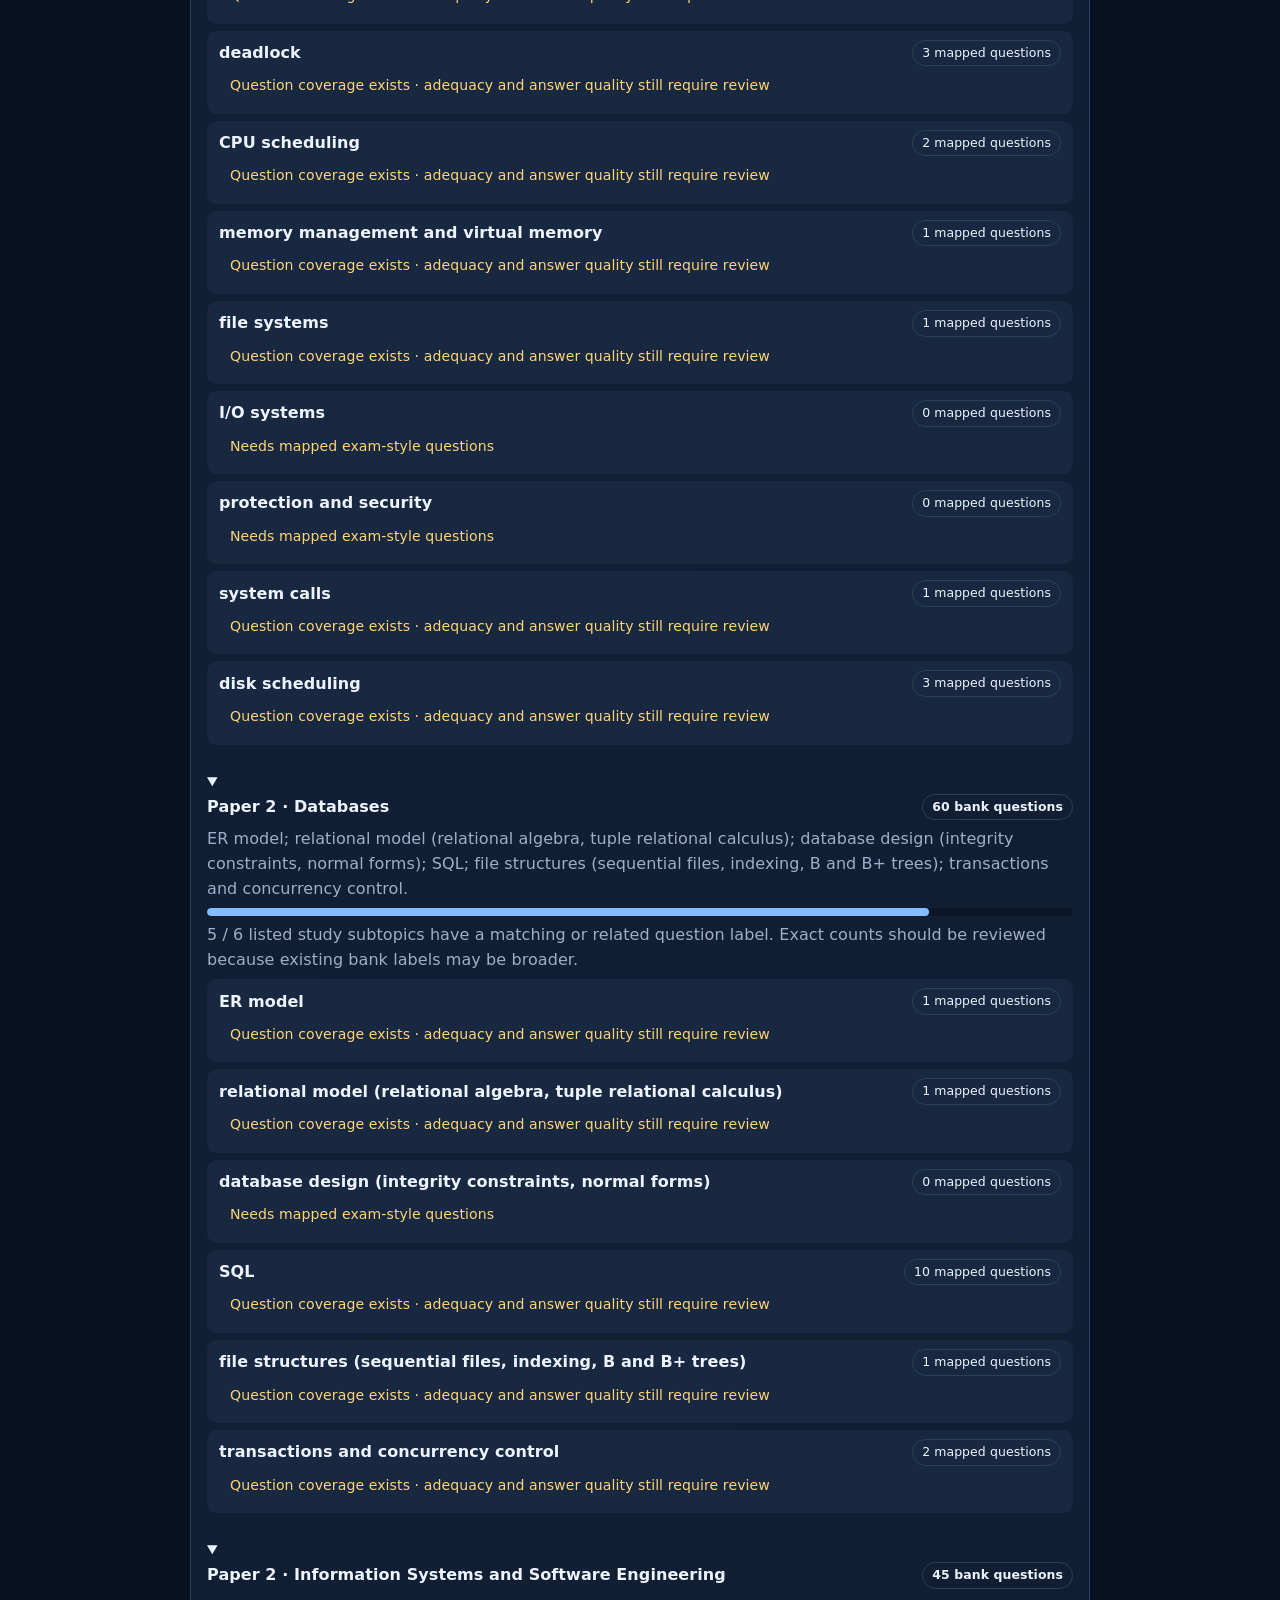
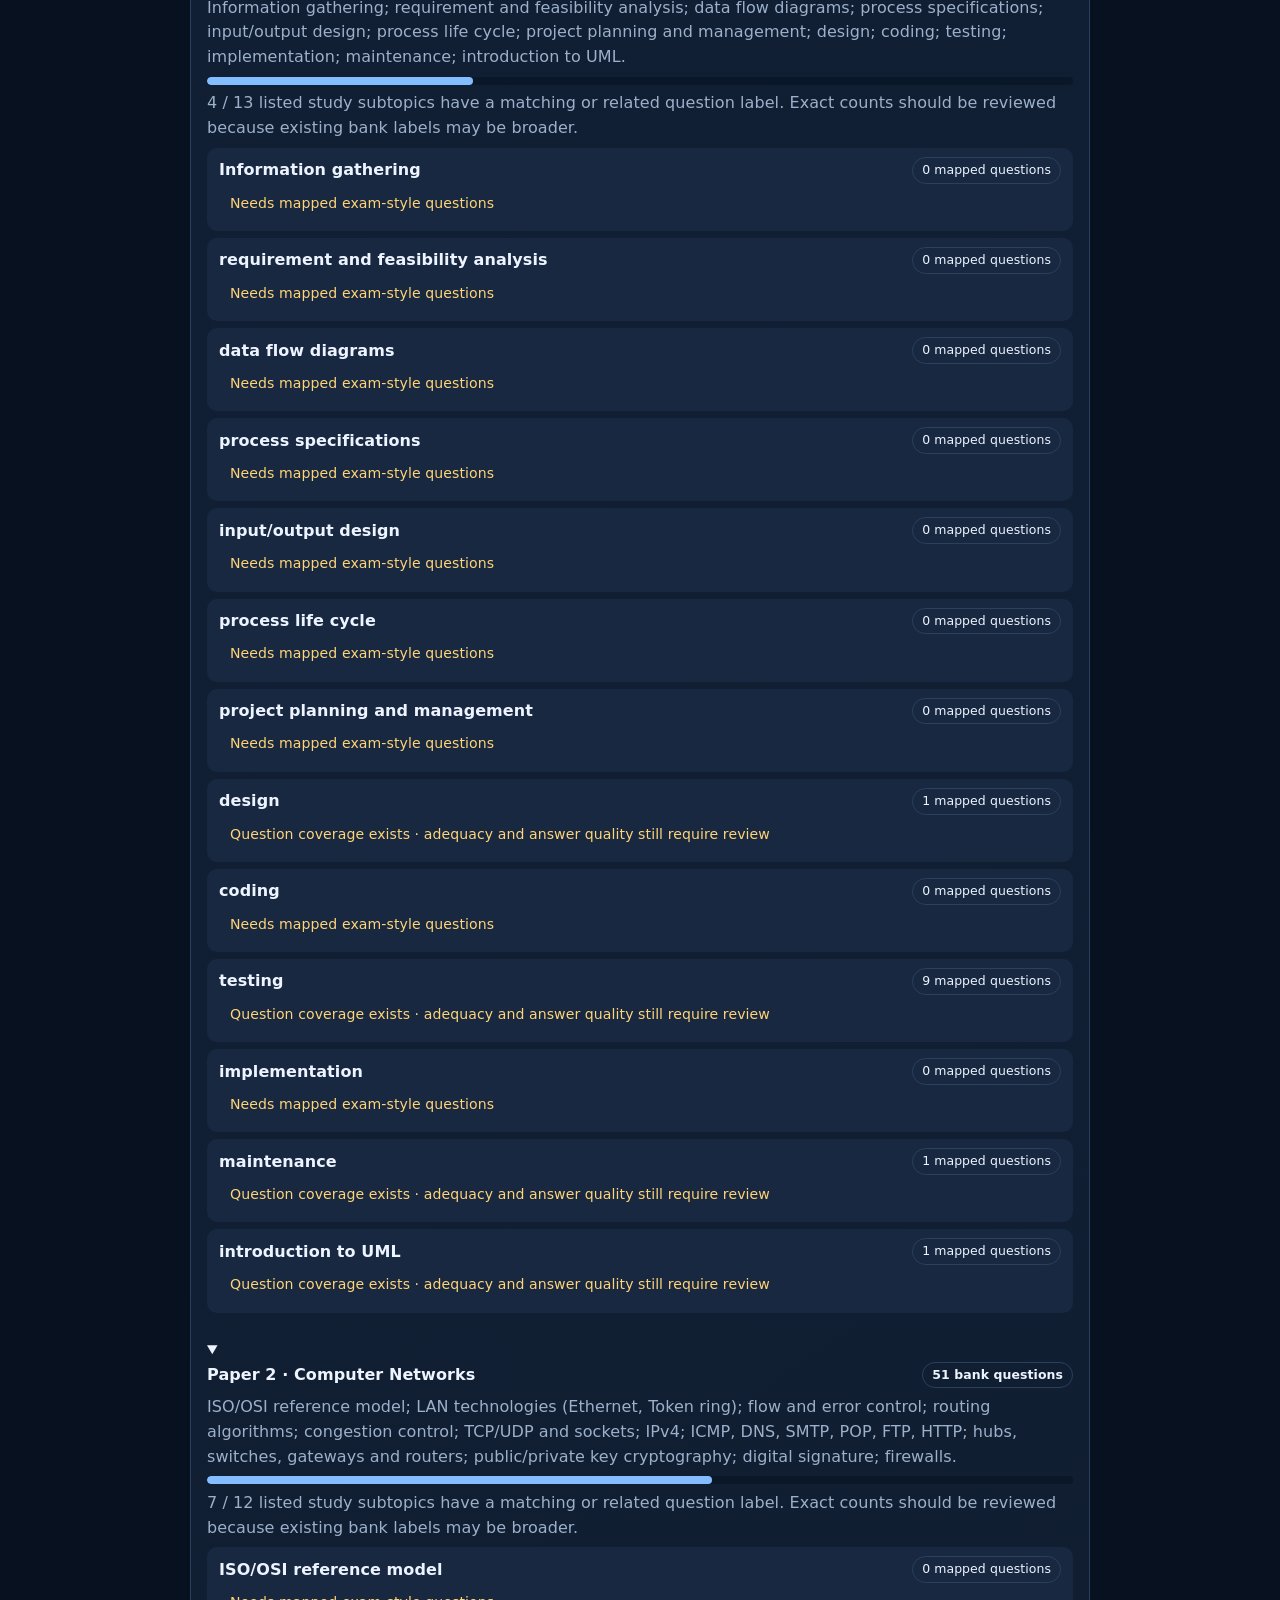
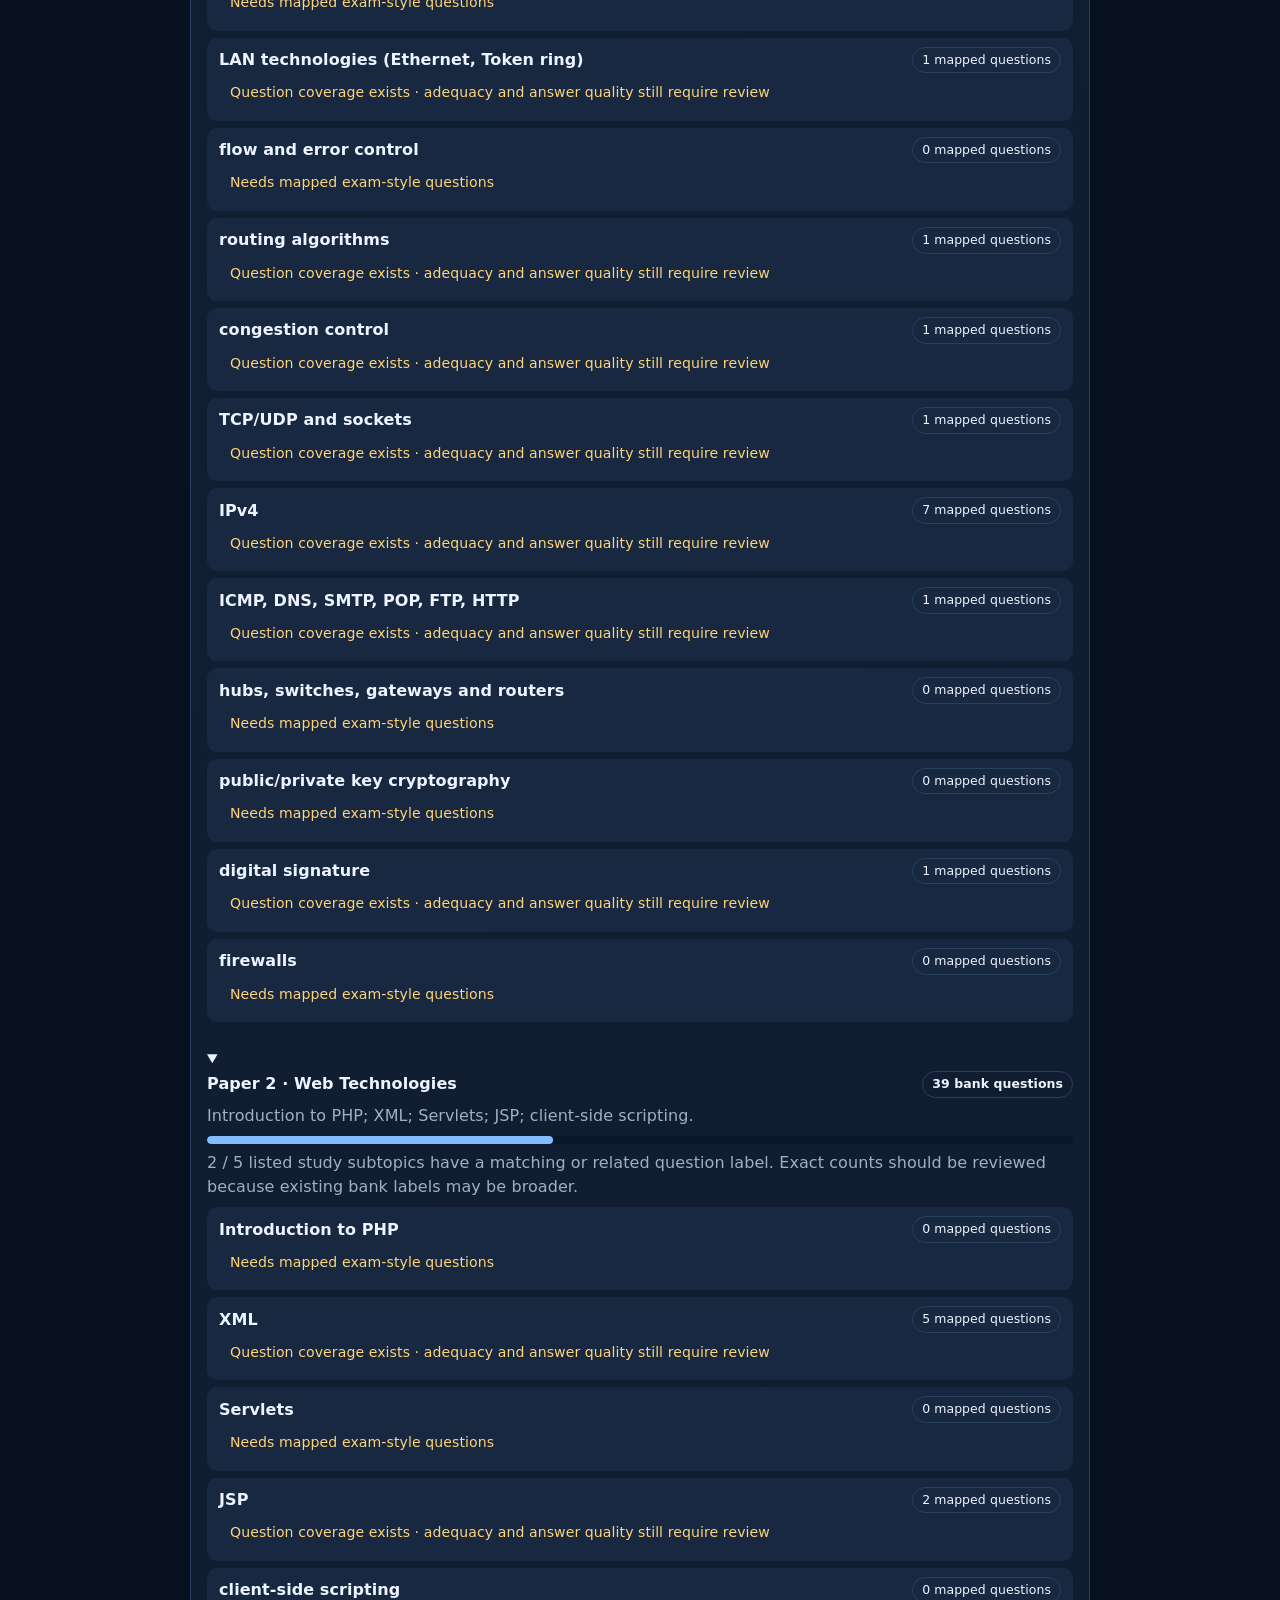
<file: learning-centre.html>
<!doctype html>
<html lang="en"><head><meta charset="utf-8"><meta name="viewport" content="width=device-width,initial-scale=1"><meta name="theme-color" content="#101827"><title>Full Syllabus Coverage | TGPSC Exam Companion</title>
<style>
:root{color-scheme:dark;--bg:#0b1220;--panel:#121d30;--panel2:#19263b;--line:#2a3a52;--text:#edf3fb;--muted:#9aabc1;--accent:#79b8ff;--good:#35c98a;--warn:#ffd166;--bad:#ff7777}*{box-sizing:border-box}body{margin:0;background:var(--bg);color:var(--text);font:16px/1.6 system-ui}header,main{max-width:900px;margin:auto;padding:18px}h1{font-size:1.5rem;margin:.2rem 0}h2{font-size:1.2rem}.muted,small{color:var(--muted)}a{color:var(--accent)}.card{background:var(--panel);border:1px solid var(--line);border-radius:16px;padding:16px;margin:12px 0}.row{display:flex;gap:10px;align-items:center;justify-content:space-between;flex-wrap:wrap}.pill{font-size:.78rem;border:1px solid var(--line);padding:3px 9px;border-radius:99px}.bar{height:8px;background:var(--panel2);border-radius:9px;overflow:hidden}.bar span{display:block;height:100%;background:var(--accent)}details{border-top:1px solid var(--line);padding:10px 0}summary{cursor:pointer;font-weight:700}.sub{padding:9px 12px;margin:7px 0;background:var(--panel2);border-radius:10px}.status{font-size:.78rem;color:var(--warn)}.filters{display:flex;gap:8px;flex-wrap:wrap}button{background:var(--panel2);color:var(--text);border:1px solid var(--line);padding:9px 12px;border-radius:10px;font:inherit}button.active{background:#203650;border-color:var(--accent)}input{background:var(--panel2);color:var(--text);border:1px solid var(--line);border-radius:9px;padding:10px;width:100%;font:inherit}.grid{display:grid;grid-template-columns:repeat(auto-fit,minmax(220px,1fr));gap:10px}.kpi{background:var(--panel2);padding:12px;border-radius:12px}.kpi b{font-size:1.5rem;display:block}
</style><link rel="stylesheet" href="./app-ui.css?v=6"></head><body><header><a href="./index.html">← Back to preparation dashboard</a> · <a href="./memory-tricks.html">Open Memory Tricks Lab →</a><h1>Full syllabus coverage centre</h1><p class="muted">Official syllabus first. This page audits subtopic and question coverage; it does not pretend a heading or checkbox is a completed lesson.</p></header><main>
<section class="card"><div class="row"><div><b>Coverage audit</b><p class="muted">Question counts are taken from the currently published bank and matched by official topic ID and subtopic label.</p></div><span class="pill" id="bankState">Loading bank…</span></div><div class="grid" id="summary"></div><p class="muted" id="notice"></p></section>
<section class="card"><div class="row"><h2>Browse syllabus</h2><input id="search" placeholder="Search topics or subtopics" style="max-width:330px"></div><div class="filters"><button class="active" data-paper="all">All</button><button data-paper="2">Paper II · CSE/IT</button><button data-paper="1">Paper I · General Studies</button></div><div id="topics"></div></section>
<section class="card"><h2>How coverage is classified</h2><p><b>Listed:</b> appears in the official syllabus transcription.</p><p><b>Questions mapped:</b> at least one live-bank question has this subtopic label. This is not proof of sufficient exam-level practice.</p><p><b>Needs question development:</b> no live-bank question is mapped to the subtopic.</p><p><b>Learning content:</b> this audit does not count a heading as teaching material. Detailed notes, worked examples and verified exam-level question sets must be authored and reviewed separately before a subtopic can be declared learning-complete.</p></section>
</main>
<script>
const P1={
"p1-01":["Regional current affairs","National current affairs","International current affairs"],
"p1-02":["International relations","International organisations","Bilateral and multilateral events"],
"p1-03":["General science","Indian achievements in science","Indian achievements in technology"],
"p1-04":["Environmental issues","Climate change and biodiversity","Disaster prevention","Disaster mitigation"],
"p1-05":["Indian economy and development","Telangana economy and development","Social development indicators","Welfare and development programmes"],
"p1-06":["India physical geography","India social geography","India economic geography"],
"p1-07":["Telangana physical geography","Telangana social geography","Telangana economic geography","Telangana demography"],
"p1-08":["Modern Indian history","Socio-economic and cultural developments","Indian national movement"],
"p1-09":["Telangana history","Telangana socio-economic and cultural history","Telangana statehood movement","Formation of Telangana state"],
"p1-10":["Indian Constitution","Indian political system","Governance","Public policy"],
"p1-11":["Social exclusion","Gender rights and inclusion","Caste and tribe issues","Disability rights","Inclusive policies"],
"p1-12":["Telangana society and culture","Heritage","Arts","Literature"],
"p1-13":["Telangana state policies","Major state programmes and implementation"],
"p1-14":["Logical reasoning","Analytical ability","Data interpretation"],
"p1-15":["Grammar and usage","Vocabulary","Reading comprehension","Sentence structure and basic writing"]
};
let syllabus=null,bank=[],paper="all";
const esc=s=>String(s??"").replace(/[&<>"']/g,c=>({"&":"&amp;","<":"&lt;",">":"&gt;",'"':"&quot;","'":"&#39;"}[c]));
function render(){
 const target=document.getElementById("topics"),term=document.getElementById("search").value.trim().toLowerCase();
 if(!syllabus)return;
 const groups=[...(paper==="all"||paper==="2"?syllabus.paper2.map(t=>({...t,paper:2})):[]),...(paper==="all"||paper==="1"?syllabus.paper1.map(t=>({...t,paper:1})):[])];
 target.innerHTML=groups.map(t=>{
  const subs=t.paper===1?(P1[t.id]||[]):String(t.details||"").split(/[;.]/).map(x=>x.trim()).filter(Boolean);
  const qs=bank.filter(q=>q.topicId===t.id),matched=qs.length;
  const rows=subs.map(label=>{
   const n=qs.filter(q=>String(q.subtopic||"").toLowerCase()===label.toLowerCase()).length;
   const loose=qs.filter(q=>String(q.subtopic||"").toLowerCase().includes(label.toLowerCase())||label.toLowerCase().includes(String(q.subtopic||" ").toLowerCase())).length;
   const count=Math.max(n,loose);
   return {label,count};
  }).filter(x=>(t.title+" "+x.label).toLowerCase().includes(term));
  if(term&&!t.title.toLowerCase().includes(term)&&!rows.length)return "";
  const total=rows.length,covered=rows.filter(x=>x.count>0).length;
  return '<details class="card" open><summary><span class="row"><span>Paper '+t.paper+' · '+esc(t.title)+'</span><span class="pill">'+matched+' bank questions</span></span></summary><p class="muted">'+(t.details?esc(t.details):"Planning breakdown of this official Paper I heading; these subheadings organise study and are not additional notification wording.")+'</p><div class="bar"><span style="width:'+(total?covered/total*100:0)+'%"></span></div><p class="muted">'+covered+' / '+total+' listed study subtopics have a matching or related question label. Exact counts should be reviewed because existing bank labels may be broader.</p>'+rows.map(x=>'<div class="sub"><div class="row"><b>'+esc(x.label)+'</b><span class="pill">'+x.count+' mapped questions</span></div><div class="status">'+(x.count?"Question coverage exists · adequacy and answer quality still require review":"Needs mapped exam-style questions")+'</div></div>').join("")+'</details>';
 }).join("");
 if(!target.innerHTML)target.innerHTML='<p class="muted">No matching syllabus items.</p>';
}
async function init(){
 try{
  const [a,b]=await Promise.all([fetch("./study-data.json",{cache:"no-store"}),fetch("./question-bank.json",{cache:"no-store"})]);
  if(!a.ok||!b.ok)throw Error("Required syllabus or bank file could not be loaded.");
  syllabus=(await a.json()).syllabus;bank=(await b.json()).questions||[];
  const p1=bank.filter(q=>q.paper===1).length,p2=bank.filter(q=>q.paper===2).length;
  document.getElementById("bankState").textContent=bank.length+" live questions";
  document.getElementById("summary").innerHTML='<div class="kpi"><b>15</b>Paper I official headings</div><div class="kpi"><b>16</b>Paper II official headings</div><div class="kpi"><b>'+p1+'</b>Paper I bank questions</div><div class="kpi"><b>'+p2+'</b>Paper II bank questions</div>';
  document.getElementById("notice").textContent="A large question-bank total does not prove full coverage. Use the per-subtopic counts below to find gaps; all questions still need exam-standard and answer-key review.";
  render();
 }catch(e){document.getElementById("bankState").textContent="Could not load";document.getElementById("notice").textContent=e.message;}
}
document.querySelectorAll("[data-paper]").forEach(b=>b.addEventListener("click",()=>{paper=b.dataset.paper;document.querySelectorAll("[data-paper]").forEach(x=>x.classList.toggle("active",x===b));render()}));
document.getElementById("search").addEventListener("input",render);init();
</script></body></html>
</file>
<file: app-ui.css>
/* Shared TGPSC Exam Companion UI system — v2: compact, chat-like reading layout */
:root{color-scheme:dark;--bg:#08111f;--panel:#101d30;--panel2:#172840;--line:#2a405d;--text:#edf4ff;--muted:#9db0c9;--accent:#83bdff;--good:#42d6a0;--warn:#ffd477;--bad:#ff8585;--focus:#ffe08a;--radius:18px}
*{box-sizing:border-box}
html{scroll-behavior:smooth;-webkit-text-size-adjust:100%}
body{background:radial-gradient(ellipse at 50% -12%,#1b3555 0%,var(--bg) 54%);color:var(--text);font:16px/1.6 system-ui,-apple-system,BlinkMacSystemFont,"Segoe UI",sans-serif;letter-spacing:.005em}
header,main{max-width:900px;margin-inline:auto}
header{padding:22px 18px 10px}
main{padding:10px 16px 34px}
h1{font-size:clamp(1.45rem,4vw,1.9rem);line-height:1.2;letter-spacing:-.03em}
h2{font-size:clamp(1.18rem,3.4vw,1.45rem);line-height:1.3}
h3{font-size:1.08rem;line-height:1.35}
p{margin-block:.55em}
a{color:var(--accent);text-underline-offset:3px}
button,input,select,textarea{font:inherit}
button{cursor:pointer;touch-action:manipulation}
:focus-visible{outline:3px solid var(--focus)!important;outline-offset:3px}
.card{background:linear-gradient(145deg,#122139 0%,var(--panel) 75%);border:1px solid var(--line);border-radius:var(--radius);padding:18px;margin:12px 0;box-shadow:0 10px 28px #00000020}
.eyebrow{font-size:.76rem;letter-spacing:.09em;font-weight:800;color:var(--accent)}
.muted,small{color:var(--muted)}
.btn,button{min-height:44px;border-radius:12px}
.btn{font-weight:750}
input:not([type=checkbox]):not([type=radio]):not([type=range]),select,textarea{max-width:100%;border:1px solid var(--line);border-radius:12px;background:#0c192b;color:var(--text);padding:12px}
textarea{line-height:1.55}
table{width:100%;border-collapse:collapse}
th,td{border-bottom:1px solid var(--line);padding:10px 8px;text-align:left;vertical-align:top}
th{color:#c7dcf5;font-size:.86rem}
.pill{border:1px solid var(--line);border-radius:999px}
.progress,.bar{background:#0a1728;border-radius:999px;overflow:hidden}
.progress span,.bar span{border-radius:999px}
.notice,.note,.status{border-radius:12px}
details{border-color:var(--line)}
summary{cursor:pointer}
nav{background:#0b1728f2!important;border-top:1px solid var(--line)!important;backdrop-filter:blur(16px);-webkit-backdrop-filter:blur(16px)}
nav{grid-template-columns:repeat(6,minmax(0,1fr))!important}
nav button{min-width:0;min-height:48px;font-size:.7rem!important;line-height:1.35;padding:5px 1px!important}
nav button.active{color:var(--accent)!important}
.stats{gap:10px}
.stat,.kpi{border-radius:14px}
.option{transition:background .15s,border-color .15s}
@media(min-width:700px){body{font-size:17px}header,main{max-width:960px}.card{padding:21px}}
@media(max-width:420px){header{padding:18px 15px 8px}main{padding-inline:12px}.card{padding:15px;border-radius:16px}nav button{font-size:.64rem!important}}
@media(prefers-reduced-motion:reduce){html{scroll-behavior:auto}*,*::before,*::after{transition:none!important;animation:none!important}}

/* Mobile-first reading layout: use the screen, not nested card frames. */
body{font-size:16px;line-height:1.55}
header,main{width:100%;max-width:960px;margin-inline:auto}
header{padding:18px 16px 8px}
main{padding:8px 12px 28px}
h1{font-size:1.4rem;line-height:1.25}
h2{font-size:1.18rem;line-height:1.35}
h3{font-size:1.04rem;line-height:1.4}
.qtext{font-size:1.08rem!important;line-height:1.55!important;font-weight:650;margin:14px 0!important}
.option{font-size:1rem!important;line-height:1.5!important;padding:13px 14px!important;min-height:0!important}
.option b{font-size:1rem!important}
.review-option{font-size:1rem;line-height:1.5;padding:11px 12px}
p,.muted{font-size:1rem;line-height:1.55}
.small,.muted.small{font-size:.88rem}
.eyebrow{font-size:.74rem}
.card{padding:15px;margin:9px 0;border-radius:15px;box-shadow:none}
/* A card inside another card should read as a section, not another framed panel. */
.card .card:not(.stat):not(.kpi):not(.rev-kpi){background:transparent;border:0;border-radius:0;box-shadow:none;padding:8px 0;margin:8px 0}
.card .card:not(.stat):not(.kpi):not(.rev-kpi)>.card{padding:6px 0}
.card .stats .card,.card .stat,.card .kpi,.card .rev-kpi{background:var(--panel2);border:1px solid var(--line);border-radius:12px;padding:11px;box-shadow:none}
#quiz>.card,#results>.card{padding:15px}
#quiz .option{margin:8px 0}
nav{display:grid!important;grid-template-columns:repeat(6,minmax(0,1fr))!important;gap:0!important}
nav button{min-width:0!important;white-space:normal;font-size:.7rem!important;line-height:1.25!important;padding:6px 1px!important}
@media(max-width:420px){
 header{padding:16px 13px 6px}
 main{padding:7px 10px 24px}
 .card{padding:13px;margin:8px 0;border-radius:13px}
 .qtext{font-size:1.04rem!important}
 .option{font-size:.96rem!important;padding:12px!important}
 nav button{font-size:.63rem!important}
}
@media(min-width:700px){
 body{font-size:16px}
 header,main{max-width:960px}
 main{padding:12px 20px 36px}
}

/* Results/review screen: compact, edge-to-edge content hierarchy. */
#results>.card{background:transparent!important;border:0!important;box-shadow:none!important;padding:0!important;margin:0!important}
#resultBody>.card{background:transparent!important;border:0!important;box-shadow:none!important;border-radius:0!important;padding:12px 0!important;margin:0!important}
#resultBody>.card+.card{border-top:1px solid var(--line)!important}
#resultBody>.card .eyebrow{font-size:.72rem!important}
#resultBody>.card>p{font-size:1rem!important;line-height:1.5!important;margin:8px 0!important}
.review-option{background:#17263b!important;border:1px solid #2b3e58!important;border-radius:12px!important;padding:11px 13px!important;margin:7px 0!important;font-size:.96rem!important;line-height:1.45!important}
.review-option b{font-size:.98rem!important;line-height:1.45!important}
.review-option .muted{font-size:.9rem!important;line-height:1.45!important}
.review-option.correct{background:#12392f!important;border:2px solid var(--success)!important}
.review-option.incorrect{background:#43262d!important;border:2px solid var(--danger)!important}
.review-tag{font-size:.7rem!important;padding:2px 7px!important}
.recall-aid{background:transparent!important;border:0!important;border-top:1px solid var(--line)!important;border-radius:0!important;padding:11px 0 0!important;margin:12px 0 0!important}
.recall-aid>b{font-size:1.05rem!important;line-height:1.4!important}
.recall-aid .aid-cue{font-size:.96rem!important;line-height:1.5!important}
.aid-diagram{font-size:.82rem!important}
#resultBody>.notice{margin:0 0 12px!important;font-size:.9rem!important;line-height:1.45!important}
@media(max-width:420px){
 #results>.card{padding:0!important}
 #resultBody>.card{padding:10px 0!important}
 .review-option{padding:10px 11px!important;font-size:.92rem!important}
 .review-option b{font-size:.94rem!important}
 .review-option .muted{font-size:.86rem!important}
 .recall-aid .aid-cue{font-size:.92rem!important}
}

/* Study-flow polish: progressive disclosure and a quieter home screen. */
.review-question{padding:14px 0;border-bottom:1px solid var(--line)}
.review-question:last-child{border-bottom:0}
.review-topic{display:block;margin-top:4px;font-size:.9rem;color:var(--muted)}
.review-stem{font-size:1.02rem!important;line-height:1.5!important;margin:9px 0 12px!important}
.review-option{padding:10px 12px!important;margin:7px 0!important}
.review-option-head{display:flex;align-items:flex-start;justify-content:space-between;gap:8px;flex-wrap:wrap}
.review-option-head>b{font-size:.94rem!important;line-height:1.45!important}
.review-explain{margin-top:6px;border-top:1px solid #ffffff12;padding-top:5px}
.review-explain summary,.recall-aid summary{font-size:.83rem;font-weight:650;color:var(--accent);padding:4px 0;cursor:pointer;list-style-position:inside}
.review-explain p{font-size:.88rem!important;line-height:1.5!important;margin:6px 0 2px!important;color:var(--muted)}
.recall-aid{display:block;margin:10px 0 0!important;padding:8px 0 0!important;border-top:1px solid var(--line)!important}
.recall-aid .aid-cue{font-size:.9rem!important;line-height:1.5!important;margin:7px 0}
.home-tools h3{margin:3px 0 12px}
.home-tool-grid{display:grid;grid-template-columns:repeat(2,minmax(0,1fr));gap:8px}
.home-tool-grid>a,.home-tool-more{display:block;min-width:0;padding:11px 12px;border:1px solid var(--line);border-radius:12px;background:var(--panel2);text-decoration:none;color:var(--text)}
.home-tool-grid>a b,.home-tool-more summary b{display:block;font-size:.91rem}
.home-tool-grid>a span{display:block;font-size:.78rem;color:var(--muted);line-height:1.4;margin-top:3px}
.home-tool-more summary{list-style:none;cursor:pointer}
.home-tool-more summary::-webkit-details-marker{display:none}
.home-tool-more p{margin:6px 0;font-size:.8rem}
.home-tool-more>a{font-size:.85rem}
.home-privacy{margin:11px 0 0}
@media(max-width:420px){
 .review-question{padding:11px 0}
 .review-stem{font-size:.98rem!important}
 .review-option{padding:9px 10px!important}
 .review-option-head>b{font-size:.9rem!important}
 .home-tool-grid{gap:7px}
 .home-tool-grid>a,.home-tool-more{padding:10px}
}

/* Always-visible memory trick: one consistent study message per question. */
.recall-aid{display:block!important;background:#2b281b!important;border:1px solid #76602b!important;border-radius:12px!important;padding:12px 13px!important;margin:11px 0 0!important}
.memory-trick-title{font-size:.96rem;font-weight:800;color:#ffda83;margin:0 0 7px}
.recall-aid .aid-cue{font-size:.91rem!important;line-height:1.55!important;color:#f1e8d1;margin:0!important}
.recall-aid .aid-diagram{margin:9px 0 0!important;padding:9px!important;background:#171d29!important;border-radius:9px!important;font-size:.82rem!important}
.review-explain[open] p{padding-top:5px}
@media(max-width:420px){.recall-aid{padding:10px 11px!important}.memory-trick-title{font-size:.92rem}.recall-aid .aid-cue{font-size:.88rem!important}}

/* v3 compactness pass — consistent density across every app page */
:root{--radius:14px}
body{font-size:15px;line-height:1.5}
header{padding:15px 14px 6px}
main{padding:7px 10px 24px}
h1{font-size:1.32rem;line-height:1.25}
h2{font-size:1.13rem;line-height:1.32}
h3{font-size:1rem;line-height:1.35}
p{margin-block:.42em}
.card{padding:12px;margin:8px 0;border-radius:14px}
.card .card:not(.stat):not(.kpi):not(.rev-kpi){padding:6px 0;margin:6px 0}
.stats{gap:7px}
.stat,.kpi,.rev-kpi{padding:9px!important;border-radius:11px!important}
.stat strong,.kpi strong,.rev-kpi strong{font-size:1.18rem}
.eyebrow{font-size:.7rem;letter-spacing:.07em}
.btn,button{min-height:42px}
input:not([type=checkbox]):not([type=radio]):not([type=range]),select,textarea{padding:10px;border-radius:10px}
table{font-size:.88rem}
th,td{padding:8px 6px}
.notice,.note,.status{padding:9px 11px;font-size:.88rem;line-height:1.45}
.qtext{font-size:1.04rem!important;line-height:1.5!important;margin:10px 0!important}
.option{font-size:.94rem!important;line-height:1.45!important;padding:10px 11px!important}
.option b{font-size:.95rem!important}
.review-question{padding:10px 0}
.review-stem{font-size:.96rem!important;line-height:1.48!important;margin:7px 0 9px!important}
.review-option{padding:8px 10px!important;margin:5px 0!important;border-radius:10px!important}
.review-option-head>b{font-size:.9rem!important;line-height:1.4!important}
.review-explain summary,.recall-aid summary{font-size:.8rem;padding:3px 0}
.review-explain p{font-size:.84rem!important;line-height:1.45!important}
.recall-aid{padding:9px 10px!important;margin:8px 0 0!important;border-radius:10px!important}
.memory-trick-title{font-size:.88rem;margin-bottom:5px}
.recall-aid .aid-cue{font-size:.85rem!important;line-height:1.45!important}
.recall-aid .aid-diagram{font-size:.76rem!important;padding:7px!important;margin-top:7px!important}
.home-tool-grid{gap:7px}
.home-tool-grid>a,.home-tool-more{padding:9px 10px}
.home-tool-grid>a b,.home-tool-more summary b{font-size:.86rem}
.home-tool-grid>a span{font-size:.74rem}
nav button{min-height:46px!important;font-size:.66rem!important;padding:5px 0!important}
@media(max-width:420px){
 body{font-size:15px}
 header{padding:13px 11px 5px}
 main{padding:6px 9px 20px}
 .card{padding:10px;margin:7px 0;border-radius:12px}
 h1{font-size:1.25rem}
 h2{font-size:1.08rem}
 h3{font-size:.96rem}
 .qtext{font-size:1rem!important}
 .option{font-size:.91rem!important;padding:9px!important}
 .review-stem{font-size:.93rem!important}
 .review-option-head>b{font-size:.87rem!important}
 .recall-aid .aid-cue{font-size:.82rem!important}
 nav button{font-size:.61rem!important;min-height:44px!important}
}
@media(min-width:700px){
 body{font-size:16px}
 header,main{max-width:920px}
 .card{padding:16px}
}

/* Results review v7: compact summary, readable option rows and strong question boundaries. */
.review-summary{background:#101d30;border:1px solid var(--line);border-radius:12px;padding:10px 12px;margin:0 0 14px}
.review-summary-top{display:flex;justify-content:space-between;align-items:center;gap:8px;font-size:.9rem}
.review-summary-top strong{color:#65d6ad;font-size:.88rem}
.review-summary-track{height:5px;background:#26364c;border-radius:99px;overflow:hidden;margin:8px 0}
.review-summary-track span{display:block;height:100%;background:#35b98a;border-radius:99px}
.review-summary-meta{display:flex;justify-content:space-between;gap:8px;flex-wrap:wrap;font-size:.75rem;color:var(--muted)}
.review-summary-foot{font-size:.72rem;color:var(--muted);margin-top:5px}
.review-question{padding:14px 0 16px!important;margin:0 0 4px;border-bottom:2px solid #40536d!important}
.review-question:last-child{border-bottom:0!important;margin-bottom:0}
.review-question-head{display:flex;justify-content:space-between;align-items:center;gap:8px;margin-bottom:3px}
.review-qnum{font-size:.7rem;font-weight:850;letter-spacing:.07em;color:var(--accent)}
.review-qmeta{font-size:.7rem;color:var(--muted)}
.review-topic{font-size:.82rem!important;margin:2px 0 5px!important}
.review-stem{font-size:.96rem!important;line-height:1.48!important;margin:6px 0 8px!important}
.review-options{display:grid;gap:5px}
.review-option{background:#17263b!important;border:1px solid #2b3e58!important;border-radius:9px!important;padding:8px 10px!important;margin:0!important}
.review-option-head{display:flex;align-items:flex-start;justify-content:space-between;gap:6px}
.review-option-head>b{font-size:.87rem!important;line-height:1.4!important;font-weight:650}
.review-tag{font-size:.62rem!important;white-space:nowrap;padding:2px 6px;border-radius:99px;font-weight:800}
.review-explanation{font-size:.81rem;line-height:1.45;color:#c2d0e2;margin:5px 0 0;padding-top:5px;border-top:1px solid #ffffff12}
.review-explain{margin-top:4px!important;padding-top:3px!important;border-top:1px solid #ffffff10!important}
.review-explain summary{font-size:.72rem!important;padding:2px 0!important}
.review-explain p{font-size:.79rem!important;line-height:1.4!important;margin:4px 0 0!important}
.recall-aid{margin:7px 0 0!important;padding:8px 10px!important;border-radius:9px!important}
.memory-trick-title{font-size:.82rem!important;margin-bottom:4px!important}
.recall-aid .aid-cue{font-size:.81rem!important;line-height:1.42!important}
.recall-aid .aid-diagram{font-size:.72rem!important;line-height:1.35!important;padding:6px!important;margin-top:6px!important;white-space:pre-wrap}
@media(max-width:420px){
 .review-summary{padding:9px 10px;margin-bottom:11px}
 .review-summary-meta{font-size:.69rem}
 .review-question{padding:12px 0 14px!important;border-bottom-width:2px!important}
 .review-stem{font-size:.92rem!important}
 .review-option{padding:7px 8px!important}
 .review-option-head>b{font-size:.83rem!important}
 .review-explanation{font-size:.77rem}
 .review-explain p{font-size:.75rem!important}
 .recall-aid .aid-cue{font-size:.77rem!important}
}
</file>
